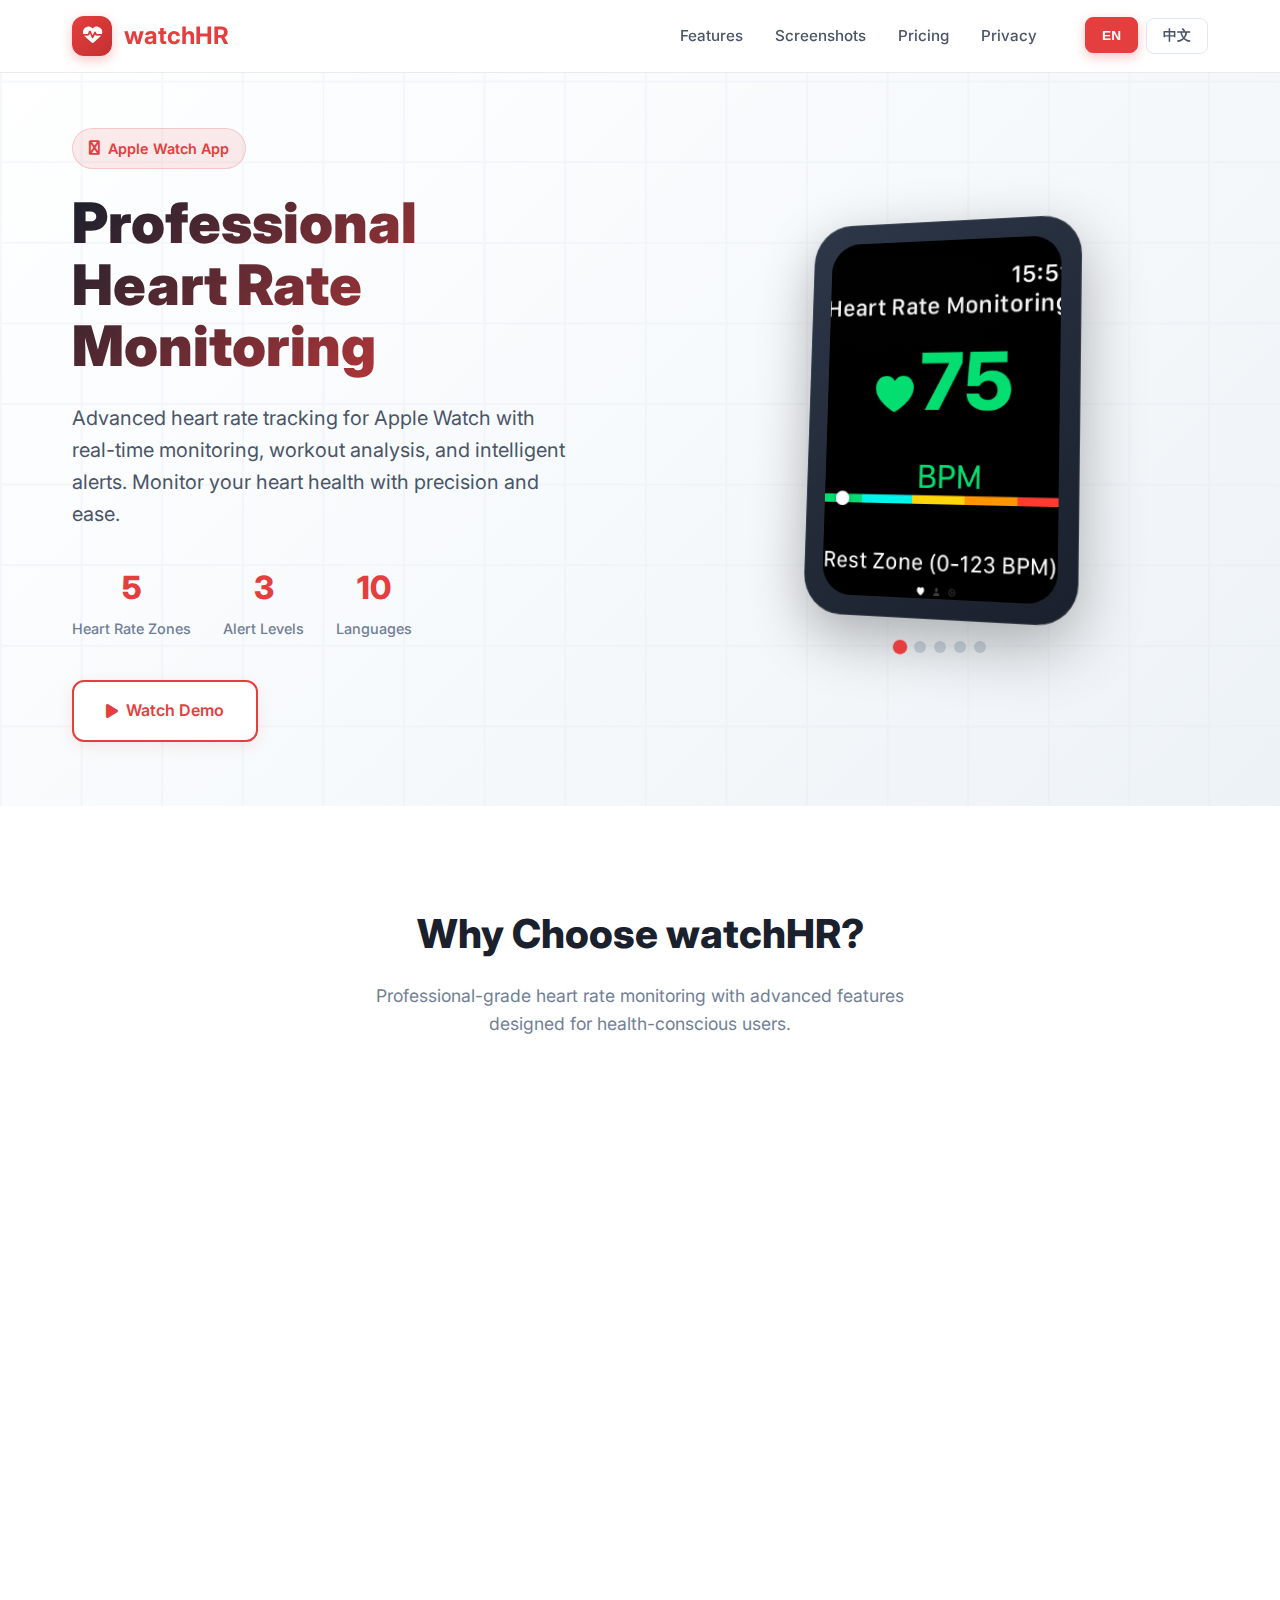
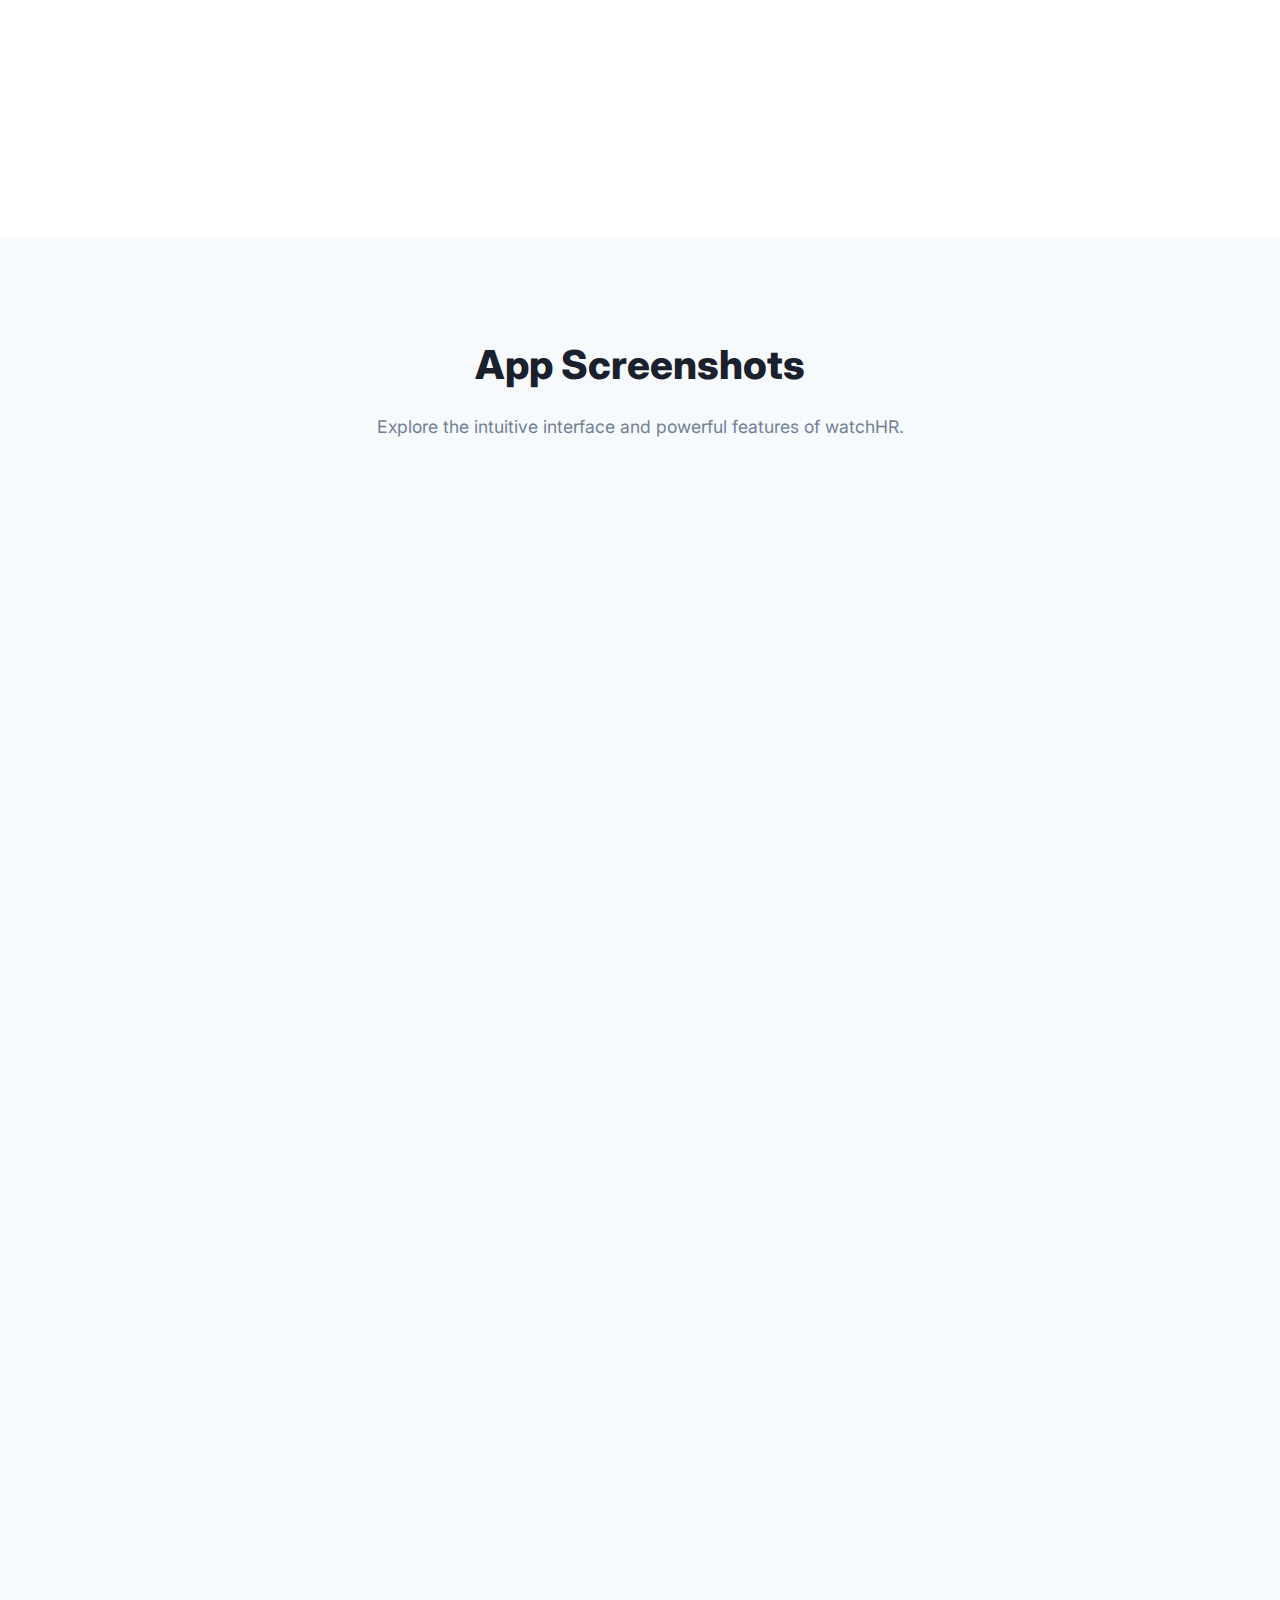
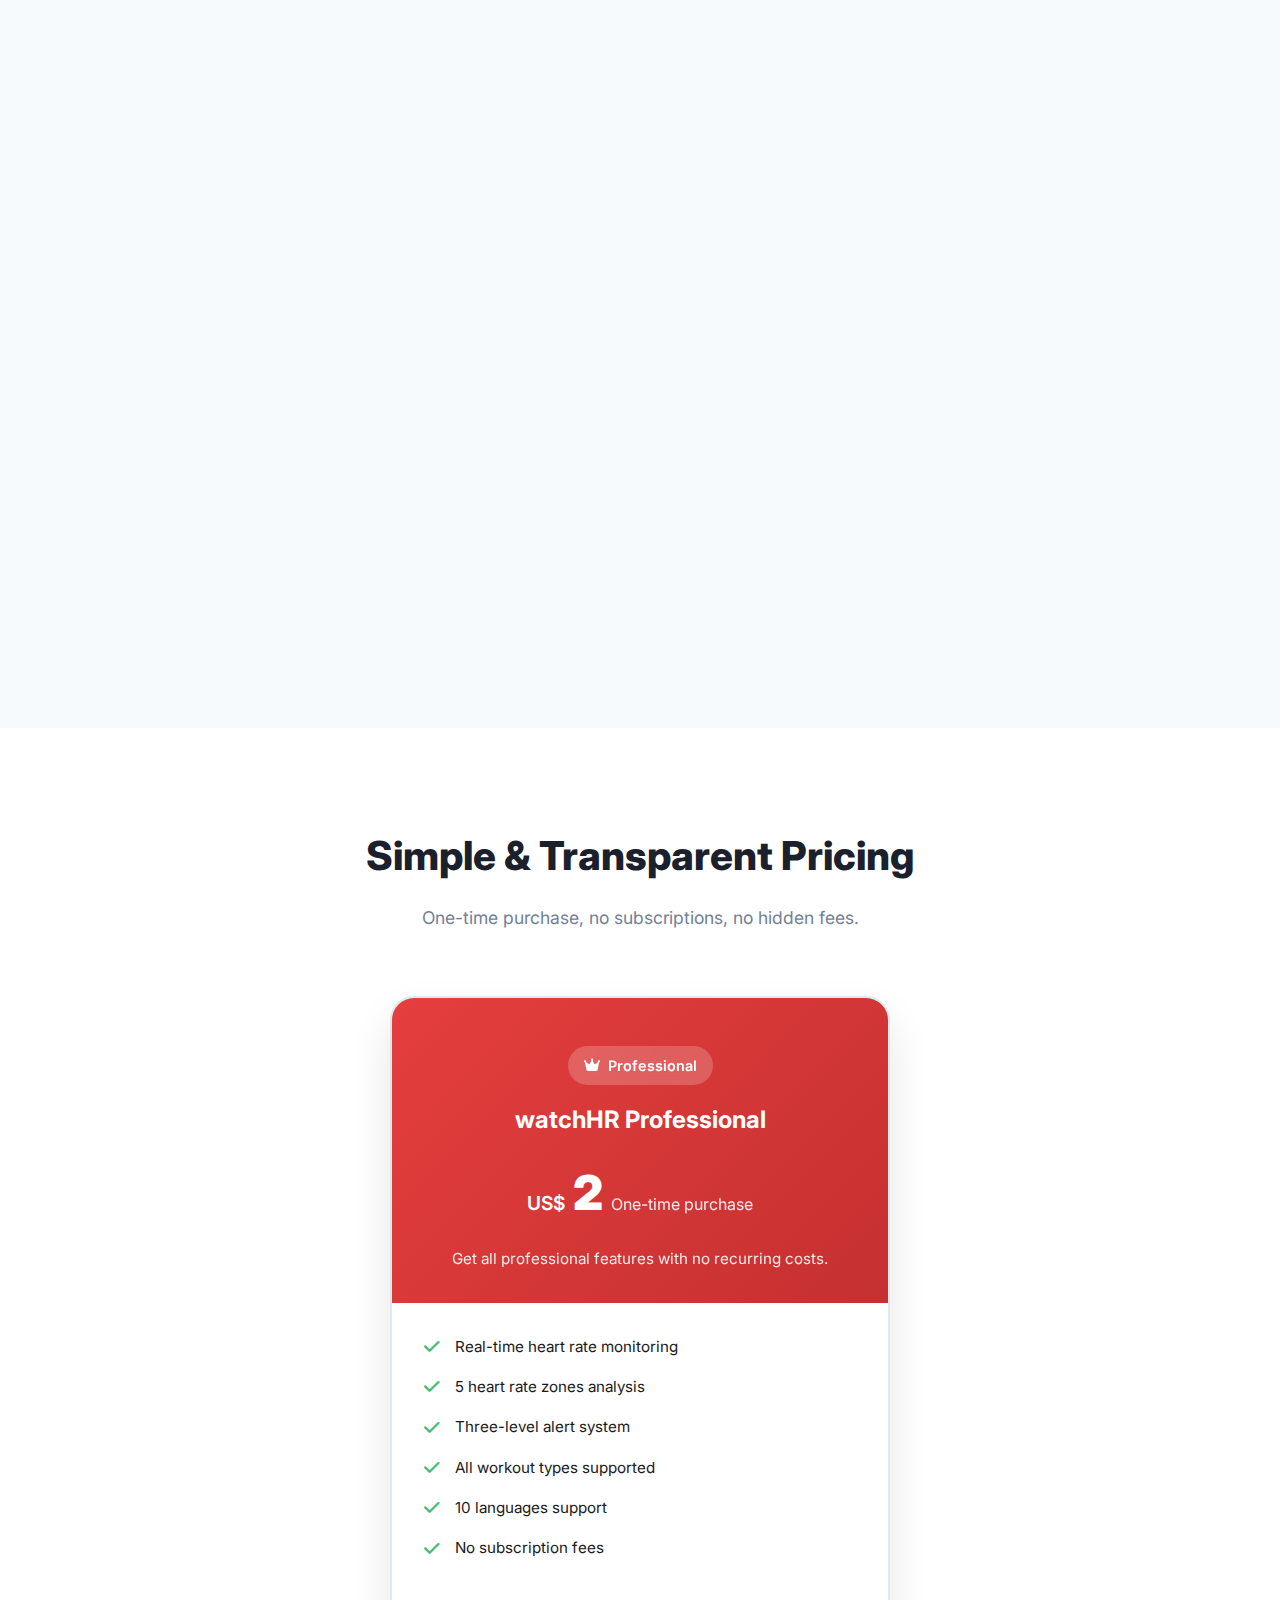
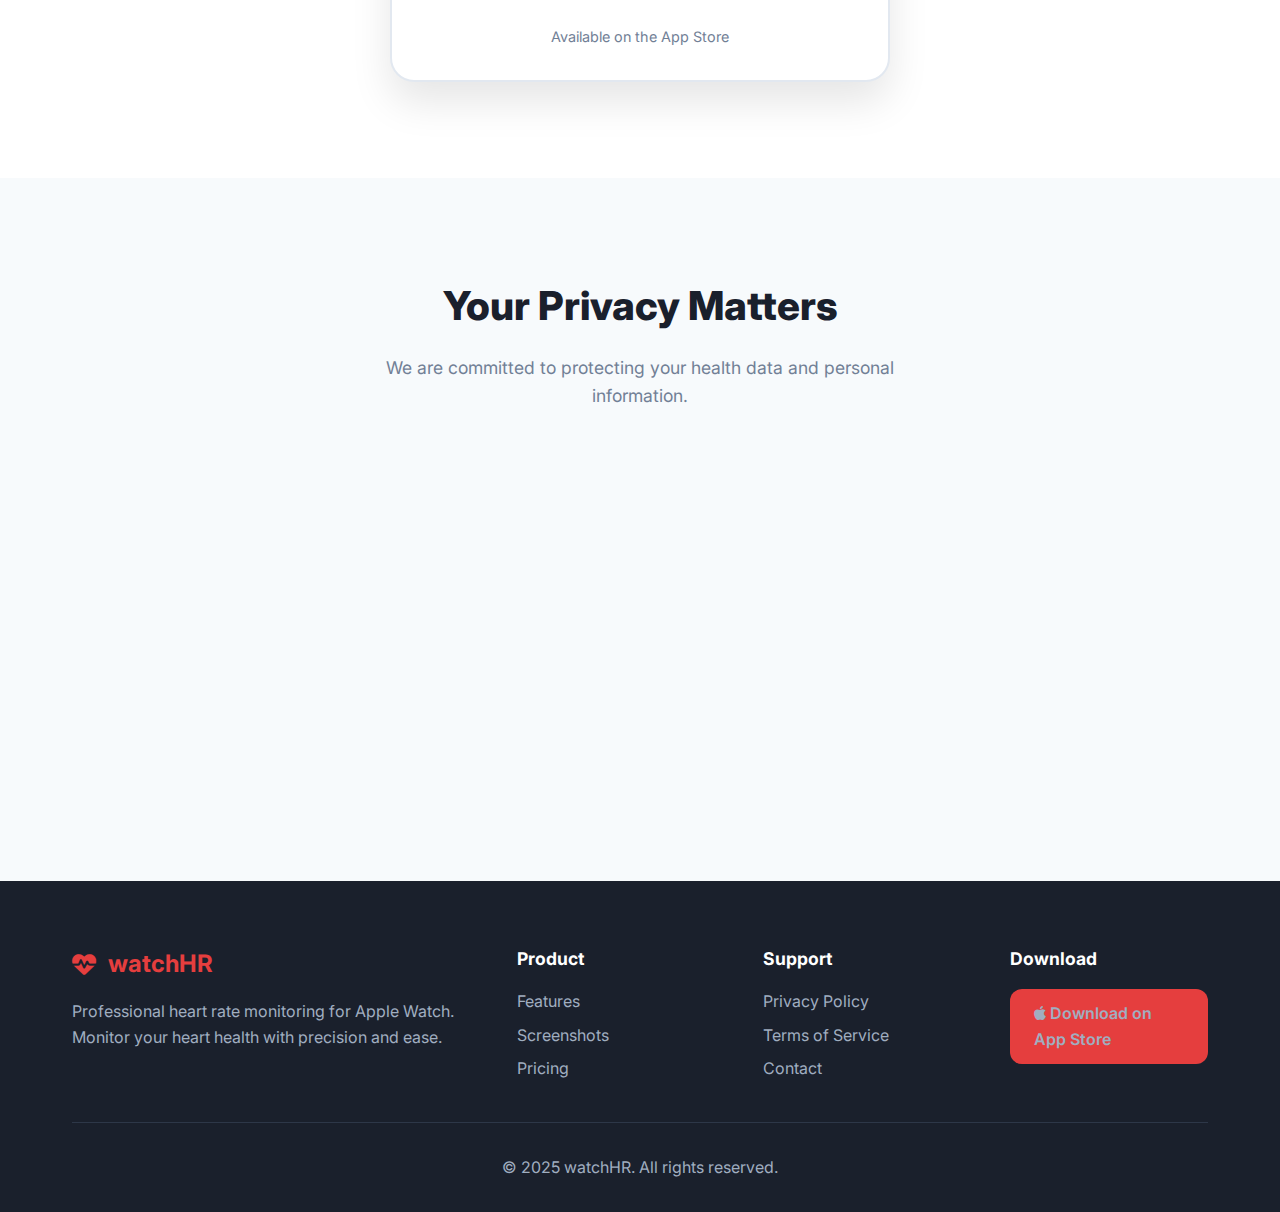
<file: index.html>
<!DOCTYPE html>
<html lang="en">
<head>
    <meta charset="UTF-8">
    <meta name="viewport" content="width=device-width, initial-scale=1.0">
    <title>watchHR - Professional Heart Rate Monitoring for Apple Watch</title>
    <meta name="description" content="Professional heart rate monitoring app for Apple Watch with real-time tracking, workout analysis, and multi-language support.">
    <link rel="stylesheet" href="styles.css">
    <link href="https://fonts.googleapis.com/css2?family=Inter:wght@300;400;500;600;700;800;900&display=swap" rel="stylesheet">
    <link rel="stylesheet" href="https://cdnjs.cloudflare.com/ajax/libs/font-awesome/6.4.0/css/all.min.css">
</head>
<body>
    <!-- Navigation -->
    <nav class="navbar">
        <div class="nav-container">
            <div class="nav-logo">
                <div class="logo-icon">
                    <i class="fas fa-heartbeat"></i>
                </div>
                <span class="logo-text" data-en="watchHR" data-zh="watchHR">watchHR</span>
            </div>
            <div class="nav-links">
                <a href="#features" class="nav-link" data-en="Features" data-zh="功能特色">Features</a>
                <a href="#screenshots" class="nav-link" data-en="Screenshots" data-zh="應用截圖">Screenshots</a>
                <a href="#pricing" class="nav-link" data-en="Pricing" data-zh="價格方案">Pricing</a>
                <a href="#privacy" class="nav-link" data-en="Privacy" data-zh="隱私政策">Privacy</a>
                <div class="language-switcher">
                    <button class="lang-btn active" data-lang="en">EN</button>
                    <button class="lang-btn" data-lang="zh">中文</button>
                </div>
            </div>
            <div class="nav-toggle">
                <span></span>
                <span></span>
                <span></span>
            </div>
        </div>
    </nav>

    <!-- Hero Section -->
    <section class="hero">
        <div class="hero-container">
            <div class="hero-content">
                <div class="hero-badge">
                    <i class="fas fa-apple"></i>
                    <span data-en="Apple Watch App" data-zh="Apple Watch 應用">Apple Watch App</span>
                </div>
                <h1 class="hero-title" data-en="Professional Heart Rate Monitoring" data-zh="專業級心率監測">
                    Professional Heart Rate Monitoring
                </h1>
                <p class="hero-subtitle" data-en="Advanced heart rate tracking for Apple Watch with real-time monitoring, workout analysis, and intelligent alerts. Monitor your heart health with precision and ease." data-zh="專為 Apple Watch 設計的專業心率監測應用程式，提供實時追蹤、運動分析和智能警報。以精確和簡便的方式監測您的心臟健康。">
                    Advanced heart rate tracking for Apple Watch with real-time monitoring, workout analysis, and intelligent alerts. Monitor your heart health with precision and ease.
                </p>
                <div class="hero-stats">
                    <div class="stat-item">
                        <div class="stat-number">5</div>
                        <div class="stat-label" data-en="Heart Rate Zones" data-zh="心率區間">Heart Rate Zones</div>
                    </div>
                    <div class="stat-item">
                        <div class="stat-number">3</div>
                        <div class="stat-label" data-en="Alert Levels" data-zh="警報等級">Alert Levels</div>
                    </div>
                    <div class="stat-item">
                        <div class="stat-number">10</div>
                        <div class="stat-label" data-en="Languages" data-zh="語言支援">Languages</div>
                    </div>
                </div>
                <div class="hero-buttons">
                    <a href="#features" class="btn btn-secondary">
                        <i class="fas fa-play"></i>
                        <span data-en="Watch Demo" data-zh="觀看演示">Watch Demo</span>
                    </a>
                </div>
            </div>
            <div class="hero-visual">
                <div class="watch-showcase">
                    <div class="watch-device">
                        <div class="watch-screen active" data-screen="home">
                            <img src="en_US/1_home.png" alt="Home Screen" class="screen-image">
                        </div>
                        <div class="watch-screen" data-screen="profile">
                            <img src="en_US/2_profile_1.png" alt="Profile Screen" class="screen-image">
                        </div>
                        <div class="watch-screen" data-screen="year">
                            <img src="en_US/3_profile_year.png" alt="Year View" class="screen-image">
                        </div>
                        <div class="watch-screen" data-screen="hr">
                            <img src="en_US/4_profile_hr.png" alt="Heart Rate View" class="screen-image">
                        </div>
                        <div class="watch-screen" data-screen="zones">
                            <img src="en_US/5_profile_viewzone.png" alt="Heart Rate Zones" class="screen-image">
                        </div>
                    </div>
                    <div class="screen-indicators">
                        <button class="indicator active" data-screen="home"></button>
                        <button class="indicator" data-screen="profile"></button>
                        <button class="indicator" data-screen="year"></button>
                        <button class="indicator" data-screen="hr"></button>
                        <button class="indicator" data-screen="zones"></button>
                    </div>
                </div>
            </div>
        </div>
    </section>

    <!-- Features Section -->
    <section id="features" class="features">
        <div class="container">
            <div class="section-header">
                <h2 class="section-title" data-en="Why Choose watchHR?" data-zh="為什麼選擇 watchHR？">Why Choose watchHR?</h2>
                <p class="section-subtitle" data-en="Professional-grade heart rate monitoring with advanced features designed for health-conscious users." data-zh="專業級心率監測，專為注重健康的用戶設計的先進功能。">
                    Professional-grade heart rate monitoring with advanced features designed for health-conscious users.
                </p>
            </div>
            <div class="features-grid">
                <div class="feature-card">
                    <div class="feature-icon">
                        <i class="fas fa-heartbeat"></i>
                    </div>
                    <h3 class="feature-title" data-en="Real-time Monitoring" data-zh="實時監測">Real-time Monitoring</h3>
                    <p class="feature-description" data-en="Continuous heart rate tracking with background operation support and high-precision data collection." data-zh="持續心率追蹤，支援背景運行和高精度數據採集。">
                        Continuous heart rate tracking with background operation support and high-precision data collection.
                    </p>
                </div>
                <div class="feature-card">
                    <div class="feature-icon">
                        <i class="fas fa-chart-line"></i>
                    </div>
                    <h3 class="feature-title" data-en="Heart Rate Zones" data-zh="心率區間">Heart Rate Zones</h3>
                    <p class="feature-description" data-en="Professional heart rate zone analysis with 5 zones including aerobic, anaerobic, and maximum heart rate zones." data-zh="專業心率區間分析，包含有氧、無氧和最大心率等5個區間。">
                        Professional heart rate zone analysis with 5 zones including aerobic, anaerobic, and maximum heart rate zones.
                    </p>
                </div>
                <div class="feature-card">
                    <div class="feature-icon">
                        <i class="fas fa-bell"></i>
                    </div>
                    <h3 class="feature-title" data-en="Smart Alerts" data-zh="智能警報">Smart Alerts</h3>
                    <p class="feature-description" data-en="Three-level alert system with customizable thresholds for high, low, and abnormal heart rates." data-zh="三級警報系統，可自訂高心率、低心率和異常心率的閾值。">
                        Three-level alert system with customizable thresholds for high, low, and abnormal heart rates.
                    </p>
                </div>

                <div class="feature-card">
                    <div class="feature-icon">
                        <i class="fas fa-globe"></i>
                    </div>
                    <h3 class="feature-title" data-en="Multi-language" data-zh="多語言支援">Multi-language</h3>
                    <p class="feature-description" data-en="Support for 10 languages with complete localization for English and Traditional Chinese." data-zh="支援10種語言，英文和繁體中文完整本地化。">
                        Support for 10 languages with complete localization for English and Traditional Chinese.
                    </p>
                </div>
            </div>
        </div>
    </section>

    <!-- Screenshots Section -->
    <section id="screenshots" class="screenshots">
        <div class="container">
            <div class="section-header">
                <h2 class="section-title" data-en="App Screenshots" data-zh="應用截圖">App Screenshots</h2>
                <p class="section-subtitle" data-en="Explore the intuitive interface and powerful features of watchHR." data-zh="探索 watchHR 的直觀介面和強大功能。">
                    Explore the intuitive interface and powerful features of watchHR.
                </p>
            </div>
            <div class="screenshots-grid">
                <div class="screenshot-item">
                    <div class="screenshot-card">
                        <img src="en_US/1_home.png" alt="Home Screen" class="screenshot-image">
                        <div class="screenshot-overlay">
                            <h4 data-en="Home Dashboard" data-zh="主頁儀表板">Home Dashboard</h4>
                            <p data-en="Real-time heart rate display with zone indicators" data-zh="實時心率顯示與區間指示器">Real-time heart rate display with zone indicators</p>
                        </div>
                    </div>
                </div>
                <div class="screenshot-item">
                    <div class="screenshot-card">
                        <img src="en_US/2_profile_1.png" alt="Profile View" class="screenshot-image">
                        <div class="screenshot-overlay">
                            <h4 data-en="Profile Overview" data-zh="個人資料概覽">Profile Overview</h4>
                            <p data-en="Personal health statistics and achievements" data-zh="個人健康統計和成就">Personal health statistics and achievements</p>
                        </div>
                    </div>
                </div>
                <div class="screenshot-item">
                    <div class="screenshot-card">
                        <img src="en_US/3_profile_year.png" alt="Year View" class="screenshot-image">
                        <div class="screenshot-overlay">
                            <h4 data-en="Annual Statistics" data-zh="年度統計">Annual Statistics</h4>
                            <p data-en="Yearly heart rate trends and workout summary" data-zh="年度心率趨勢和運動摘要">Yearly heart rate trends and workout summary</p>
                        </div>
                    </div>
                </div>
                <div class="screenshot-item">
                    <div class="screenshot-card">
                        <img src="en_US/4_profile_hr.png" alt="Heart Rate View" class="screenshot-image">
                        <div class="screenshot-overlay">
                            <h4 data-en="Heart Rate Analysis" data-zh="心率分析">Heart Rate Analysis</h4>
                            <p data-en="Detailed heart rate patterns and insights" data-zh="詳細心率模式和洞察">Detailed heart rate patterns and insights</p>
                        </div>
                    </div>
                </div>
                <div class="screenshot-item">
                    <div class="screenshot-card">
                        <img src="en_US/5_profile_viewzone.png" alt="Heart Rate Zones" class="screenshot-image">
                        <div class="screenshot-overlay">
                            <h4 data-en="Heart Rate Zones" data-zh="心率區間">Heart Rate Zones</h4>
                            <p data-en="Professional zone analysis with 5 training zones" data-zh="專業區間分析，包含5個訓練區間">Professional zone analysis with 5 training zones</p>
                        </div>
                    </div>
                </div>
                <div class="screenshot-item">
                    <div class="screenshot-card">
                        <img src="en_US/6_setting_high.png" alt="High Heart Rate Alert" class="screenshot-image">
                        <div class="screenshot-overlay">
                            <h4 data-en="High Heart Rate Alert" data-zh="高心率警報">High Heart Rate Alert</h4>
                            <p data-en="Customizable high heart rate threshold settings" data-zh="可自訂的高心率閾值設定">Customizable high heart rate threshold settings</p>
                        </div>
                    </div>
                </div>
                <div class="screenshot-item">
                    <div class="screenshot-card">
                        <img src="en_US/7_setting_low.png" alt="Low Heart Rate Alert" class="screenshot-image">
                        <div class="screenshot-overlay">
                            <h4 data-en="Low Heart Rate Alert" data-zh="低心率警報">Low Heart Rate Alert</h4>
                            <p data-en="Customizable low heart rate threshold settings" data-zh="可自訂的低心率閾值設定">Customizable low heart rate threshold settings</p>
                        </div>
                    </div>
                </div>
                <div class="screenshot-item">
                    <div class="screenshot-card">
                        <img src="en_US/8_setting_abnormal.png" alt="Abnormal Heart Rate Alert" class="screenshot-image">
                        <div class="screenshot-overlay">
                            <h4 data-en="Abnormal Heart Rate Alert" data-zh="異常心率警報">Abnormal Heart Rate Alert</h4>
                            <p data-en="Smart detection of irregular heart rate patterns" data-zh="智能檢測不規則心率模式">Smart detection of irregular heart rate patterns</p>
                        </div>
                    </div>
                </div>
                <div class="screenshot-item">
                    <div class="screenshot-card">
                        <img src="en_US/9_setting_abnormaladj.png" alt="Abnormal Heart Rate Adjustment" class="screenshot-image">
                        <div class="screenshot-overlay">
                            <h4 data-en="Abnormal Heart Rate Adjustment" data-zh="異常心率調整">Abnormal Heart Rate Adjustment</h4>
                            <p data-en="Fine-tune abnormal heart rate detection sensitivity" data-zh="微調異常心率檢測靈敏度">Fine-tune abnormal heart rate detection sensitivity</p>
                        </div>
                    </div>
                </div>
                <div class="screenshot-item">
                    <div class="screenshot-card">
                        <img src="en_US/10_main_counting.png" alt="Main Counting" class="screenshot-image">
                        <div class="screenshot-overlay">
                            <h4 data-en="Workout Counter" data-zh="運動計數器">Workout Counter</h4>
                            <p data-en="Real-time workout tracking with heart rate monitoring" data-zh="實時運動追蹤與心率監測">Real-time workout tracking with heart rate monitoring</p>
                        </div>
                    </div>
                </div>
            </div>
        </div>
    </section>

    <!-- Pricing Section -->
    <section id="pricing" class="pricing">
        <div class="container">
            <div class="section-header">
                <h2 class="section-title" data-en="Simple & Transparent Pricing" data-zh="簡單透明的定價">Simple & Transparent Pricing</h2>
                <p class="section-subtitle" data-en="One-time purchase, no subscriptions, no hidden fees." data-zh="一次買斷，無訂閱費用，無隱藏費用。">
                    One-time purchase, no subscriptions, no hidden fees.
                </p>
            </div>
            <div class="pricing-card">
                <div class="pricing-header">
                    <div class="pricing-badge">
                        <i class="fas fa-crown"></i>
                        <span data-en="Professional" data-zh="專業版">Professional</span>
                    </div>
                    <h3 class="pricing-title" data-en="watchHR Professional" data-zh="watchHR 專業版">watchHR Professional</h3>
                    <div class="price">
                        <span class="currency" data-en="US$" data-zh="NT$">US$</span>
                        <span class="amount" data-en="2" data-zh="69">2</span>
                        <span class="period" data-en="One-time purchase" data-zh="一次買斷">One-time purchase</span>
                    </div>
                    <p class="pricing-description" data-en="Get all professional features with no recurring costs." data-zh="獲得所有專業功能，無重複費用。">
                        Get all professional features with no recurring costs.
                    </p>
                </div>
                <div class="pricing-features">
                    <div class="feature-item">
                        <i class="fas fa-check"></i>
                        <span data-en="Real-time heart rate monitoring" data-zh="實時心率監測">Real-time heart rate monitoring</span>
                    </div>
                    <div class="feature-item">
                        <i class="fas fa-check"></i>
                        <span data-en="5 heart rate zones analysis" data-zh="5個心率區間分析">5 heart rate zones analysis</span>
                    </div>
                    <div class="feature-item">
                        <i class="fas fa-check"></i>
                        <span data-en="Three-level alert system" data-zh="三級警報系統">Three-level alert system</span>
                    </div>
                    <div class="feature-item">
                        <i class="fas fa-check"></i>
                        <span data-en="All workout types supported" data-zh="支援所有運動類型">All workout types supported</span>
                    </div>

                    <div class="feature-item">
                        <i class="fas fa-check"></i>
                        <span data-en="10 languages support" data-zh="支援10種語言">10 languages support</span>
                    </div>

                    <div class="feature-item">
                        <i class="fas fa-check"></i>
                        <span data-en="No subscription fees" data-zh="無訂閱費用">No subscription fees</span>
                    </div>
                </div>
                <div class="pricing-cta">
                    <p class="pricing-note" data-en="Available on the App Store" data-zh="App Store 上架中">Available on the App Store</p>
                </div>
            </div>
        </div>
    </section>

    <!-- Privacy Section -->
    <section id="privacy" class="privacy">
        <div class="container">
            <div class="section-header">
                <h2 class="section-title" data-en="Your Privacy Matters" data-zh="您的隱私很重要">Your Privacy Matters</h2>
                <p class="section-subtitle" data-en="We are committed to protecting your health data and personal information." data-zh="我們致力於保護您的健康數據和個人資訊。">
                    We are committed to protecting your health data and personal information.
                </p>
            </div>
            <div class="privacy-grid">
                <div class="privacy-card">
                    <div class="privacy-icon">
                        <i class="fas fa-shield-alt"></i>
                    </div>
                    <h3 data-en="Local Data Storage" data-zh="本地數據儲存">Local Data Storage</h3>
                    <p data-en="All your health data is stored locally on your device and never uploaded to external servers." data-zh="您的所有健康數據都儲存在本地設備上，絕不上傳到外部伺服器。">
                        All your health data is stored locally on your device and never uploaded to external servers.
                    </p>
                </div>
                <div class="privacy-card">
                    <div class="privacy-icon">
                        <i class="fas fa-user-secret"></i>
                    </div>
                    <h3 data-en="No Personal Tracking" data-zh="無個人追蹤">No Personal Tracking</h3>
                    <p data-en="We do not collect, track, or store any personal identification information." data-zh="我們不收集、追蹤或儲存任何個人身份識別資訊。">
                        We do not collect, track, or store any personal identification information.
                    </p>
                </div>
                <div class="privacy-card">
                    <div class="privacy-icon">
                        <i class="fas fa-lock"></i>
                    </div>
                    <h3 data-en="Apple Standards" data-zh="Apple 標準">Apple Standards</h3>
                    <p data-en="Compliant with Apple's privacy guidelines and HealthKit security standards." data-zh="符合 Apple 隱私指南和 HealthKit 安全標準。">
                        Compliant with Apple's privacy guidelines and HealthKit security standards.
                    </p>
                </div>
            </div>
        </div>
    </section>

    <!-- Footer -->
    <footer class="footer">
        <div class="container">
            <div class="footer-content">
                <div class="footer-section">
                    <div class="footer-logo">
                        <i class="fas fa-heartbeat"></i>
                        <span>watchHR</span>
                    </div>
                    <p data-en="Professional heart rate monitoring for Apple Watch. Monitor your heart health with precision and ease." data-zh="專為 Apple Watch 設計的專業心率監測。以精確和簡便的方式監測您的心臟健康。">
                        Professional heart rate monitoring for Apple Watch. Monitor your heart health with precision and ease.
                    </p>
                </div>
                <div class="footer-section">
                    <h4 data-en="Product" data-zh="產品">Product</h4>
                    <a href="#features" data-en="Features" data-zh="功能特色">Features</a>
                    <a href="#screenshots" data-en="Screenshots" data-zh="應用截圖">Screenshots</a>
                    <a href="#pricing" data-en="Pricing" data-zh="價格方案">Pricing</a>
                </div>
                <div class="footer-section">
                    <h4 data-en="Support" data-zh="支援">Support</h4>
                    <a href="#privacy" data-en="Privacy Policy" data-zh="隱私政策">Privacy Policy</a>
                    <a href="privacy.html" data-en="Terms of Service" data-zh="服務條款">Terms of Service</a>
                    <a href="#contact" data-en="Contact" data-zh="聯絡我們">Contact</a>
                </div>
                <div class="footer-section">
                    <h4 data-en="Download" data-zh="下載">Download</h4>
                    <a href="#download" class="download-link">
                        <i class="fab fa-apple"></i>
                        <span data-en="Download on App Store" data-zh="在 App Store 下載">Download on App Store</span>
                    </a>
                </div>
            </div>
            <div class="footer-bottom">
                <p>&copy; 2025 watchHR. All rights reserved.</p>
            </div>
        </div>
    </footer>

    <script src="script.js"></script>
</body>
</html>
</file>
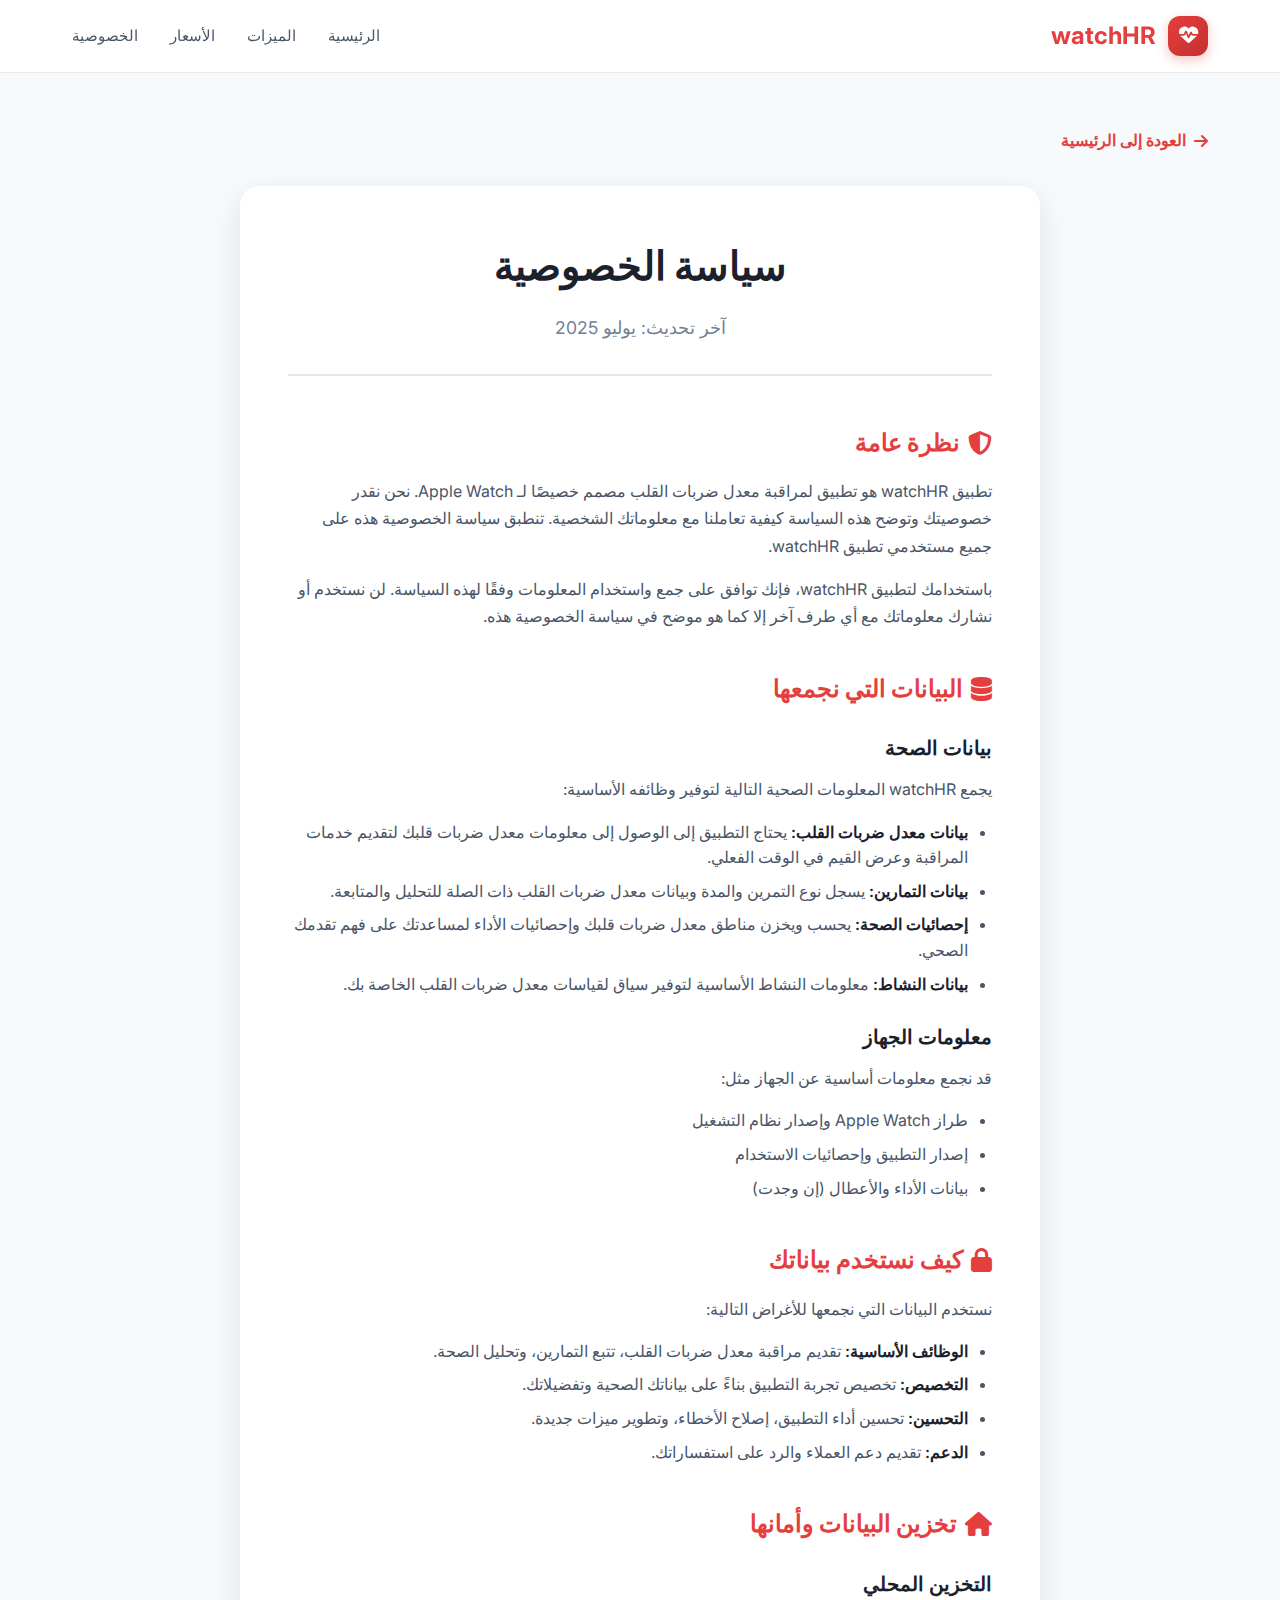
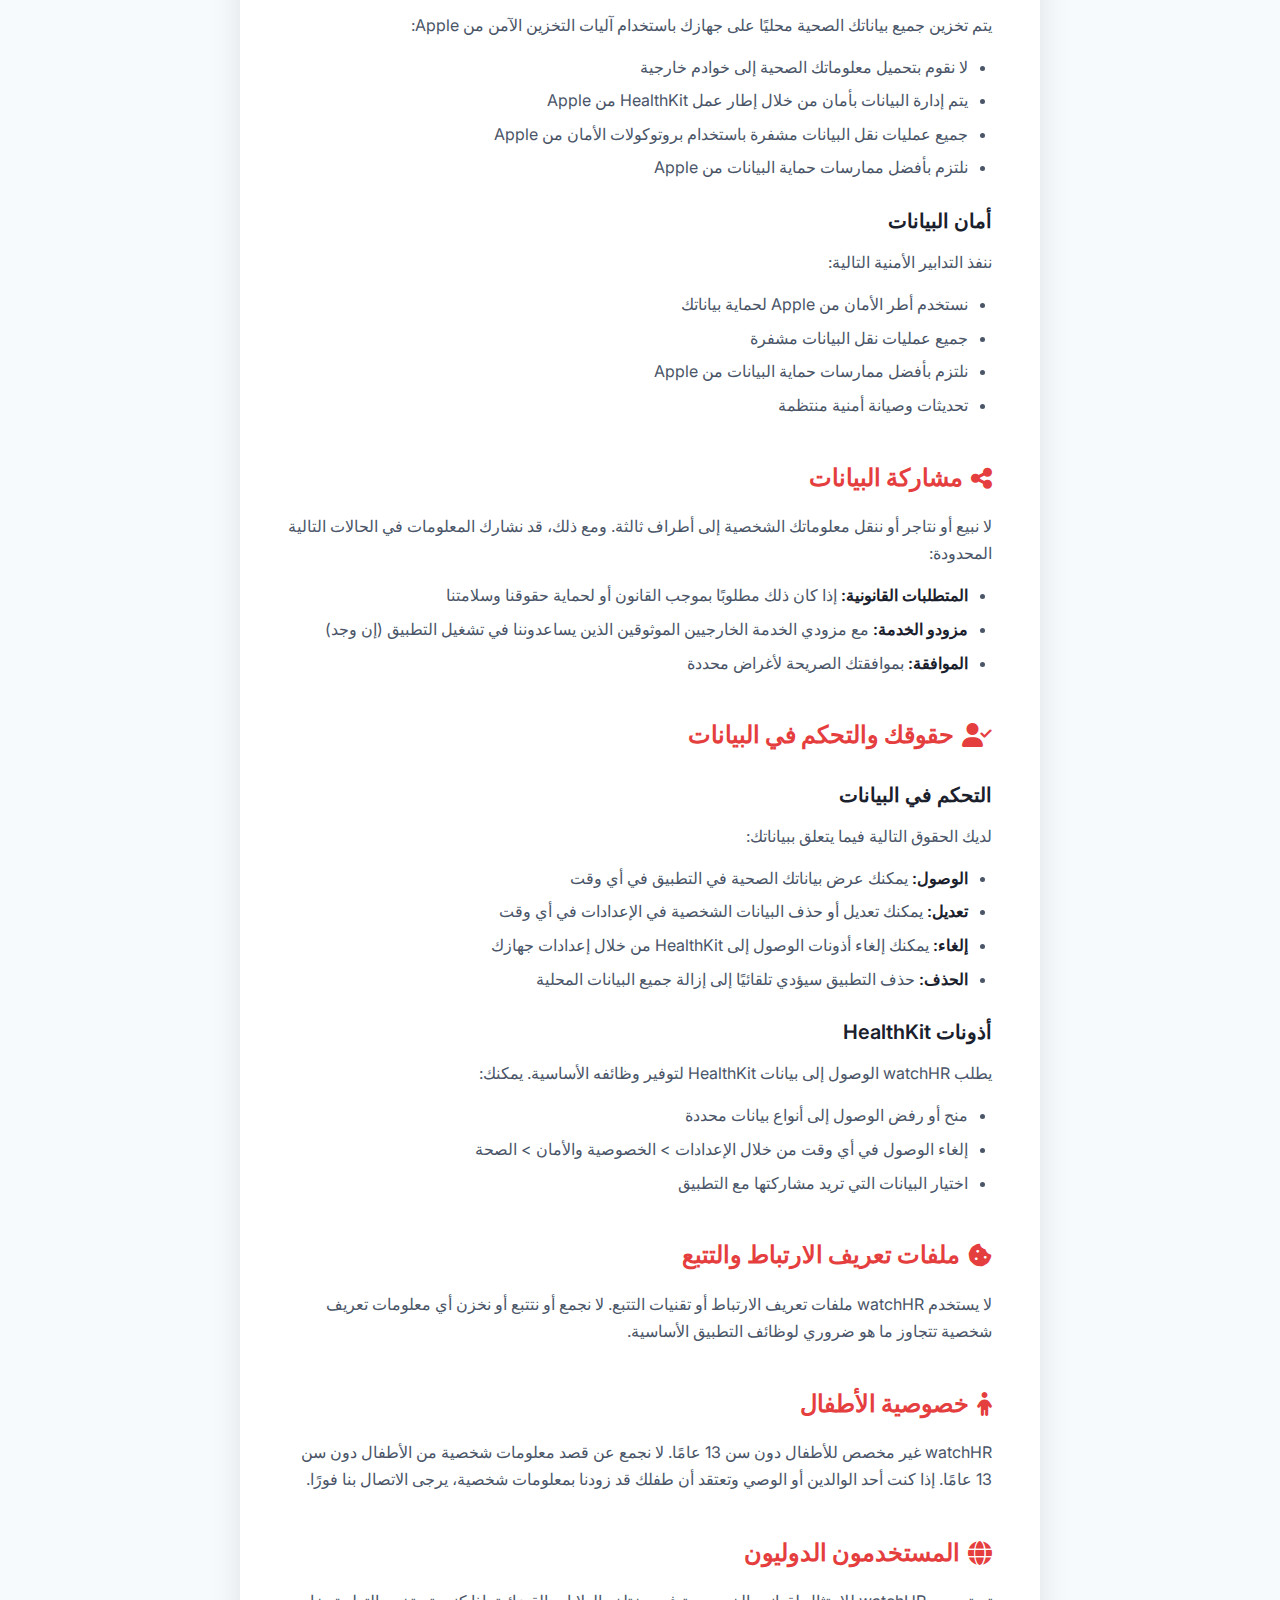
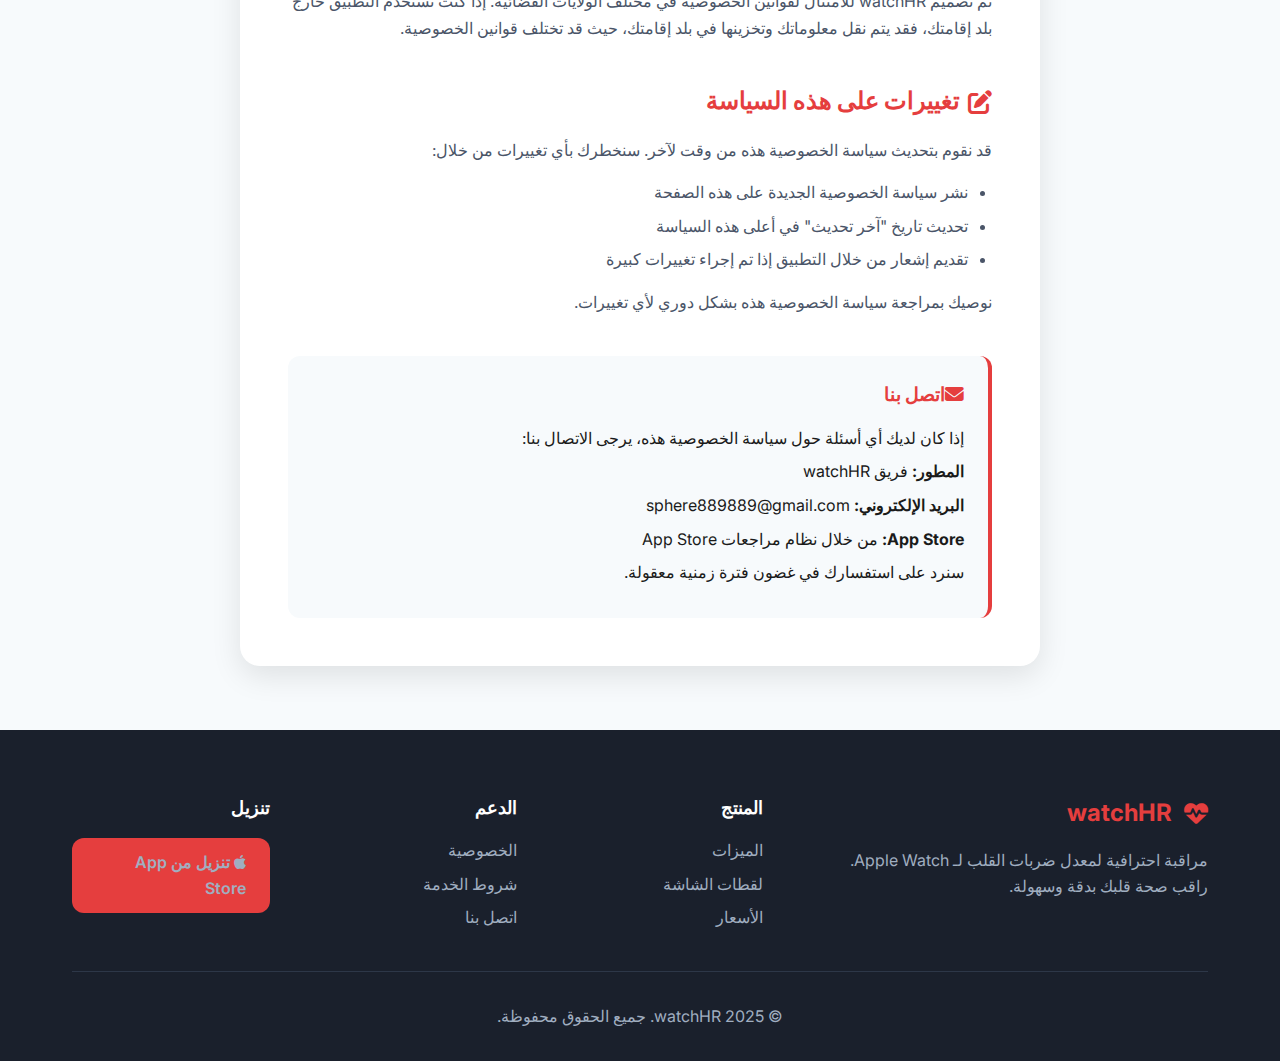
<file: privacy-ar.html>
<!DOCTYPE html>
<html lang="ar" dir="rtl">
<head>
    <meta charset="UTF-8">
    <meta name="viewport" content="width=device-width, initial-scale=1.0">
    <title>سياسة الخصوصية - watchHR</title>
    <meta name="description" content="سياسة الخصوصية لتطبيق watchHR لمراقبة معدل ضربات القلب الاحترافي">
    <link rel="stylesheet" href="styles.css">
    <link href="https://fonts.googleapis.com/css2?family=Inter:wght@300;400;500;600;700;800;900&display=swap" rel="stylesheet">
    <link rel="stylesheet" href="https://cdnjs.cloudflare.com/ajax/libs/font-awesome/6.4.0/css/all.min.css">
    <style>
        body, html { direction: rtl; }
        .privacy-page { padding: 8rem 0 4rem 0; background: #f7fafc; }
        .privacy-container { max-width: 800px; margin: 0 auto; background: white; border-radius: 20px; padding: 3rem; box-shadow: 0 10px 30px rgba(0, 0, 0, 0.1); }
        .privacy-header { text-align: center; margin-bottom: 3rem; padding-bottom: 2rem; border-bottom: 2px solid #e2e8f0; }
        .privacy-header h1 { font-size: 2.5rem; font-weight: 800; color: #1a202c; margin-bottom: 1rem; }
        .privacy-header p { color: #718096; font-size: 1.1rem; }
        .privacy-section { margin-bottom: 2.5rem; }
        .privacy-section h2 { font-size: 1.5rem; font-weight: 700; color: #e53e3e; margin-bottom: 1rem; display: flex; align-items: center; gap: 0.5rem; }
        .privacy-section h3 { font-size: 1.25rem; font-weight: 600; color: #1a202c; margin: 1.5rem 0 0.75rem 0; }
        .privacy-section p { color: #4a5568; line-height: 1.7; margin-bottom: 1rem; }
        .privacy-section ul { margin: 1rem 0; padding-right: 1.5rem; }
        .privacy-section li { color: #4a5568; line-height: 1.6; margin-bottom: 0.5rem; }
        .privacy-section strong { color: #1a202c; font-weight: 600; }
        .back-link { display: inline-flex; align-items: center; gap: 0.5rem; color: #e53e3e; text-decoration: none; font-weight: 600; margin-bottom: 2rem; transition: all 0.3s ease; }
        .back-link:hover { color: #c53030; transform: translateX(5px); }
        .contact-info { background: #f7fafc; border-radius: 12px; padding: 1.5rem; margin-top: 2rem; border-right: 4px solid #e53e3e; }
        .contact-info h3 { color: #e53e3e; margin-bottom: 1rem; }
        .contact-info p { margin-bottom: 0.5rem; }
        @media (max-width: 768px) { .privacy-container { margin: 0 1rem; padding: 2rem; } .privacy-header h1 { font-size: 2rem; } .privacy-section h2 { font-size: 1.25rem; } }
    </style>
</head>
<body>
    <!-- Navigation -->
    <nav class="navbar">
        <div class="nav-container">
            <div class="nav-logo">
                <div class="logo-icon">
                    <i class="fas fa-heartbeat"></i>
                </div>
                <span class="logo-text">watchHR</span>
            </div>
            <div class="nav-links">
                <a href="index.html" class="nav-link">الرئيسية</a>
                <a href="index.html#features" class="nav-link">الميزات</a>
                <a href="index.html#pricing" class="nav-link">الأسعار</a>
                <a href="privacy.html" class="nav-link">الخصوصية</a>
            </div>
            <div class="nav-toggle">
                <span></span>
                <span></span>
                <span></span>
            </div>
        </div>
    </nav>
    <section class="privacy-page">
        <div class="container">
            <a href="index.html" class="back-link">
                <i class="fas fa-arrow-right"></i>
                العودة إلى الرئيسية
            </a>
            <div class="privacy-container">
                <div class="privacy-header">
                    <h1>سياسة الخصوصية</h1>
                    <p>آخر تحديث: يوليو 2025</p>
                </div>
                <div class="privacy-section">
                    <h2><i class="fas fa-shield-alt"></i>نظرة عامة</h2>
                    <p>تطبيق watchHR هو تطبيق لمراقبة معدل ضربات القلب مصمم خصيصًا لـ Apple Watch. نحن نقدر خصوصيتك وتوضح هذه السياسة كيفية تعاملنا مع معلوماتك الشخصية. تنطبق سياسة الخصوصية هذه على جميع مستخدمي تطبيق watchHR.</p>
                    <p>باستخدامك لتطبيق watchHR، فإنك توافق على جمع واستخدام المعلومات وفقًا لهذه السياسة. لن نستخدم أو نشارك معلوماتك مع أي طرف آخر إلا كما هو موضح في سياسة الخصوصية هذه.</p>
                </div>
                <div class="privacy-section">
                    <h2><i class="fas fa-database"></i>البيانات التي نجمعها</h2>
                    <h3>بيانات الصحة</h3>
                    <p>يجمع watchHR المعلومات الصحية التالية لتوفير وظائفه الأساسية:</p>
                    <ul>
                        <li><strong>بيانات معدل ضربات القلب:</strong> يحتاج التطبيق إلى الوصول إلى معلومات معدل ضربات قلبك لتقديم خدمات المراقبة وعرض القيم في الوقت الفعلي.</li>
                        <li><strong>بيانات التمارين:</strong> يسجل نوع التمرين والمدة وبيانات معدل ضربات القلب ذات الصلة للتحليل والمتابعة.</li>
                        <li><strong>إحصائيات الصحة:</strong> يحسب ويخزن مناطق معدل ضربات قلبك وإحصائيات الأداء لمساعدتك على فهم تقدمك الصحي.</li>
                        <li><strong>بيانات النشاط:</strong> معلومات النشاط الأساسية لتوفير سياق لقياسات معدل ضربات القلب الخاصة بك.</li>
                    </ul>
                    <h3>معلومات الجهاز</h3>
                    <p>قد نجمع معلومات أساسية عن الجهاز مثل:</p>
                    <ul>
                        <li>طراز Apple Watch وإصدار نظام التشغيل</li>
                        <li>إصدار التطبيق وإحصائيات الاستخدام</li>
                        <li>بيانات الأداء والأعطال (إن وجدت)</li>
                    </ul>
                </div>
                <div class="privacy-section">
                    <h2><i class="fas fa-lock"></i>كيف نستخدم بياناتك</h2>
                    <p>نستخدم البيانات التي نجمعها للأغراض التالية:</p>
                    <ul>
                        <li><strong>الوظائف الأساسية:</strong> تقديم مراقبة معدل ضربات القلب، تتبع التمارين، وتحليل الصحة.</li>
                        <li><strong>التخصيص:</strong> تخصيص تجربة التطبيق بناءً على بياناتك الصحية وتفضيلاتك.</li>
                        <li><strong>التحسين:</strong> تحسين أداء التطبيق، إصلاح الأخطاء، وتطوير ميزات جديدة.</li>
                        <li><strong>الدعم:</strong> تقديم دعم العملاء والرد على استفساراتك.</li>
                    </ul>
                </div>
                <div class="privacy-section">
                    <h2><i class="fas fa-home"></i>تخزين البيانات وأمانها</h2>
                    <h3>التخزين المحلي</h3>
                    <p>يتم تخزين جميع بياناتك الصحية محليًا على جهازك باستخدام آليات التخزين الآمن من Apple:</p>
                    <ul>
                        <li>لا نقوم بتحميل معلوماتك الصحية إلى خوادم خارجية</li>
                        <li>يتم إدارة البيانات بأمان من خلال إطار عمل HealthKit من Apple</li>
                        <li>جميع عمليات نقل البيانات مشفرة باستخدام بروتوكولات الأمان من Apple</li>
                        <li>نلتزم بأفضل ممارسات حماية البيانات من Apple</li>
                    </ul>
                    <h3>أمان البيانات</h3>
                    <p>ننفذ التدابير الأمنية التالية:</p>
                    <ul>
                        <li>نستخدم أطر الأمان من Apple لحماية بياناتك</li>
                        <li>جميع عمليات نقل البيانات مشفرة</li>
                        <li>نلتزم بأفضل ممارسات حماية البيانات من Apple</li>
                        <li>تحديثات وصيانة أمنية منتظمة</li>
                    </ul>
                </div>
                <div class="privacy-section">
                    <h2><i class="fas fa-share-alt"></i>مشاركة البيانات</h2>
                    <p>لا نبيع أو نتاجر أو ننقل معلوماتك الشخصية إلى أطراف ثالثة. ومع ذلك، قد نشارك المعلومات في الحالات التالية المحدودة:</p>
                    <ul>
                        <li><strong>المتطلبات القانونية:</strong> إذا كان ذلك مطلوبًا بموجب القانون أو لحماية حقوقنا وسلامتنا</li>
                        <li><strong>مزودو الخدمة:</strong> مع مزودي الخدمة الخارجيين الموثوقين الذين يساعدوننا في تشغيل التطبيق (إن وجد)</li>
                        <li><strong>الموافقة:</strong> بموافقتك الصريحة لأغراض محددة</li>
                    </ul>
                </div>
                <div class="privacy-section">
                    <h2><i class="fas fa-user-check"></i>حقوقك والتحكم في البيانات</h2>
                    <h3>التحكم في البيانات</h3>
                    <p>لديك الحقوق التالية فيما يتعلق ببياناتك:</p>
                    <ul>
                        <li><strong>الوصول:</strong> يمكنك عرض بياناتك الصحية في التطبيق في أي وقت</li>
                        <li><strong>تعديل:</strong> يمكنك تعديل أو حذف البيانات الشخصية في الإعدادات في أي وقت</li>
                        <li><strong>إلغاء:</strong> يمكنك إلغاء أذونات الوصول إلى HealthKit من خلال إعدادات جهازك</li>
                        <li><strong>الحذف:</strong> حذف التطبيق سيؤدي تلقائيًا إلى إزالة جميع البيانات المحلية</li>
                    </ul>
                    <h3>أذونات HealthKit</h3>
                    <p>يطلب watchHR الوصول إلى بيانات HealthKit لتوفير وظائفه الأساسية. يمكنك:</p>
                    <ul>
                        <li>منح أو رفض الوصول إلى أنواع بيانات محددة</li>
                        <li>إلغاء الوصول في أي وقت من خلال الإعدادات > الخصوصية والأمان > الصحة</li>
                        <li>اختيار البيانات التي تريد مشاركتها مع التطبيق</li>
                    </ul>
                </div>
                <div class="privacy-section">
                    <h2><i class="fas fa-cookie-bite"></i>ملفات تعريف الارتباط والتتبع</h2>
                    <p>لا يستخدم watchHR ملفات تعريف الارتباط أو تقنيات التتبع. لا نجمع أو نتتبع أو نخزن أي معلومات تعريف شخصية تتجاوز ما هو ضروري لوظائف التطبيق الأساسية.</p>
                </div>
                <div class="privacy-section">
                    <h2><i class="fas fa-child"></i>خصوصية الأطفال</h2>
                    <p>watchHR غير مخصص للأطفال دون سن 13 عامًا. لا نجمع عن قصد معلومات شخصية من الأطفال دون سن 13 عامًا. إذا كنت أحد الوالدين أو الوصي وتعتقد أن طفلك قد زودنا بمعلومات شخصية، يرجى الاتصال بنا فورًا.</p>
                </div>
                <div class="privacy-section">
                    <h2><i class="fas fa-globe"></i>المستخدمون الدوليون</h2>
                    <p>تم تصميم watchHR للامتثال لقوانين الخصوصية في مختلف الولايات القضائية. إذا كنت تستخدم التطبيق خارج بلد إقامتك، فقد يتم نقل معلوماتك وتخزينها في بلد إقامتك، حيث قد تختلف قوانين الخصوصية.</p>
                </div>
                <div class="privacy-section">
                    <h2><i class="fas fa-edit"></i>تغييرات على هذه السياسة</h2>
                    <p>قد نقوم بتحديث سياسة الخصوصية هذه من وقت لآخر. سنخطرك بأي تغييرات من خلال:</p>
                    <ul>
                        <li>نشر سياسة الخصوصية الجديدة على هذه الصفحة</li>
                        <li>تحديث تاريخ "آخر تحديث" في أعلى هذه السياسة</li>
                        <li>تقديم إشعار من خلال التطبيق إذا تم إجراء تغييرات كبيرة</li>
                    </ul>
                    <p>نوصيك بمراجعة سياسة الخصوصية هذه بشكل دوري لأي تغييرات.</p>
                </div>
                <div class="contact-info">
                    <h3><i class="fas fa-envelope"></i>اتصل بنا</h3>
                    <p>إذا كان لديك أي أسئلة حول سياسة الخصوصية هذه، يرجى الاتصال بنا:</p>
                    <p><strong>المطور:</strong> فريق watchHR</p>
                    <p><strong>البريد الإلكتروني:</strong> sphere889889@gmail.com</p>
                    <p><strong>App Store:</strong> من خلال نظام مراجعات App Store</p>
                    <p>سنرد على استفسارك في غضون فترة زمنية معقولة.</p>
                </div>
            </div>
        </div>
    </section>
    <footer class="footer">
        <div class="container">
            <div class="footer-content">
                <div class="footer-section">
                    <div class="footer-logo">
                        <i class="fas fa-heartbeat"></i>
                        <span>watchHR</span>
                    </div>
                    <p>مراقبة احترافية لمعدل ضربات القلب لـ Apple Watch. راقب صحة قلبك بدقة وسهولة.</p>
                </div>
                <div class="footer-section">
                    <h4>المنتج</h4>
                    <a href="index.html#features">الميزات</a>
                    <a href="index.html#screenshots">لقطات الشاشة</a>
                    <a href="index.html#pricing">الأسعار</a>
                </div>
                <div class="footer-section">
                    <h4>الدعم</h4>
                    <a href="privacy.html">الخصوصية</a>
                    <a href="#terms">شروط الخدمة</a>
                    <a href="#contact">اتصل بنا</a>
                </div>
                <div class="footer-section">
                    <h4>تنزيل</h4>
                    <a href="#download" class="download-link">
                        <i class="fab fa-apple"></i>
                        <span>تنزيل من App Store</span>
                    </a>
                </div>
            </div>
            <div class="footer-bottom">
                <p>&copy; 2025 watchHR. جميع الحقوق محفوظة.</p>
            </div>
        </div>
    </footer>
    <script src="script.js"></script>
</body>
</html>
</file>
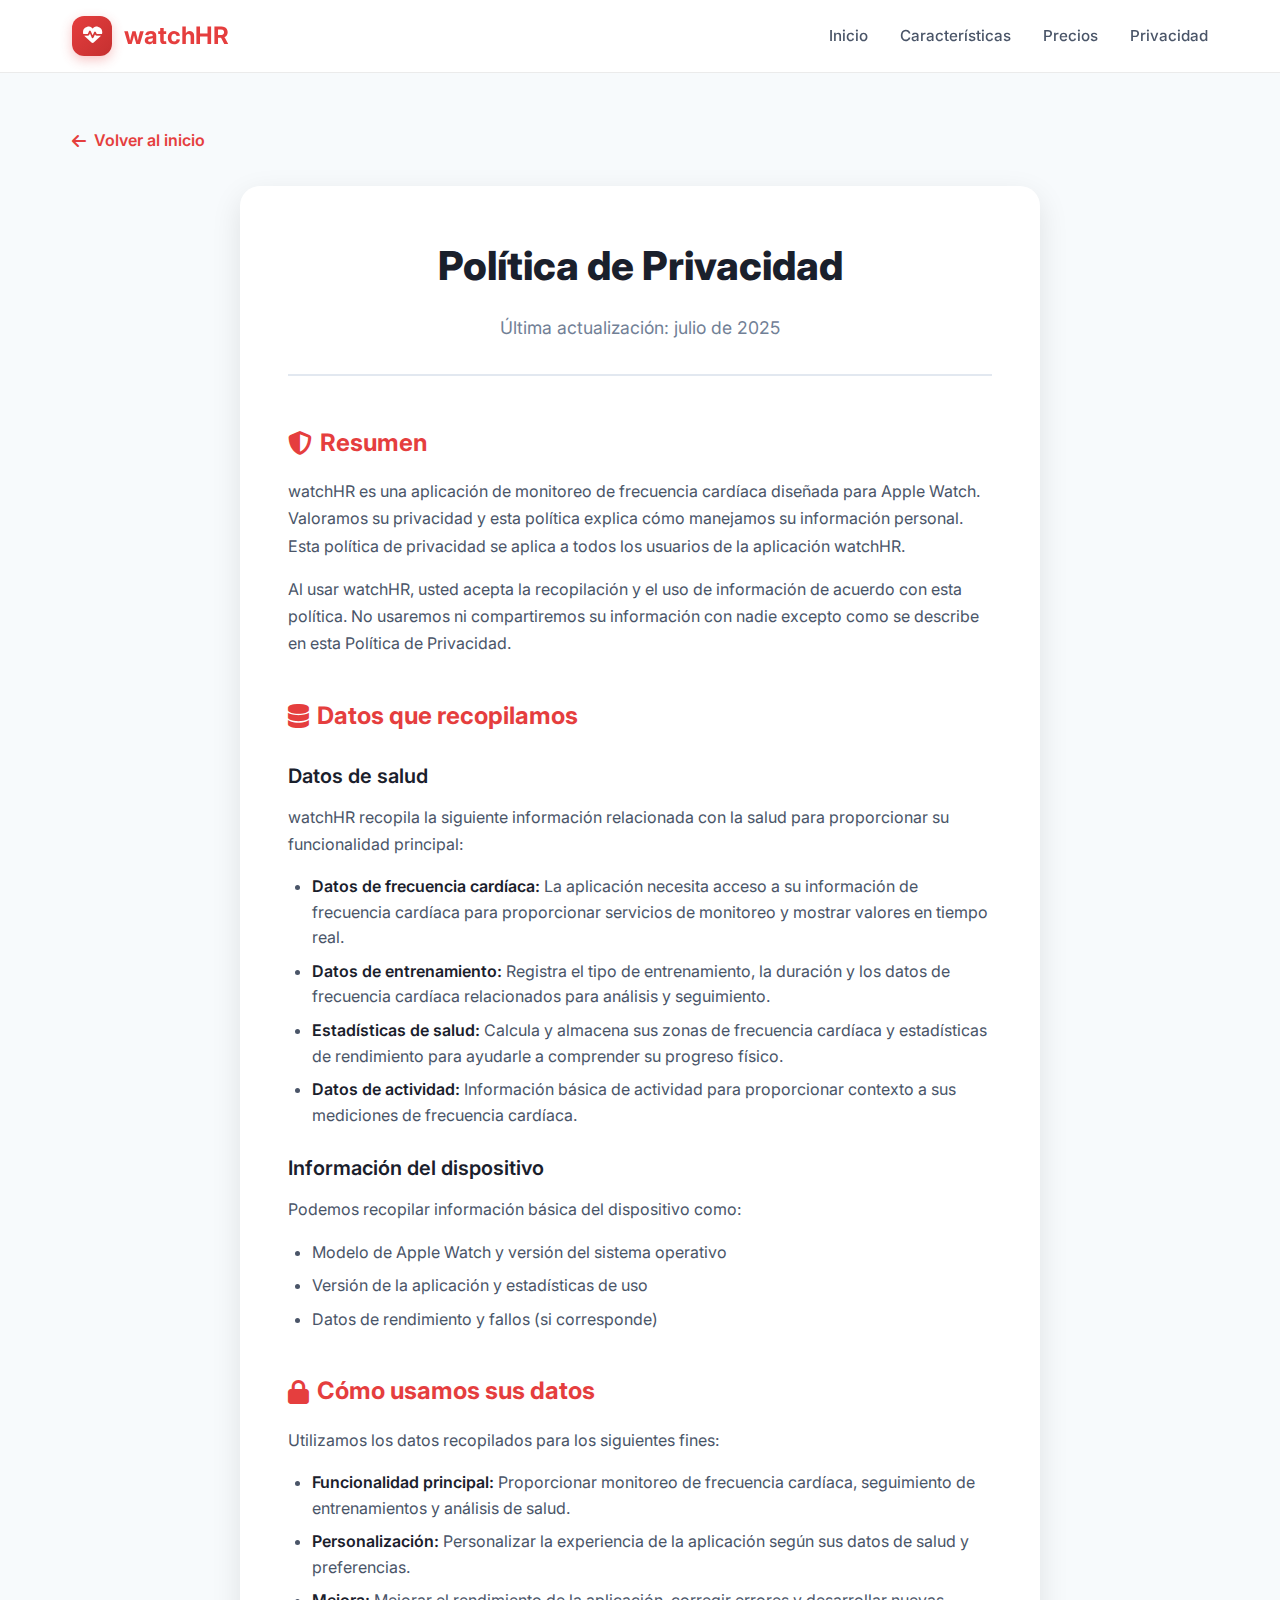
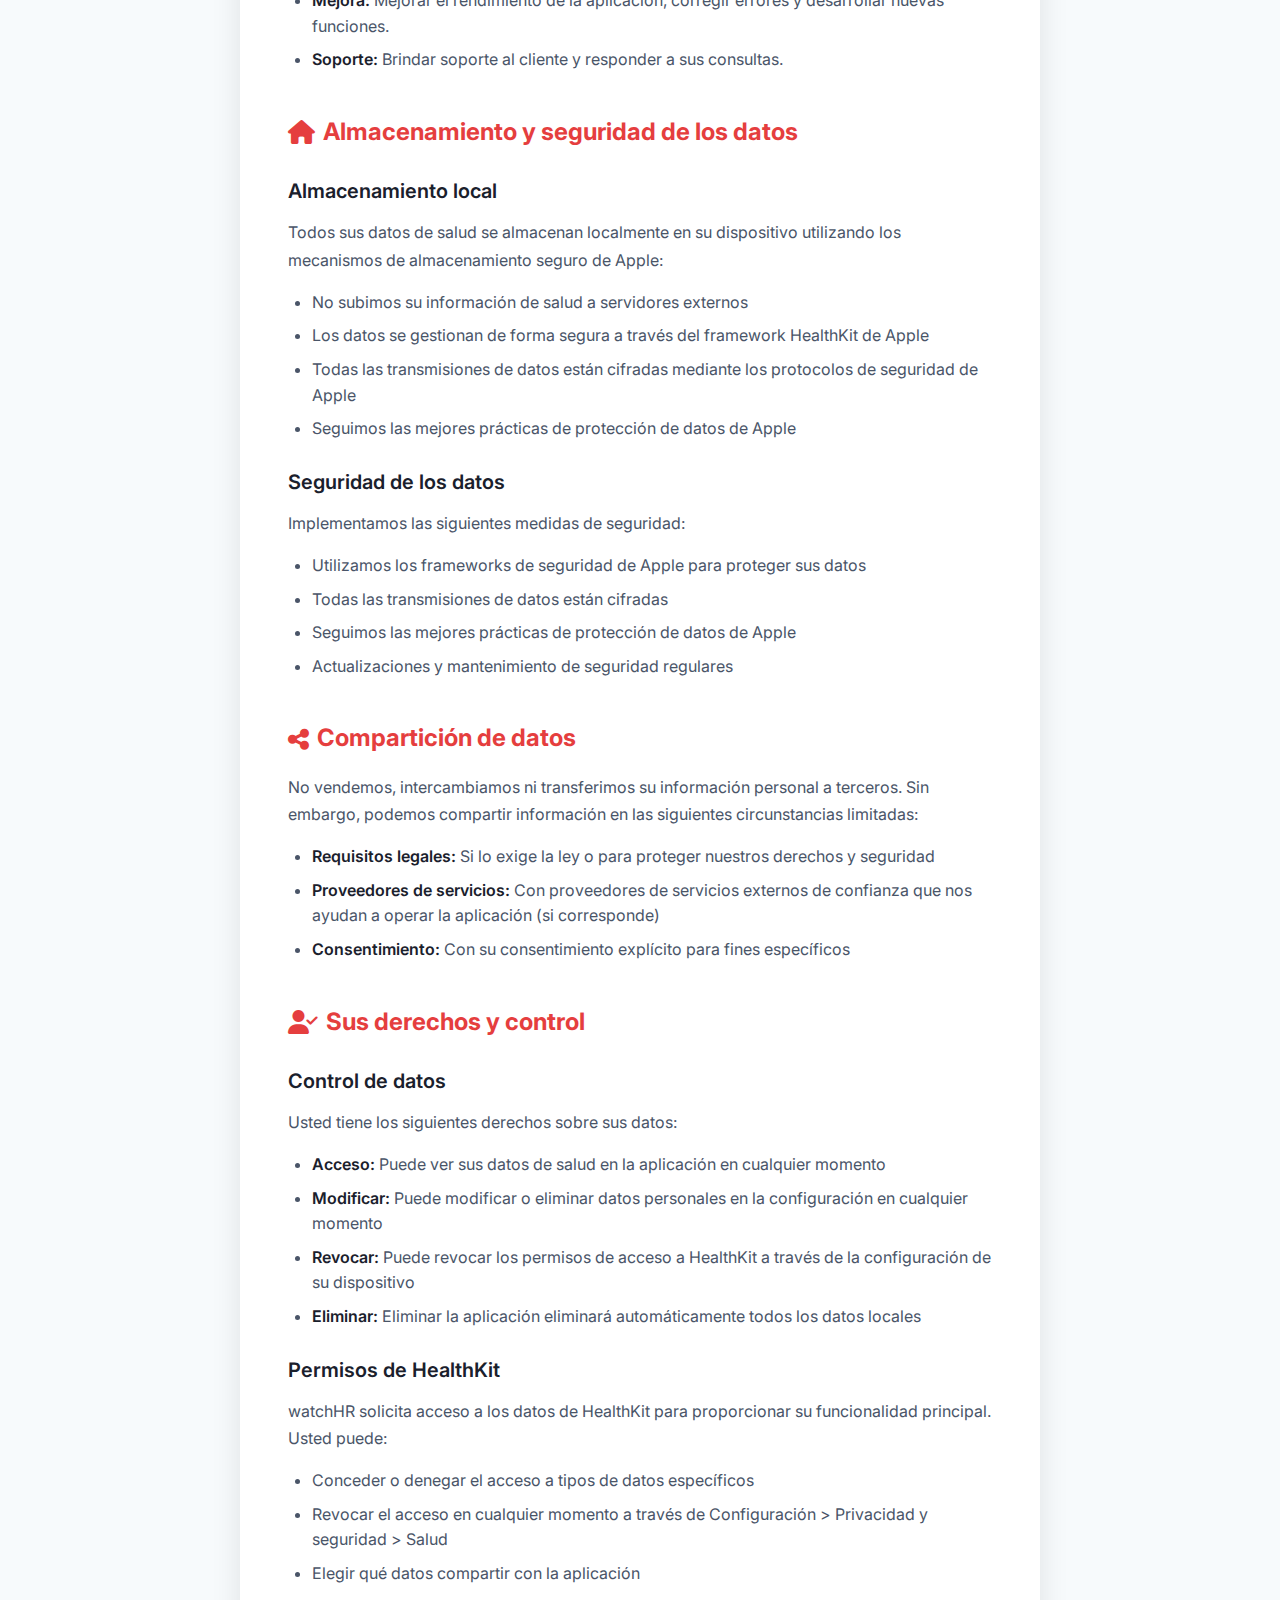
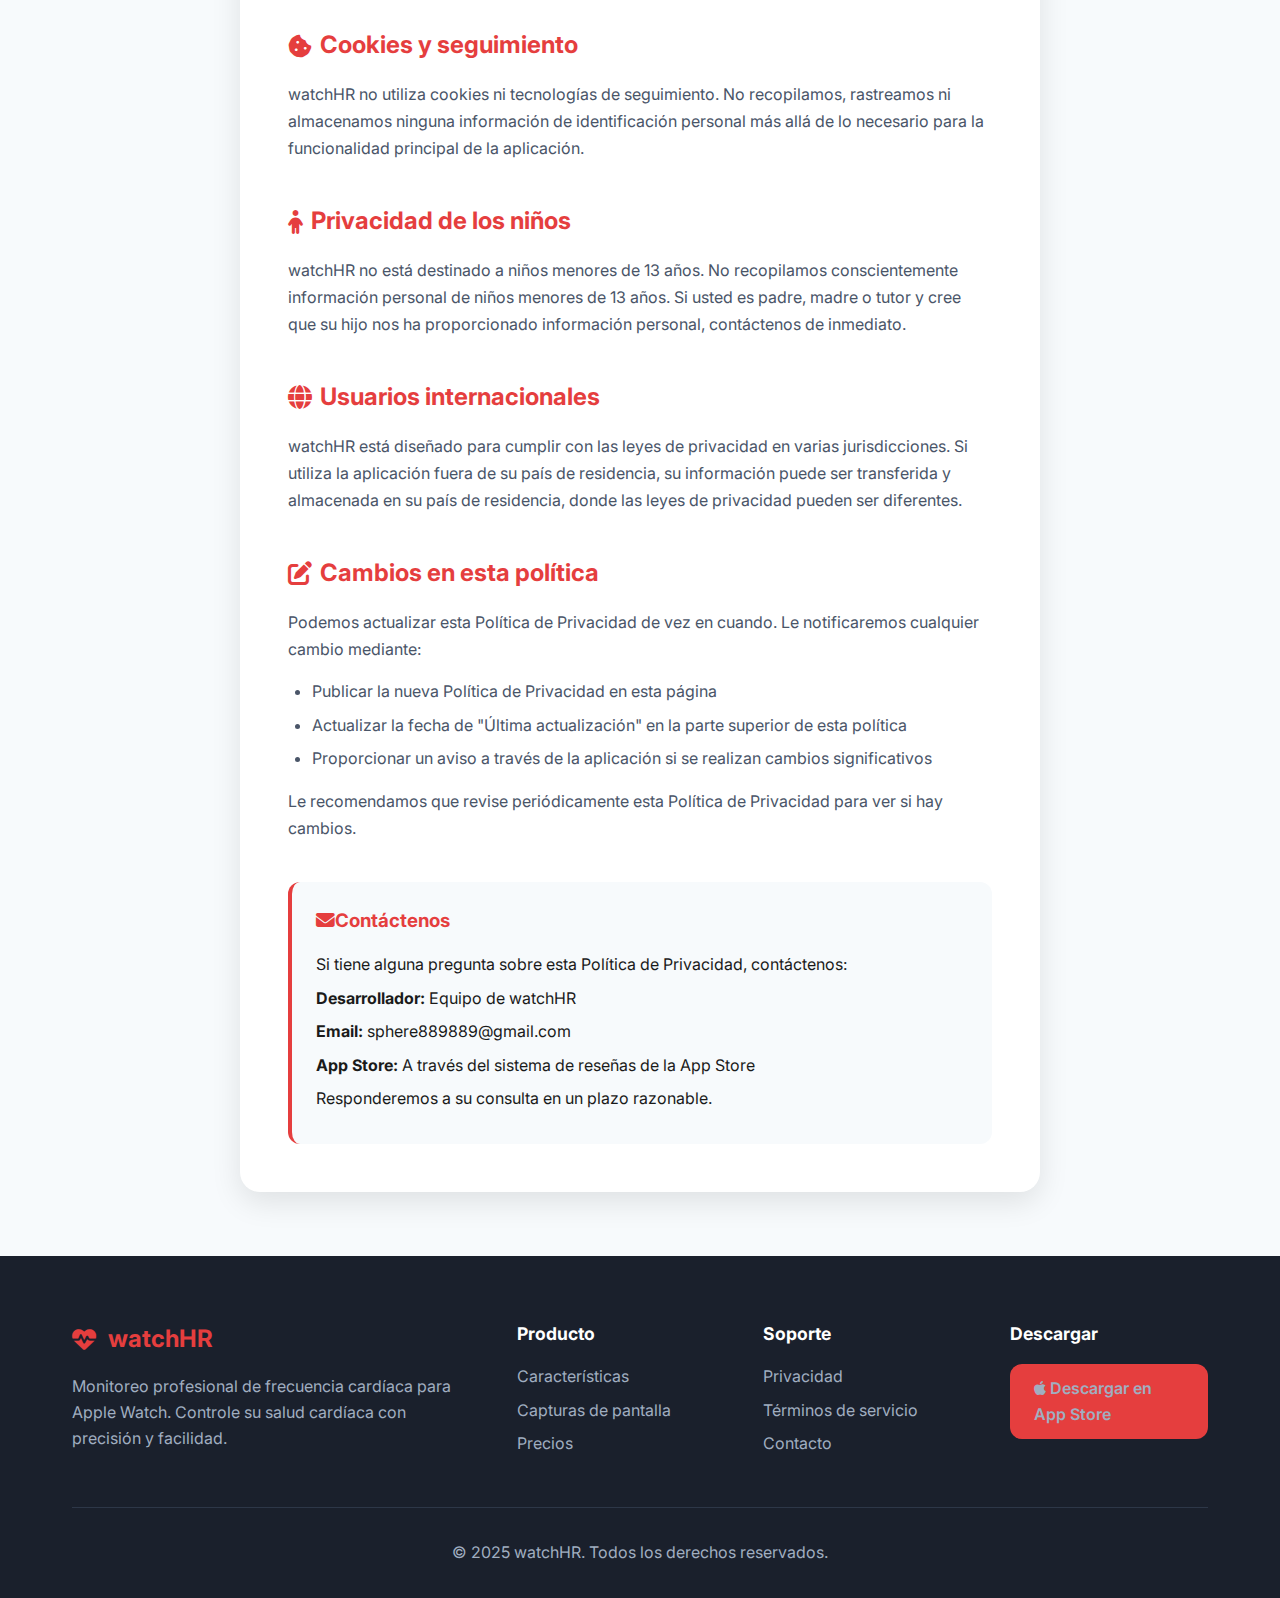
<file: privacy-es.html>
<!DOCTYPE html>
<html lang="es">
<head>
    <meta charset="UTF-8">
    <meta name="viewport" content="width=device-width, initial-scale=1.0">
    <title>Política de Privacidad - watchHR</title>
    <meta name="description" content="Política de privacidad de watchHR, aplicación profesional de monitoreo de frecuencia cardíaca">
    <link rel="stylesheet" href="styles.css">
    <link href="https://fonts.googleapis.com/css2?family=Inter:wght@300;400;500;600;700;800;900&display=swap" rel="stylesheet">
    <link rel="stylesheet" href="https://cdnjs.cloudflare.com/ajax/libs/font-awesome/6.4.0/css/all.min.css">
    <style>
        .privacy-page { padding: 8rem 0 4rem 0; background: #f7fafc; }
        .privacy-container { max-width: 800px; margin: 0 auto; background: white; border-radius: 20px; padding: 3rem; box-shadow: 0 10px 30px rgba(0, 0, 0, 0.1); }
        .privacy-header { text-align: center; margin-bottom: 3rem; padding-bottom: 2rem; border-bottom: 2px solid #e2e8f0; }
        .privacy-header h1 { font-size: 2.5rem; font-weight: 800; color: #1a202c; margin-bottom: 1rem; }
        .privacy-header p { color: #718096; font-size: 1.1rem; }
        .privacy-section { margin-bottom: 2.5rem; }
        .privacy-section h2 { font-size: 1.5rem; font-weight: 700; color: #e53e3e; margin-bottom: 1rem; display: flex; align-items: center; gap: 0.5rem; }
        .privacy-section h3 { font-size: 1.25rem; font-weight: 600; color: #1a202c; margin: 1.5rem 0 0.75rem 0; }
        .privacy-section p { color: #4a5568; line-height: 1.7; margin-bottom: 1rem; }
        .privacy-section ul { margin: 1rem 0; padding-left: 1.5rem; }
        .privacy-section li { color: #4a5568; line-height: 1.6; margin-bottom: 0.5rem; }
        .privacy-section strong { color: #1a202c; font-weight: 600; }
        .back-link { display: inline-flex; align-items: center; gap: 0.5rem; color: #e53e3e; text-decoration: none; font-weight: 600; margin-bottom: 2rem; transition: all 0.3s ease; }
        .back-link:hover { color: #c53030; transform: translateX(-5px); }
        .contact-info { background: #f7fafc; border-radius: 12px; padding: 1.5rem; margin-top: 2rem; border-left: 4px solid #e53e3e; }
        .contact-info h3 { color: #e53e3e; margin-bottom: 1rem; }
        .contact-info p { margin-bottom: 0.5rem; }
        @media (max-width: 768px) { .privacy-container { margin: 0 1rem; padding: 2rem; } .privacy-header h1 { font-size: 2rem; } .privacy-section h2 { font-size: 1.25rem; } }
    </style>
</head>
<body>
    <!-- Navigation -->
    <nav class="navbar">
        <div class="nav-container">
            <div class="nav-logo">
                <div class="logo-icon">
                    <i class="fas fa-heartbeat"></i>
                </div>
                <span class="logo-text">watchHR</span>
            </div>
            <div class="nav-links">
                <a href="index.html" class="nav-link">Inicio</a>
                <a href="index.html#features" class="nav-link">Características</a>
                <a href="index.html#pricing" class="nav-link">Precios</a>
                <a href="privacy.html" class="nav-link">Privacidad</a>
            </div>
            <div class="nav-toggle">
                <span></span>
                <span></span>
                <span></span>
            </div>
        </div>
    </nav>
    <section class="privacy-page">
        <div class="container">
            <a href="index.html" class="back-link">
                <i class="fas fa-arrow-left"></i>
                Volver al inicio
            </a>
            <div class="privacy-container">
                <div class="privacy-header">
                    <h1>Política de Privacidad</h1>
                    <p>Última actualización: julio de 2025</p>
                </div>
                <div class="privacy-section">
                    <h2><i class="fas fa-shield-alt"></i>Resumen</h2>
                    <p>watchHR es una aplicación de monitoreo de frecuencia cardíaca diseñada para Apple Watch. Valoramos su privacidad y esta política explica cómo manejamos su información personal. Esta política de privacidad se aplica a todos los usuarios de la aplicación watchHR.</p>
                    <p>Al usar watchHR, usted acepta la recopilación y el uso de información de acuerdo con esta política. No usaremos ni compartiremos su información con nadie excepto como se describe en esta Política de Privacidad.</p>
                </div>
                <div class="privacy-section">
                    <h2><i class="fas fa-database"></i>Datos que recopilamos</h2>
                    <h3>Datos de salud</h3>
                    <p>watchHR recopila la siguiente información relacionada con la salud para proporcionar su funcionalidad principal:</p>
                    <ul>
                        <li><strong>Datos de frecuencia cardíaca:</strong> La aplicación necesita acceso a su información de frecuencia cardíaca para proporcionar servicios de monitoreo y mostrar valores en tiempo real.</li>
                        <li><strong>Datos de entrenamiento:</strong> Registra el tipo de entrenamiento, la duración y los datos de frecuencia cardíaca relacionados para análisis y seguimiento.</li>
                        <li><strong>Estadísticas de salud:</strong> Calcula y almacena sus zonas de frecuencia cardíaca y estadísticas de rendimiento para ayudarle a comprender su progreso físico.</li>
                        <li><strong>Datos de actividad:</strong> Información básica de actividad para proporcionar contexto a sus mediciones de frecuencia cardíaca.</li>
                    </ul>
                    <h3>Información del dispositivo</h3>
                    <p>Podemos recopilar información básica del dispositivo como:</p>
                    <ul>
                        <li>Modelo de Apple Watch y versión del sistema operativo</li>
                        <li>Versión de la aplicación y estadísticas de uso</li>
                        <li>Datos de rendimiento y fallos (si corresponde)</li>
                    </ul>
                </div>
                <div class="privacy-section">
                    <h2><i class="fas fa-lock"></i>Cómo usamos sus datos</h2>
                    <p>Utilizamos los datos recopilados para los siguientes fines:</p>
                    <ul>
                        <li><strong>Funcionalidad principal:</strong> Proporcionar monitoreo de frecuencia cardíaca, seguimiento de entrenamientos y análisis de salud.</li>
                        <li><strong>Personalización:</strong> Personalizar la experiencia de la aplicación según sus datos de salud y preferencias.</li>
                        <li><strong>Mejora:</strong> Mejorar el rendimiento de la aplicación, corregir errores y desarrollar nuevas funciones.</li>
                        <li><strong>Soporte:</strong> Brindar soporte al cliente y responder a sus consultas.</li>
                    </ul>
                </div>
                <div class="privacy-section">
                    <h2><i class="fas fa-home"></i>Almacenamiento y seguridad de los datos</h2>
                    <h3>Almacenamiento local</h3>
                    <p>Todos sus datos de salud se almacenan localmente en su dispositivo utilizando los mecanismos de almacenamiento seguro de Apple:</p>
                    <ul>
                        <li>No subimos su información de salud a servidores externos</li>
                        <li>Los datos se gestionan de forma segura a través del framework HealthKit de Apple</li>
                        <li>Todas las transmisiones de datos están cifradas mediante los protocolos de seguridad de Apple</li>
                        <li>Seguimos las mejores prácticas de protección de datos de Apple</li>
                    </ul>
                    <h3>Seguridad de los datos</h3>
                    <p>Implementamos las siguientes medidas de seguridad:</p>
                    <ul>
                        <li>Utilizamos los frameworks de seguridad de Apple para proteger sus datos</li>
                        <li>Todas las transmisiones de datos están cifradas</li>
                        <li>Seguimos las mejores prácticas de protección de datos de Apple</li>
                        <li>Actualizaciones y mantenimiento de seguridad regulares</li>
                    </ul>
                </div>
                <div class="privacy-section">
                    <h2><i class="fas fa-share-alt"></i>Compartición de datos</h2>
                    <p>No vendemos, intercambiamos ni transferimos su información personal a terceros. Sin embargo, podemos compartir información en las siguientes circunstancias limitadas:</p>
                    <ul>
                        <li><strong>Requisitos legales:</strong> Si lo exige la ley o para proteger nuestros derechos y seguridad</li>
                        <li><strong>Proveedores de servicios:</strong> Con proveedores de servicios externos de confianza que nos ayudan a operar la aplicación (si corresponde)</li>
                        <li><strong>Consentimiento:</strong> Con su consentimiento explícito para fines específicos</li>
                    </ul>
                </div>
                <div class="privacy-section">
                    <h2><i class="fas fa-user-check"></i>Sus derechos y control</h2>
                    <h3>Control de datos</h3>
                    <p>Usted tiene los siguientes derechos sobre sus datos:</p>
                    <ul>
                        <li><strong>Acceso:</strong> Puede ver sus datos de salud en la aplicación en cualquier momento</li>
                        <li><strong>Modificar:</strong> Puede modificar o eliminar datos personales en la configuración en cualquier momento</li>
                        <li><strong>Revocar:</strong> Puede revocar los permisos de acceso a HealthKit a través de la configuración de su dispositivo</li>
                        <li><strong>Eliminar:</strong> Eliminar la aplicación eliminará automáticamente todos los datos locales</li>
                    </ul>
                    <h3>Permisos de HealthKit</h3>
                    <p>watchHR solicita acceso a los datos de HealthKit para proporcionar su funcionalidad principal. Usted puede:</p>
                    <ul>
                        <li>Conceder o denegar el acceso a tipos de datos específicos</li>
                        <li>Revocar el acceso en cualquier momento a través de Configuración > Privacidad y seguridad > Salud</li>
                        <li>Elegir qué datos compartir con la aplicación</li>
                    </ul>
                </div>
                <div class="privacy-section">
                    <h2><i class="fas fa-cookie-bite"></i>Cookies y seguimiento</h2>
                    <p>watchHR no utiliza cookies ni tecnologías de seguimiento. No recopilamos, rastreamos ni almacenamos ninguna información de identificación personal más allá de lo necesario para la funcionalidad principal de la aplicación.</p>
                </div>
                <div class="privacy-section">
                    <h2><i class="fas fa-child"></i>Privacidad de los niños</h2>
                    <p>watchHR no está destinado a niños menores de 13 años. No recopilamos conscientemente información personal de niños menores de 13 años. Si usted es padre, madre o tutor y cree que su hijo nos ha proporcionado información personal, contáctenos de inmediato.</p>
                </div>
                <div class="privacy-section">
                    <h2><i class="fas fa-globe"></i>Usuarios internacionales</h2>
                    <p>watchHR está diseñado para cumplir con las leyes de privacidad en varias jurisdicciones. Si utiliza la aplicación fuera de su país de residencia, su información puede ser transferida y almacenada en su país de residencia, donde las leyes de privacidad pueden ser diferentes.</p>
                </div>
                <div class="privacy-section">
                    <h2><i class="fas fa-edit"></i>Cambios en esta política</h2>
                    <p>Podemos actualizar esta Política de Privacidad de vez en cuando. Le notificaremos cualquier cambio mediante:</p>
                    <ul>
                        <li>Publicar la nueva Política de Privacidad en esta página</li>
                        <li>Actualizar la fecha de "Última actualización" en la parte superior de esta política</li>
                        <li>Proporcionar un aviso a través de la aplicación si se realizan cambios significativos</li>
                    </ul>
                    <p>Le recomendamos que revise periódicamente esta Política de Privacidad para ver si hay cambios.</p>
                </div>
                <div class="contact-info">
                    <h3><i class="fas fa-envelope"></i>Contáctenos</h3>
                    <p>Si tiene alguna pregunta sobre esta Política de Privacidad, contáctenos:</p>
                    <p><strong>Desarrollador:</strong> Equipo de watchHR</p>
                    <p><strong>Email:</strong> sphere889889@gmail.com</p>
                    <p><strong>App Store:</strong> A través del sistema de reseñas de la App Store</p>
                    <p>Responderemos a su consulta en un plazo razonable.</p>
                </div>
            </div>
        </div>
    </section>
    <footer class="footer">
        <div class="container">
            <div class="footer-content">
                <div class="footer-section">
                    <div class="footer-logo">
                        <i class="fas fa-heartbeat"></i>
                        <span>watchHR</span>
                    </div>
                    <p>Monitoreo profesional de frecuencia cardíaca para Apple Watch. Controle su salud cardíaca con precisión y facilidad.</p>
                </div>
                <div class="footer-section">
                    <h4>Producto</h4>
                    <a href="index.html#features">Características</a>
                    <a href="index.html#screenshots">Capturas de pantalla</a>
                    <a href="index.html#pricing">Precios</a>
                </div>
                <div class="footer-section">
                    <h4>Soporte</h4>
                    <a href="privacy.html">Privacidad</a>
                    <a href="#terms">Términos de servicio</a>
                    <a href="#contact">Contacto</a>
                </div>
                <div class="footer-section">
                    <h4>Descargar</h4>
                    <a href="#download" class="download-link">
                        <i class="fab fa-apple"></i>
                        <span>Descargar en App Store</span>
                    </a>
                </div>
            </div>
            <div class="footer-bottom">
                <p>&copy; 2025 watchHR. Todos los derechos reservados.</p>
            </div>
        </div>
    </footer>
    <script src="script.js"></script>
</body>
</html>
</file>
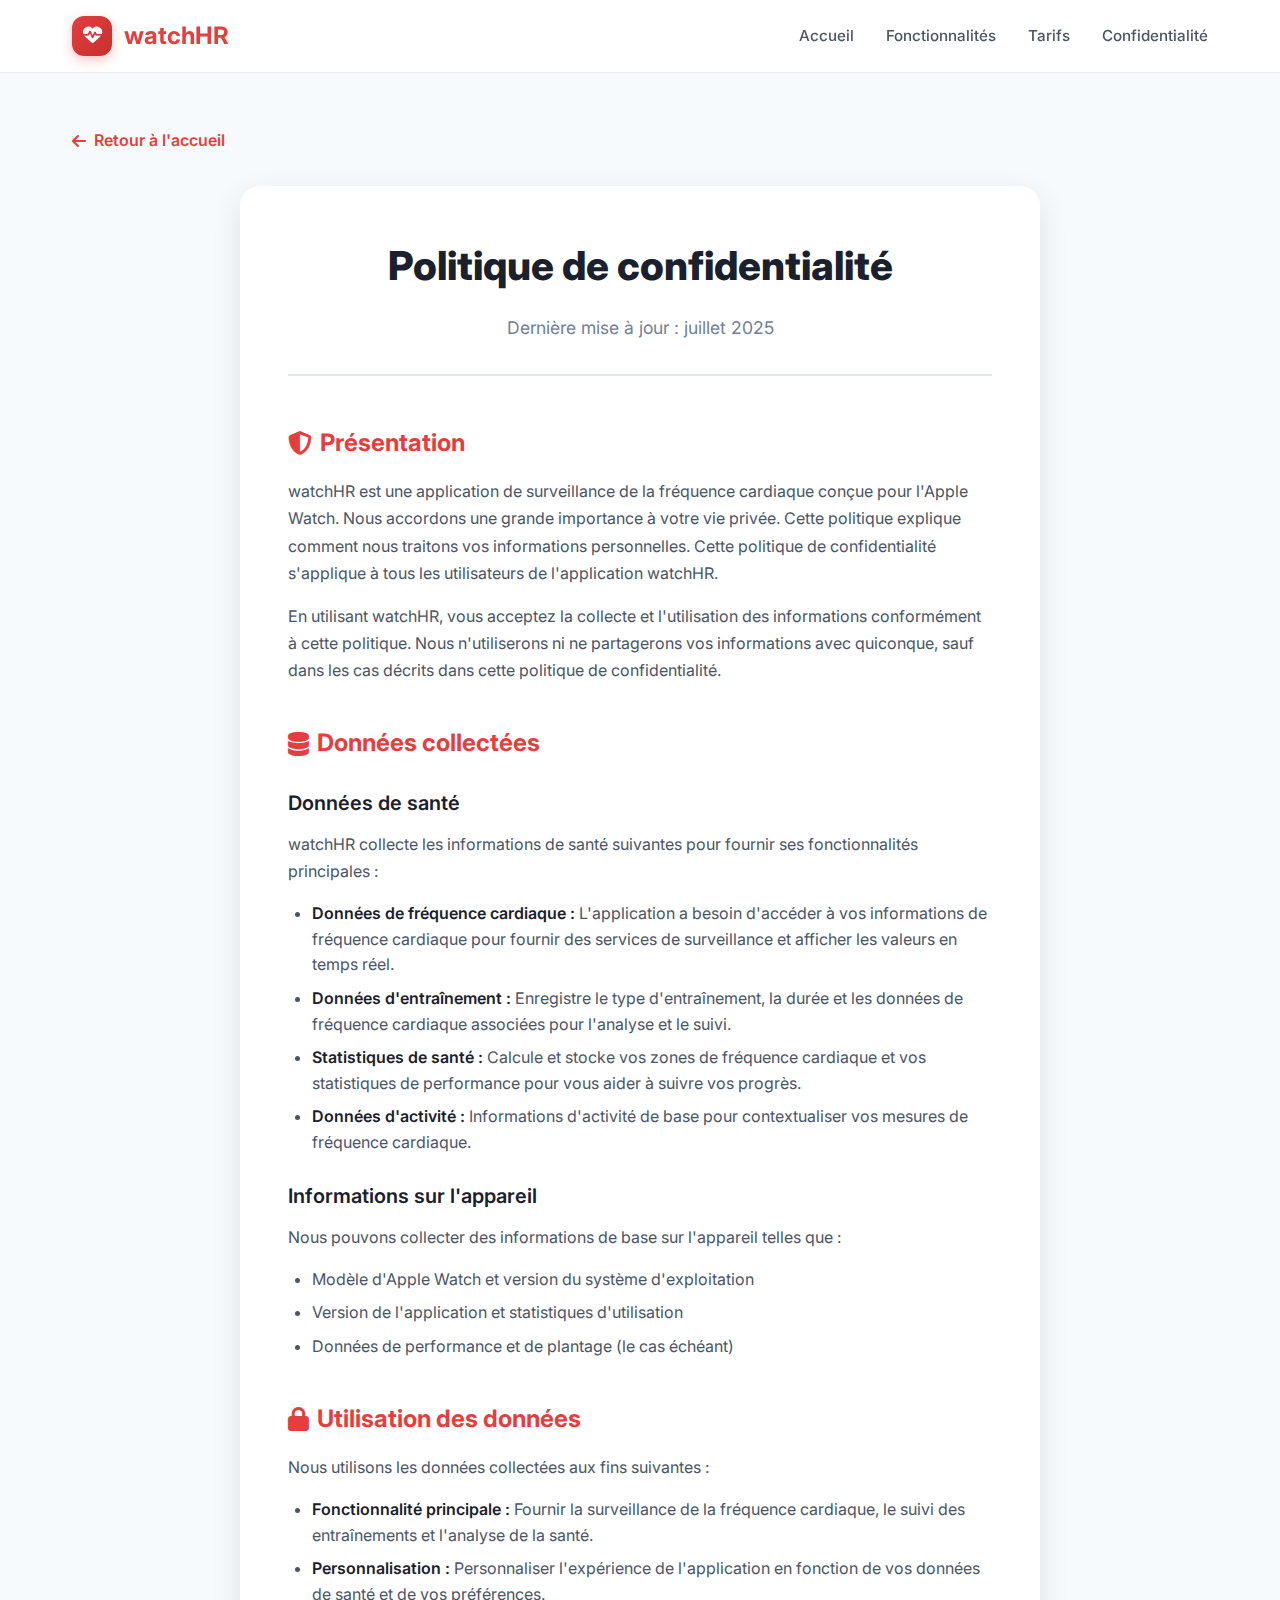
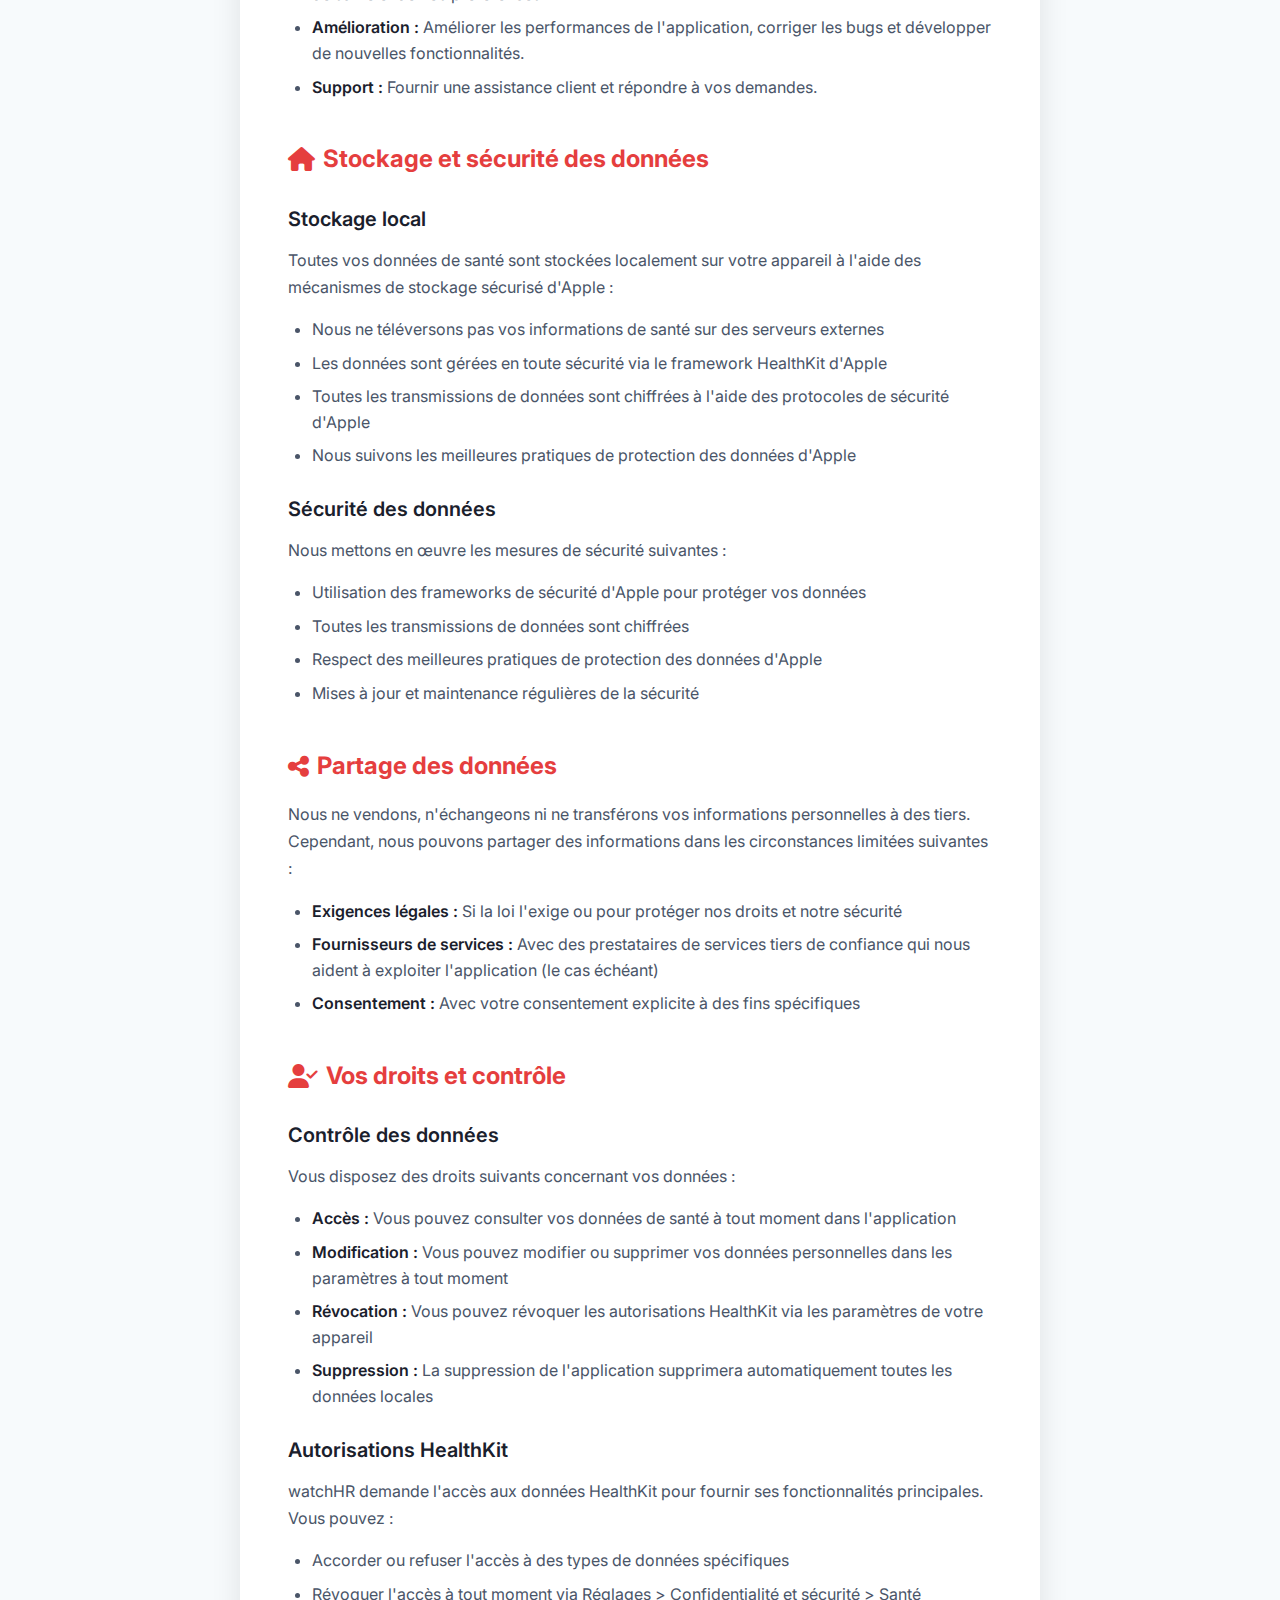
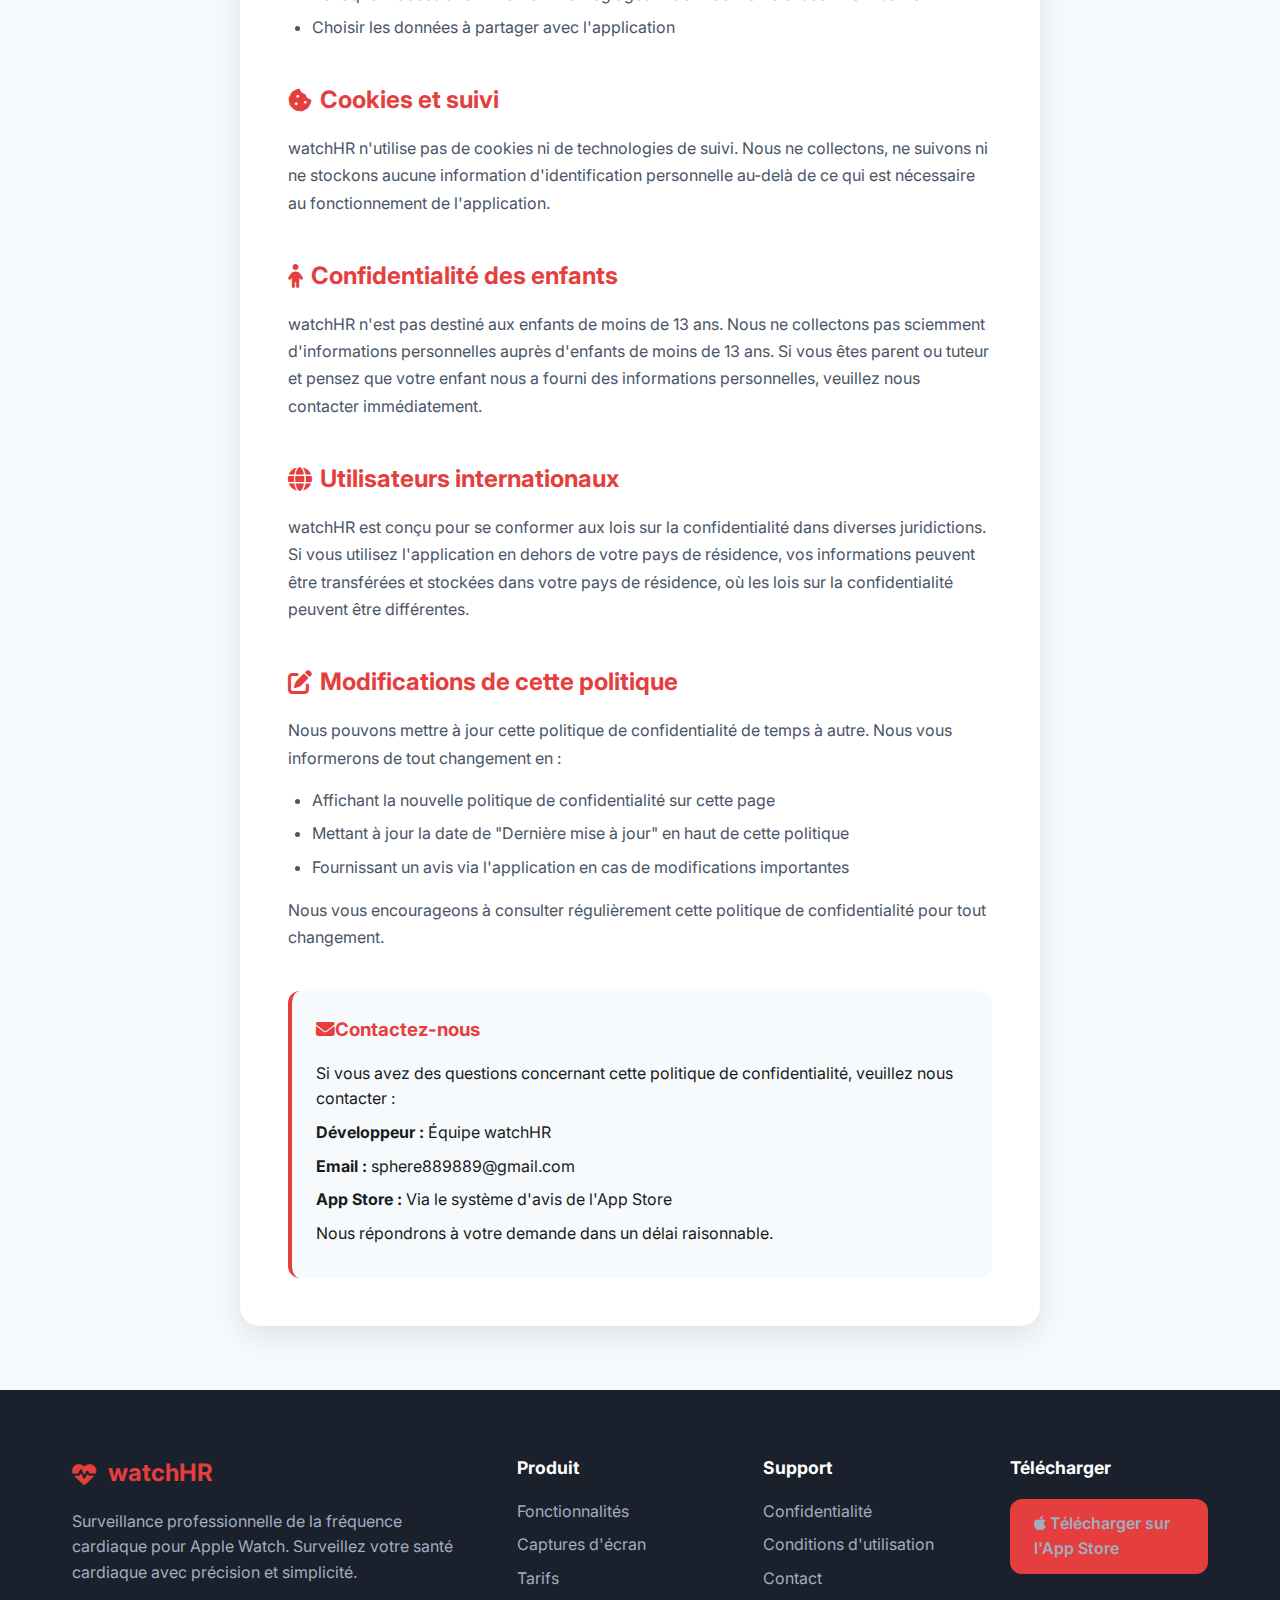
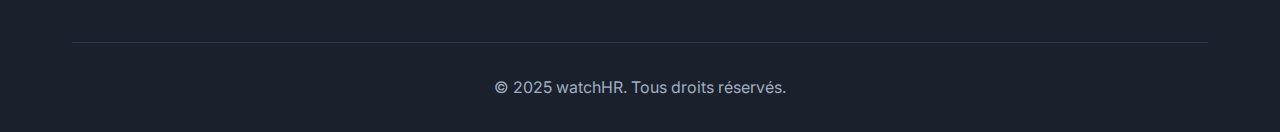
<file: privacy-fr.html>
<!DOCTYPE html>
<html lang="fr">
<head>
    <meta charset="UTF-8">
    <meta name="viewport" content="width=device-width, initial-scale=1.0">
    <title>Politique de confidentialité - watchHR</title>
    <meta name="description" content="Politique de confidentialité de watchHR, application professionnelle de surveillance de la fréquence cardiaque">
    <link rel="stylesheet" href="styles.css">
    <link href="https://fonts.googleapis.com/css2?family=Inter:wght@300;400;500;600;700;800;900&display=swap" rel="stylesheet">
    <link rel="stylesheet" href="https://cdnjs.cloudflare.com/ajax/libs/font-awesome/6.4.0/css/all.min.css">
    <style>
        .privacy-page { padding: 8rem 0 4rem 0; background: #f7fafc; }
        .privacy-container { max-width: 800px; margin: 0 auto; background: white; border-radius: 20px; padding: 3rem; box-shadow: 0 10px 30px rgba(0, 0, 0, 0.1); }
        .privacy-header { text-align: center; margin-bottom: 3rem; padding-bottom: 2rem; border-bottom: 2px solid #e2e8f0; }
        .privacy-header h1 { font-size: 2.5rem; font-weight: 800; color: #1a202c; margin-bottom: 1rem; }
        .privacy-header p { color: #718096; font-size: 1.1rem; }
        .privacy-section { margin-bottom: 2.5rem; }
        .privacy-section h2 { font-size: 1.5rem; font-weight: 700; color: #e53e3e; margin-bottom: 1rem; display: flex; align-items: center; gap: 0.5rem; }
        .privacy-section h3 { font-size: 1.25rem; font-weight: 600; color: #1a202c; margin: 1.5rem 0 0.75rem 0; }
        .privacy-section p { color: #4a5568; line-height: 1.7; margin-bottom: 1rem; }
        .privacy-section ul { margin: 1rem 0; padding-left: 1.5rem; }
        .privacy-section li { color: #4a5568; line-height: 1.6; margin-bottom: 0.5rem; }
        .privacy-section strong { color: #1a202c; font-weight: 600; }
        .back-link { display: inline-flex; align-items: center; gap: 0.5rem; color: #e53e3e; text-decoration: none; font-weight: 600; margin-bottom: 2rem; transition: all 0.3s ease; }
        .back-link:hover { color: #c53030; transform: translateX(-5px); }
        .contact-info { background: #f7fafc; border-radius: 12px; padding: 1.5rem; margin-top: 2rem; border-left: 4px solid #e53e3e; }
        .contact-info h3 { color: #e53e3e; margin-bottom: 1rem; }
        .contact-info p { margin-bottom: 0.5rem; }
        @media (max-width: 768px) { .privacy-container { margin: 0 1rem; padding: 2rem; } .privacy-header h1 { font-size: 2rem; } .privacy-section h2 { font-size: 1.25rem; } }
    </style>
</head>
<body>
    <!-- Navigation -->
    <nav class="navbar">
        <div class="nav-container">
            <div class="nav-logo">
                <div class="logo-icon">
                    <i class="fas fa-heartbeat"></i>
                </div>
                <span class="logo-text">watchHR</span>
            </div>
            <div class="nav-links">
                <a href="index.html" class="nav-link">Accueil</a>
                <a href="index.html#features" class="nav-link">Fonctionnalités</a>
                <a href="index.html#pricing" class="nav-link">Tarifs</a>
                <a href="privacy.html" class="nav-link">Confidentialité</a>
            </div>
            <div class="nav-toggle">
                <span></span>
                <span></span>
                <span></span>
            </div>
        </div>
    </nav>
    <section class="privacy-page">
        <div class="container">
            <a href="index.html" class="back-link">
                <i class="fas fa-arrow-left"></i>
                Retour à l'accueil
            </a>
            <div class="privacy-container">
                <div class="privacy-header">
                    <h1>Politique de confidentialité</h1>
                    <p>Dernière mise à jour : juillet 2025</p>
                </div>
                <div class="privacy-section">
                    <h2><i class="fas fa-shield-alt"></i>Présentation</h2>
                    <p>watchHR est une application de surveillance de la fréquence cardiaque conçue pour l'Apple Watch. Nous accordons une grande importance à votre vie privée. Cette politique explique comment nous traitons vos informations personnelles. Cette politique de confidentialité s'applique à tous les utilisateurs de l'application watchHR.</p>
                    <p>En utilisant watchHR, vous acceptez la collecte et l'utilisation des informations conformément à cette politique. Nous n'utiliserons ni ne partagerons vos informations avec quiconque, sauf dans les cas décrits dans cette politique de confidentialité.</p>
                </div>
                <div class="privacy-section">
                    <h2><i class="fas fa-database"></i>Données collectées</h2>
                    <h3>Données de santé</h3>
                    <p>watchHR collecte les informations de santé suivantes pour fournir ses fonctionnalités principales :</p>
                    <ul>
                        <li><strong>Données de fréquence cardiaque :</strong> L'application a besoin d'accéder à vos informations de fréquence cardiaque pour fournir des services de surveillance et afficher les valeurs en temps réel.</li>
                        <li><strong>Données d'entraînement :</strong> Enregistre le type d'entraînement, la durée et les données de fréquence cardiaque associées pour l'analyse et le suivi.</li>
                        <li><strong>Statistiques de santé :</strong> Calcule et stocke vos zones de fréquence cardiaque et vos statistiques de performance pour vous aider à suivre vos progrès.</li>
                        <li><strong>Données d'activité :</strong> Informations d'activité de base pour contextualiser vos mesures de fréquence cardiaque.</li>
                    </ul>
                    <h3>Informations sur l'appareil</h3>
                    <p>Nous pouvons collecter des informations de base sur l'appareil telles que :</p>
                    <ul>
                        <li>Modèle d'Apple Watch et version du système d'exploitation</li>
                        <li>Version de l'application et statistiques d'utilisation</li>
                        <li>Données de performance et de plantage (le cas échéant)</li>
                    </ul>
                </div>
                <div class="privacy-section">
                    <h2><i class="fas fa-lock"></i>Utilisation des données</h2>
                    <p>Nous utilisons les données collectées aux fins suivantes :</p>
                    <ul>
                        <li><strong>Fonctionnalité principale :</strong> Fournir la surveillance de la fréquence cardiaque, le suivi des entraînements et l'analyse de la santé.</li>
                        <li><strong>Personnalisation :</strong> Personnaliser l'expérience de l'application en fonction de vos données de santé et de vos préférences.</li>
                        <li><strong>Amélioration :</strong> Améliorer les performances de l'application, corriger les bugs et développer de nouvelles fonctionnalités.</li>
                        <li><strong>Support :</strong> Fournir une assistance client et répondre à vos demandes.</li>
                    </ul>
                </div>
                <div class="privacy-section">
                    <h2><i class="fas fa-home"></i>Stockage et sécurité des données</h2>
                    <h3>Stockage local</h3>
                    <p>Toutes vos données de santé sont stockées localement sur votre appareil à l'aide des mécanismes de stockage sécurisé d'Apple :</p>
                    <ul>
                        <li>Nous ne téléversons pas vos informations de santé sur des serveurs externes</li>
                        <li>Les données sont gérées en toute sécurité via le framework HealthKit d'Apple</li>
                        <li>Toutes les transmissions de données sont chiffrées à l'aide des protocoles de sécurité d'Apple</li>
                        <li>Nous suivons les meilleures pratiques de protection des données d'Apple</li>
                    </ul>
                    <h3>Sécurité des données</h3>
                    <p>Nous mettons en œuvre les mesures de sécurité suivantes :</p>
                    <ul>
                        <li>Utilisation des frameworks de sécurité d'Apple pour protéger vos données</li>
                        <li>Toutes les transmissions de données sont chiffrées</li>
                        <li>Respect des meilleures pratiques de protection des données d'Apple</li>
                        <li>Mises à jour et maintenance régulières de la sécurité</li>
                    </ul>
                </div>
                <div class="privacy-section">
                    <h2><i class="fas fa-share-alt"></i>Partage des données</h2>
                    <p>Nous ne vendons, n'échangeons ni ne transférons vos informations personnelles à des tiers. Cependant, nous pouvons partager des informations dans les circonstances limitées suivantes :</p>
                    <ul>
                        <li><strong>Exigences légales :</strong> Si la loi l'exige ou pour protéger nos droits et notre sécurité</li>
                        <li><strong>Fournisseurs de services :</strong> Avec des prestataires de services tiers de confiance qui nous aident à exploiter l'application (le cas échéant)</li>
                        <li><strong>Consentement :</strong> Avec votre consentement explicite à des fins spécifiques</li>
                    </ul>
                </div>
                <div class="privacy-section">
                    <h2><i class="fas fa-user-check"></i>Vos droits et contrôle</h2>
                    <h3>Contrôle des données</h3>
                    <p>Vous disposez des droits suivants concernant vos données :</p>
                    <ul>
                        <li><strong>Accès :</strong> Vous pouvez consulter vos données de santé à tout moment dans l'application</li>
                        <li><strong>Modification :</strong> Vous pouvez modifier ou supprimer vos données personnelles dans les paramètres à tout moment</li>
                        <li><strong>Révocation :</strong> Vous pouvez révoquer les autorisations HealthKit via les paramètres de votre appareil</li>
                        <li><strong>Suppression :</strong> La suppression de l'application supprimera automatiquement toutes les données locales</li>
                    </ul>
                    <h3>Autorisations HealthKit</h3>
                    <p>watchHR demande l'accès aux données HealthKit pour fournir ses fonctionnalités principales. Vous pouvez :</p>
                    <ul>
                        <li>Accorder ou refuser l'accès à des types de données spécifiques</li>
                        <li>Révoquer l'accès à tout moment via Réglages > Confidentialité et sécurité > Santé</li>
                        <li>Choisir les données à partager avec l'application</li>
                    </ul>
                </div>
                <div class="privacy-section">
                    <h2><i class="fas fa-cookie-bite"></i>Cookies et suivi</h2>
                    <p>watchHR n'utilise pas de cookies ni de technologies de suivi. Nous ne collectons, ne suivons ni ne stockons aucune information d'identification personnelle au-delà de ce qui est nécessaire au fonctionnement de l'application.</p>
                </div>
                <div class="privacy-section">
                    <h2><i class="fas fa-child"></i>Confidentialité des enfants</h2>
                    <p>watchHR n'est pas destiné aux enfants de moins de 13 ans. Nous ne collectons pas sciemment d'informations personnelles auprès d'enfants de moins de 13 ans. Si vous êtes parent ou tuteur et pensez que votre enfant nous a fourni des informations personnelles, veuillez nous contacter immédiatement.</p>
                </div>
                <div class="privacy-section">
                    <h2><i class="fas fa-globe"></i>Utilisateurs internationaux</h2>
                    <p>watchHR est conçu pour se conformer aux lois sur la confidentialité dans diverses juridictions. Si vous utilisez l'application en dehors de votre pays de résidence, vos informations peuvent être transférées et stockées dans votre pays de résidence, où les lois sur la confidentialité peuvent être différentes.</p>
                </div>
                <div class="privacy-section">
                    <h2><i class="fas fa-edit"></i>Modifications de cette politique</h2>
                    <p>Nous pouvons mettre à jour cette politique de confidentialité de temps à autre. Nous vous informerons de tout changement en :</p>
                    <ul>
                        <li>Affichant la nouvelle politique de confidentialité sur cette page</li>
                        <li>Mettant à jour la date de "Dernière mise à jour" en haut de cette politique</li>
                        <li>Fournissant un avis via l'application en cas de modifications importantes</li>
                    </ul>
                    <p>Nous vous encourageons à consulter régulièrement cette politique de confidentialité pour tout changement.</p>
                </div>
                <div class="contact-info">
                    <h3><i class="fas fa-envelope"></i>Contactez-nous</h3>
                    <p>Si vous avez des questions concernant cette politique de confidentialité, veuillez nous contacter :</p>
                    <p><strong>Développeur :</strong> Équipe watchHR</p>
                    <p><strong>Email :</strong> sphere889889@gmail.com</p>
                    <p><strong>App Store :</strong> Via le système d'avis de l'App Store</p>
                    <p>Nous répondrons à votre demande dans un délai raisonnable.</p>
                </div>
            </div>
        </div>
    </section>
    <footer class="footer">
        <div class="container">
            <div class="footer-content">
                <div class="footer-section">
                    <div class="footer-logo">
                        <i class="fas fa-heartbeat"></i>
                        <span>watchHR</span>
                    </div>
                    <p>Surveillance professionnelle de la fréquence cardiaque pour Apple Watch. Surveillez votre santé cardiaque avec précision et simplicité.</p>
                </div>
                <div class="footer-section">
                    <h4>Produit</h4>
                    <a href="index.html#features">Fonctionnalités</a>
                    <a href="index.html#screenshots">Captures d'écran</a>
                    <a href="index.html#pricing">Tarifs</a>
                </div>
                <div class="footer-section">
                    <h4>Support</h4>
                    <a href="privacy.html">Confidentialité</a>
                    <a href="#terms">Conditions d'utilisation</a>
                    <a href="#contact">Contact</a>
                </div>
                <div class="footer-section">
                    <h4>Télécharger</h4>
                    <a href="#download" class="download-link">
                        <i class="fab fa-apple"></i>
                        <span>Télécharger sur l'App Store</span>
                    </a>
                </div>
            </div>
            <div class="footer-bottom">
                <p>&copy; 2025 watchHR. Tous droits réservés.</p>
            </div>
        </div>
    </footer>
    <script src="script.js"></script>
</body>
</html>
</file>
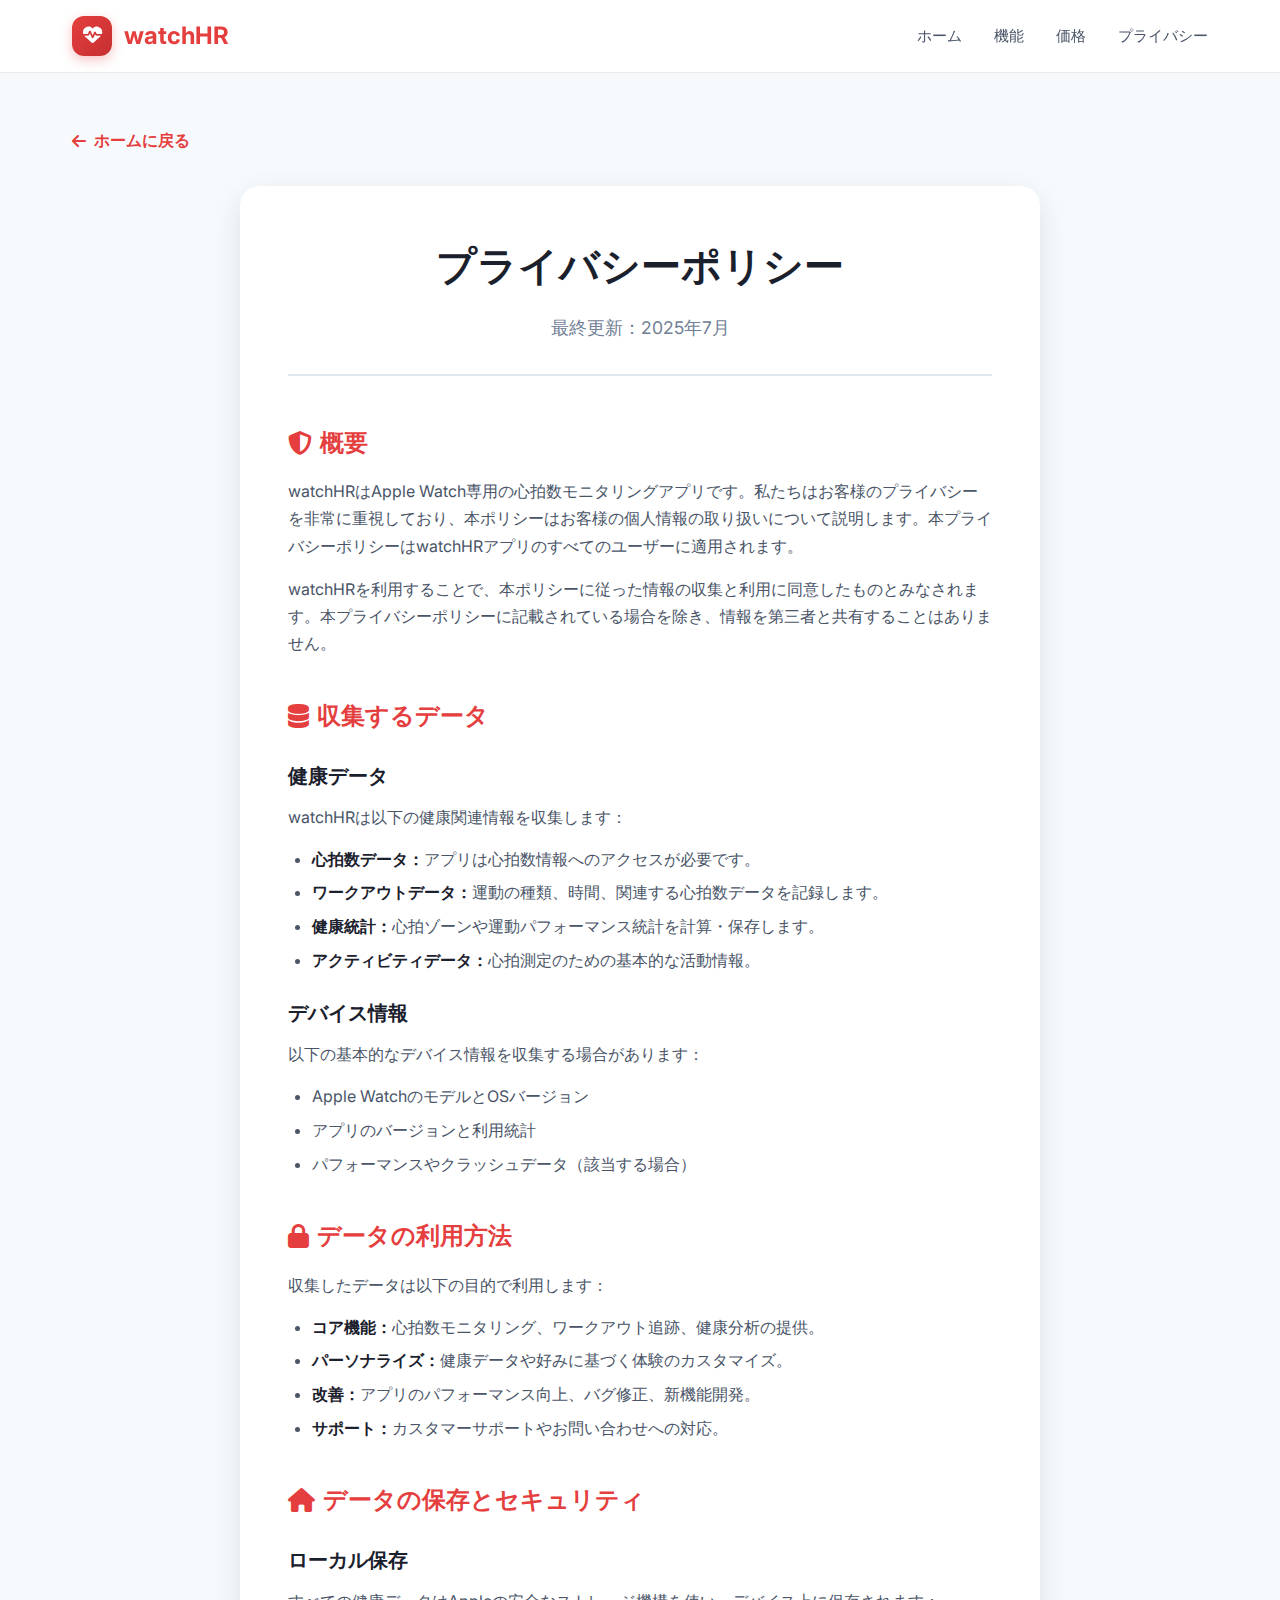
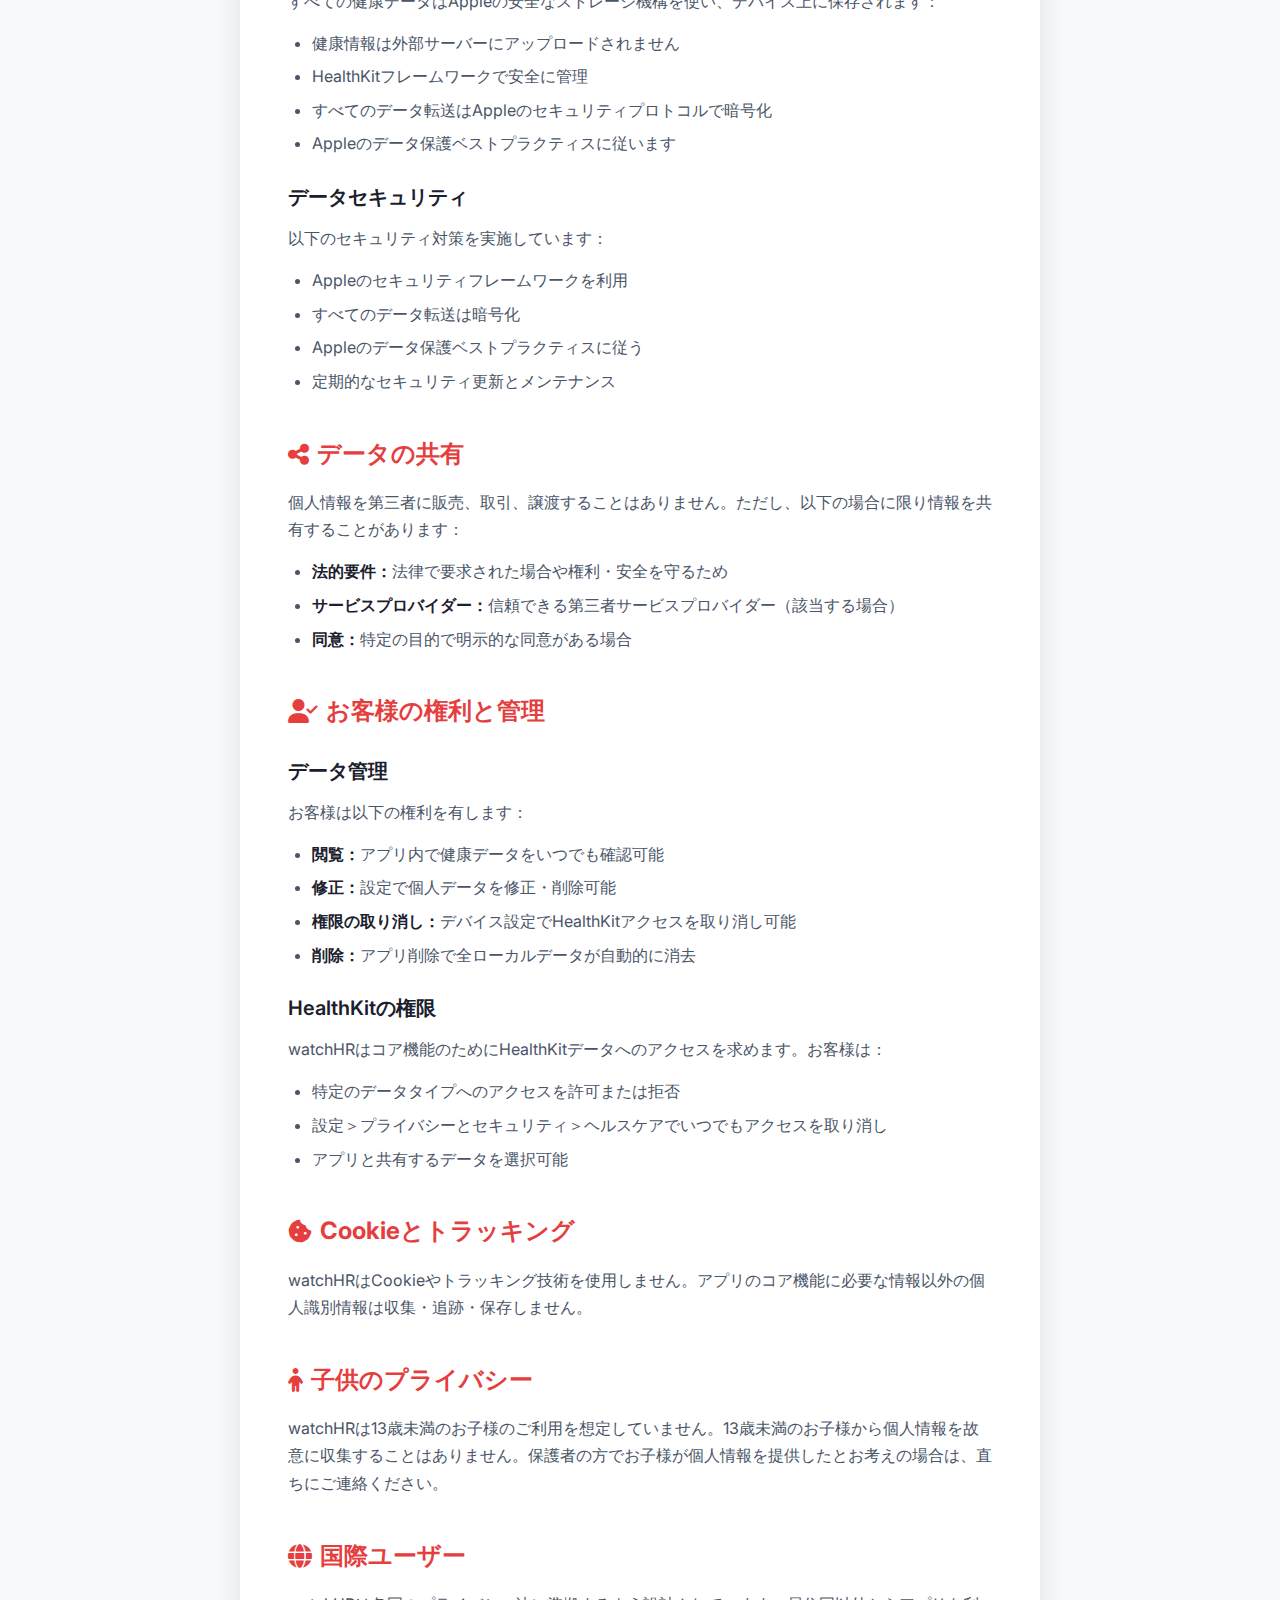
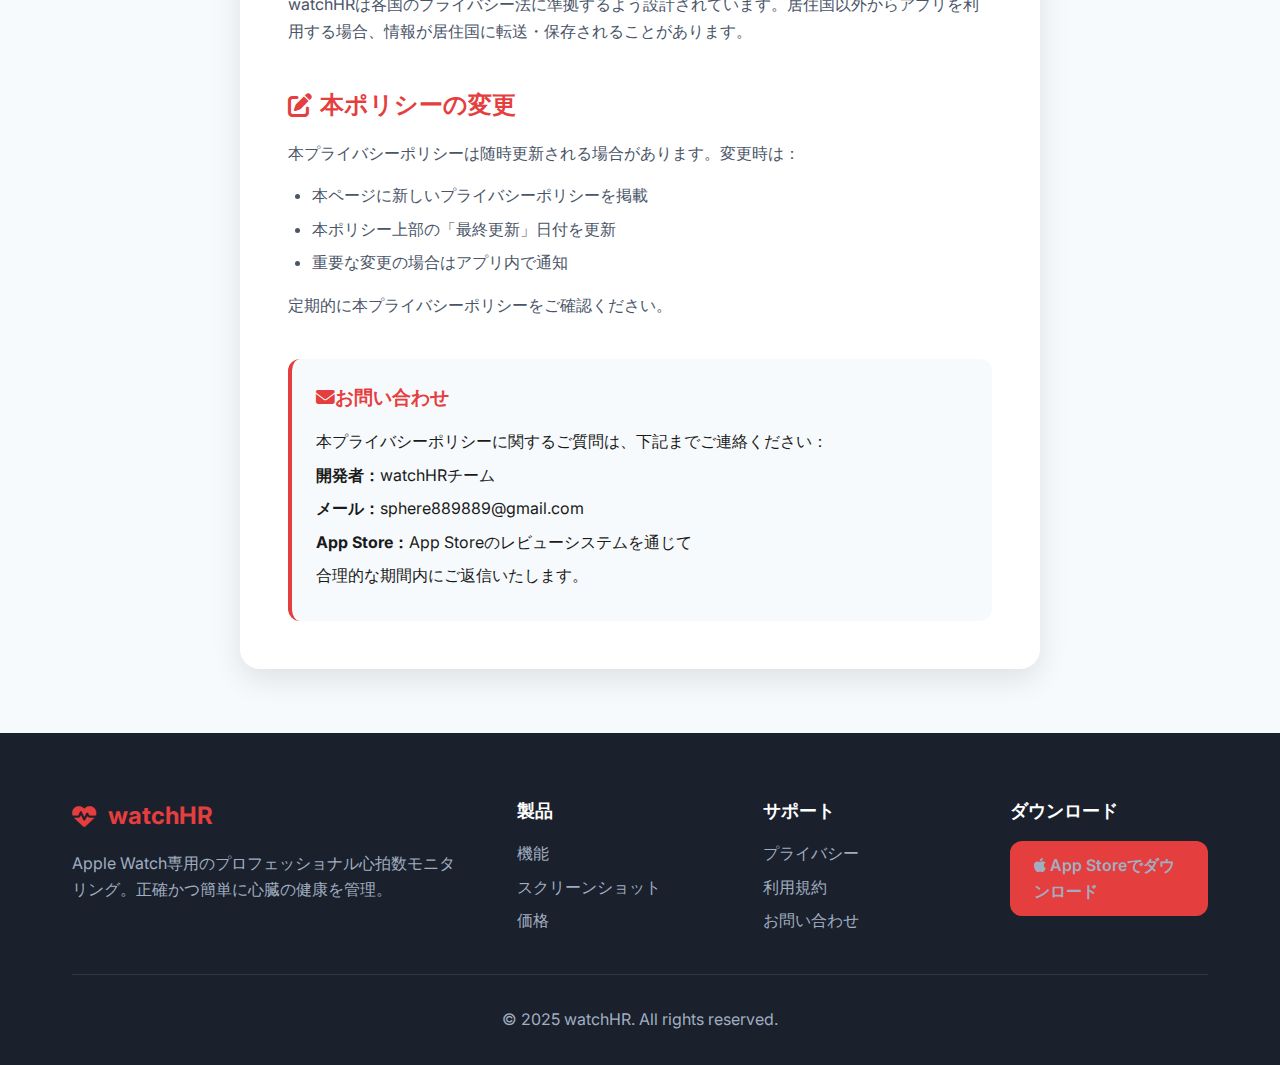
<file: privacy-ja.html>
<!DOCTYPE html>
<html lang="ja">
<head>
    <meta charset="UTF-8">
    <meta name="viewport" content="width=device-width, initial-scale=1.0">
    <title>プライバシーポリシー - watchHR</title>
    <meta name="description" content="watchHR プロフェッショナル心拍数モニタリングアプリのプライバシーポリシー">
    <link rel="stylesheet" href="styles.css">
    <link href="https://fonts.googleapis.com/css2?family=Inter:wght@300;400;500;600;700;800;900&display=swap" rel="stylesheet">
    <link rel="stylesheet" href="https://cdnjs.cloudflare.com/ajax/libs/font-awesome/6.4.0/css/all.min.css">
    <style>
        .privacy-page { padding: 8rem 0 4rem 0; background: #f7fafc; }
        .privacy-container { max-width: 800px; margin: 0 auto; background: white; border-radius: 20px; padding: 3rem; box-shadow: 0 10px 30px rgba(0, 0, 0, 0.1); }
        .privacy-header { text-align: center; margin-bottom: 3rem; padding-bottom: 2rem; border-bottom: 2px solid #e2e8f0; }
        .privacy-header h1 { font-size: 2.5rem; font-weight: 800; color: #1a202c; margin-bottom: 1rem; }
        .privacy-header p { color: #718096; font-size: 1.1rem; }
        .privacy-section { margin-bottom: 2.5rem; }
        .privacy-section h2 { font-size: 1.5rem; font-weight: 700; color: #e53e3e; margin-bottom: 1rem; display: flex; align-items: center; gap: 0.5rem; }
        .privacy-section h3 { font-size: 1.25rem; font-weight: 600; color: #1a202c; margin: 1.5rem 0 0.75rem 0; }
        .privacy-section p { color: #4a5568; line-height: 1.7; margin-bottom: 1rem; }
        .privacy-section ul { margin: 1rem 0; padding-left: 1.5rem; }
        .privacy-section li { color: #4a5568; line-height: 1.6; margin-bottom: 0.5rem; }
        .privacy-section strong { color: #1a202c; font-weight: 600; }
        .back-link { display: inline-flex; align-items: center; gap: 0.5rem; color: #e53e3e; text-decoration: none; font-weight: 600; margin-bottom: 2rem; transition: all 0.3s ease; }
        .back-link:hover { color: #c53030; transform: translateX(-5px); }
        .contact-info { background: #f7fafc; border-radius: 12px; padding: 1.5rem; margin-top: 2rem; border-left: 4px solid #e53e3e; }
        .contact-info h3 { color: #e53e3e; margin-bottom: 1rem; }
        .contact-info p { margin-bottom: 0.5rem; }
        @media (max-width: 768px) { .privacy-container { margin: 0 1rem; padding: 2rem; } .privacy-header h1 { font-size: 2rem; } .privacy-section h2 { font-size: 1.25rem; } }
    </style>
</head>
<body>
    <!-- Navigation -->
    <nav class="navbar">
        <div class="nav-container">
            <div class="nav-logo">
                <div class="logo-icon">
                    <i class="fas fa-heartbeat"></i>
                </div>
                <span class="logo-text">watchHR</span>
            </div>
            <div class="nav-links">
                <a href="index.html" class="nav-link">ホーム</a>
                <a href="index.html#features" class="nav-link">機能</a>
                <a href="index.html#pricing" class="nav-link">価格</a>
                <a href="privacy.html" class="nav-link">プライバシー</a>
            </div>
            <div class="nav-toggle">
                <span></span>
                <span></span>
                <span></span>
            </div>
        </div>
    </nav>
    <section class="privacy-page">
        <div class="container">
            <a href="index.html" class="back-link">
                <i class="fas fa-arrow-left"></i>
                ホームに戻る
            </a>
            <div class="privacy-container">
                <div class="privacy-header">
                    <h1>プライバシーポリシー</h1>
                    <p>最終更新：2025年7月</p>
                </div>
                <div class="privacy-section">
                    <h2><i class="fas fa-shield-alt"></i>概要</h2>
                    <p>watchHRはApple Watch専用の心拍数モニタリングアプリです。私たちはお客様のプライバシーを非常に重視しており、本ポリシーはお客様の個人情報の取り扱いについて説明します。本プライバシーポリシーはwatchHRアプリのすべてのユーザーに適用されます。</p>
                    <p>watchHRを利用することで、本ポリシーに従った情報の収集と利用に同意したものとみなされます。本プライバシーポリシーに記載されている場合を除き、情報を第三者と共有することはありません。</p>
                </div>
                <div class="privacy-section">
                    <h2><i class="fas fa-database"></i>収集するデータ</h2>
                    <h3>健康データ</h3>
                    <p>watchHRは以下の健康関連情報を収集します：</p>
                    <ul>
                        <li><strong>心拍数データ：</strong>アプリは心拍数情報へのアクセスが必要です。</li>
                        <li><strong>ワークアウトデータ：</strong>運動の種類、時間、関連する心拍数データを記録します。</li>
                        <li><strong>健康統計：</strong>心拍ゾーンや運動パフォーマンス統計を計算・保存します。</li>
                        <li><strong>アクティビティデータ：</strong>心拍測定のための基本的な活動情報。</li>
                    </ul>
                    <h3>デバイス情報</h3>
                    <p>以下の基本的なデバイス情報を収集する場合があります：</p>
                    <ul>
                        <li>Apple WatchのモデルとOSバージョン</li>
                        <li>アプリのバージョンと利用統計</li>
                        <li>パフォーマンスやクラッシュデータ（該当する場合）</li>
                    </ul>
                </div>
                <div class="privacy-section">
                    <h2><i class="fas fa-lock"></i>データの利用方法</h2>
                    <p>収集したデータは以下の目的で利用します：</p>
                    <ul>
                        <li><strong>コア機能：</strong>心拍数モニタリング、ワークアウト追跡、健康分析の提供。</li>
                        <li><strong>パーソナライズ：</strong>健康データや好みに基づく体験のカスタマイズ。</li>
                        <li><strong>改善：</strong>アプリのパフォーマンス向上、バグ修正、新機能開発。</li>
                        <li><strong>サポート：</strong>カスタマーサポートやお問い合わせへの対応。</li>
                    </ul>
                </div>
                <div class="privacy-section">
                    <h2><i class="fas fa-home"></i>データの保存とセキュリティ</h2>
                    <h3>ローカル保存</h3>
                    <p>すべての健康データはAppleの安全なストレージ機構を使い、デバイス上に保存されます：</p>
                    <ul>
                        <li>健康情報は外部サーバーにアップロードされません</li>
                        <li>HealthKitフレームワークで安全に管理</li>
                        <li>すべてのデータ転送はAppleのセキュリティプロトコルで暗号化</li>
                        <li>Appleのデータ保護ベストプラクティスに従います</li>
                    </ul>
                    <h3>データセキュリティ</h3>
                    <p>以下のセキュリティ対策を実施しています：</p>
                    <ul>
                        <li>Appleのセキュリティフレームワークを利用</li>
                        <li>すべてのデータ転送は暗号化</li>
                        <li>Appleのデータ保護ベストプラクティスに従う</li>
                        <li>定期的なセキュリティ更新とメンテナンス</li>
                    </ul>
                </div>
                <div class="privacy-section">
                    <h2><i class="fas fa-share-alt"></i>データの共有</h2>
                    <p>個人情報を第三者に販売、取引、譲渡することはありません。ただし、以下の場合に限り情報を共有することがあります：</p>
                    <ul>
                        <li><strong>法的要件：</strong>法律で要求された場合や権利・安全を守るため</li>
                        <li><strong>サービスプロバイダー：</strong>信頼できる第三者サービスプロバイダー（該当する場合）</li>
                        <li><strong>同意：</strong>特定の目的で明示的な同意がある場合</li>
                    </ul>
                </div>
                <div class="privacy-section">
                    <h2><i class="fas fa-user-check"></i>お客様の権利と管理</h2>
                    <h3>データ管理</h3>
                    <p>お客様は以下の権利を有します：</p>
                    <ul>
                        <li><strong>閲覧：</strong>アプリ内で健康データをいつでも確認可能</li>
                        <li><strong>修正：</strong>設定で個人データを修正・削除可能</li>
                        <li><strong>権限の取り消し：</strong>デバイス設定でHealthKitアクセスを取り消し可能</li>
                        <li><strong>削除：</strong>アプリ削除で全ローカルデータが自動的に消去</li>
                    </ul>
                    <h3>HealthKitの権限</h3>
                    <p>watchHRはコア機能のためにHealthKitデータへのアクセスを求めます。お客様は：</p>
                    <ul>
                        <li>特定のデータタイプへのアクセスを許可または拒否</li>
                        <li>設定＞プライバシーとセキュリティ＞ヘルスケアでいつでもアクセスを取り消し</li>
                        <li>アプリと共有するデータを選択可能</li>
                    </ul>
                </div>
                <div class="privacy-section">
                    <h2><i class="fas fa-cookie-bite"></i>Cookieとトラッキング</h2>
                    <p>watchHRはCookieやトラッキング技術を使用しません。アプリのコア機能に必要な情報以外の個人識別情報は収集・追跡・保存しません。</p>
                </div>
                <div class="privacy-section">
                    <h2><i class="fas fa-child"></i>子供のプライバシー</h2>
                    <p>watchHRは13歳未満のお子様のご利用を想定していません。13歳未満のお子様から個人情報を故意に収集することはありません。保護者の方でお子様が個人情報を提供したとお考えの場合は、直ちにご連絡ください。</p>
                </div>
                <div class="privacy-section">
                    <h2><i class="fas fa-globe"></i>国際ユーザー</h2>
                    <p>watchHRは各国のプライバシー法に準拠するよう設計されています。居住国以外からアプリを利用する場合、情報が居住国に転送・保存されることがあります。</p>
                </div>
                <div class="privacy-section">
                    <h2><i class="fas fa-edit"></i>本ポリシーの変更</h2>
                    <p>本プライバシーポリシーは随時更新される場合があります。変更時は：</p>
                    <ul>
                        <li>本ページに新しいプライバシーポリシーを掲載</li>
                        <li>本ポリシー上部の「最終更新」日付を更新</li>
                        <li>重要な変更の場合はアプリ内で通知</li>
                    </ul>
                    <p>定期的に本プライバシーポリシーをご確認ください。</p>
                </div>
                <div class="contact-info">
                    <h3><i class="fas fa-envelope"></i>お問い合わせ</h3>
                    <p>本プライバシーポリシーに関するご質問は、下記までご連絡ください：</p>
                    <p><strong>開発者：</strong>watchHRチーム</p>
                    <p><strong>メール：</strong>sphere889889@gmail.com</p>
                    <p><strong>App Store：</strong>App Storeのレビューシステムを通じて</p>
                    <p>合理的な期間内にご返信いたします。</p>
                </div>
            </div>
        </div>
    </section>
    <footer class="footer">
        <div class="container">
            <div class="footer-content">
                <div class="footer-section">
                    <div class="footer-logo">
                        <i class="fas fa-heartbeat"></i>
                        <span>watchHR</span>
                    </div>
                    <p>Apple Watch専用のプロフェッショナル心拍数モニタリング。正確かつ簡単に心臓の健康を管理。</p>
                </div>
                <div class="footer-section">
                    <h4>製品</h4>
                    <a href="index.html#features">機能</a>
                    <a href="index.html#screenshots">スクリーンショット</a>
                    <a href="index.html#pricing">価格</a>
                </div>
                <div class="footer-section">
                    <h4>サポート</h4>
                    <a href="privacy.html">プライバシー</a>
                    <a href="#terms">利用規約</a>
                    <a href="#contact">お問い合わせ</a>
                </div>
                <div class="footer-section">
                    <h4>ダウンロード</h4>
                    <a href="#download" class="download-link">
                        <i class="fab fa-apple"></i>
                        <span>App Storeでダウンロード</span>
                    </a>
                </div>
            </div>
            <div class="footer-bottom">
                <p>&copy; 2025 watchHR. All rights reserved.</p>
            </div>
        </div>
    </footer>
    <script src="script.js"></script>
</body>
</html>
</file>
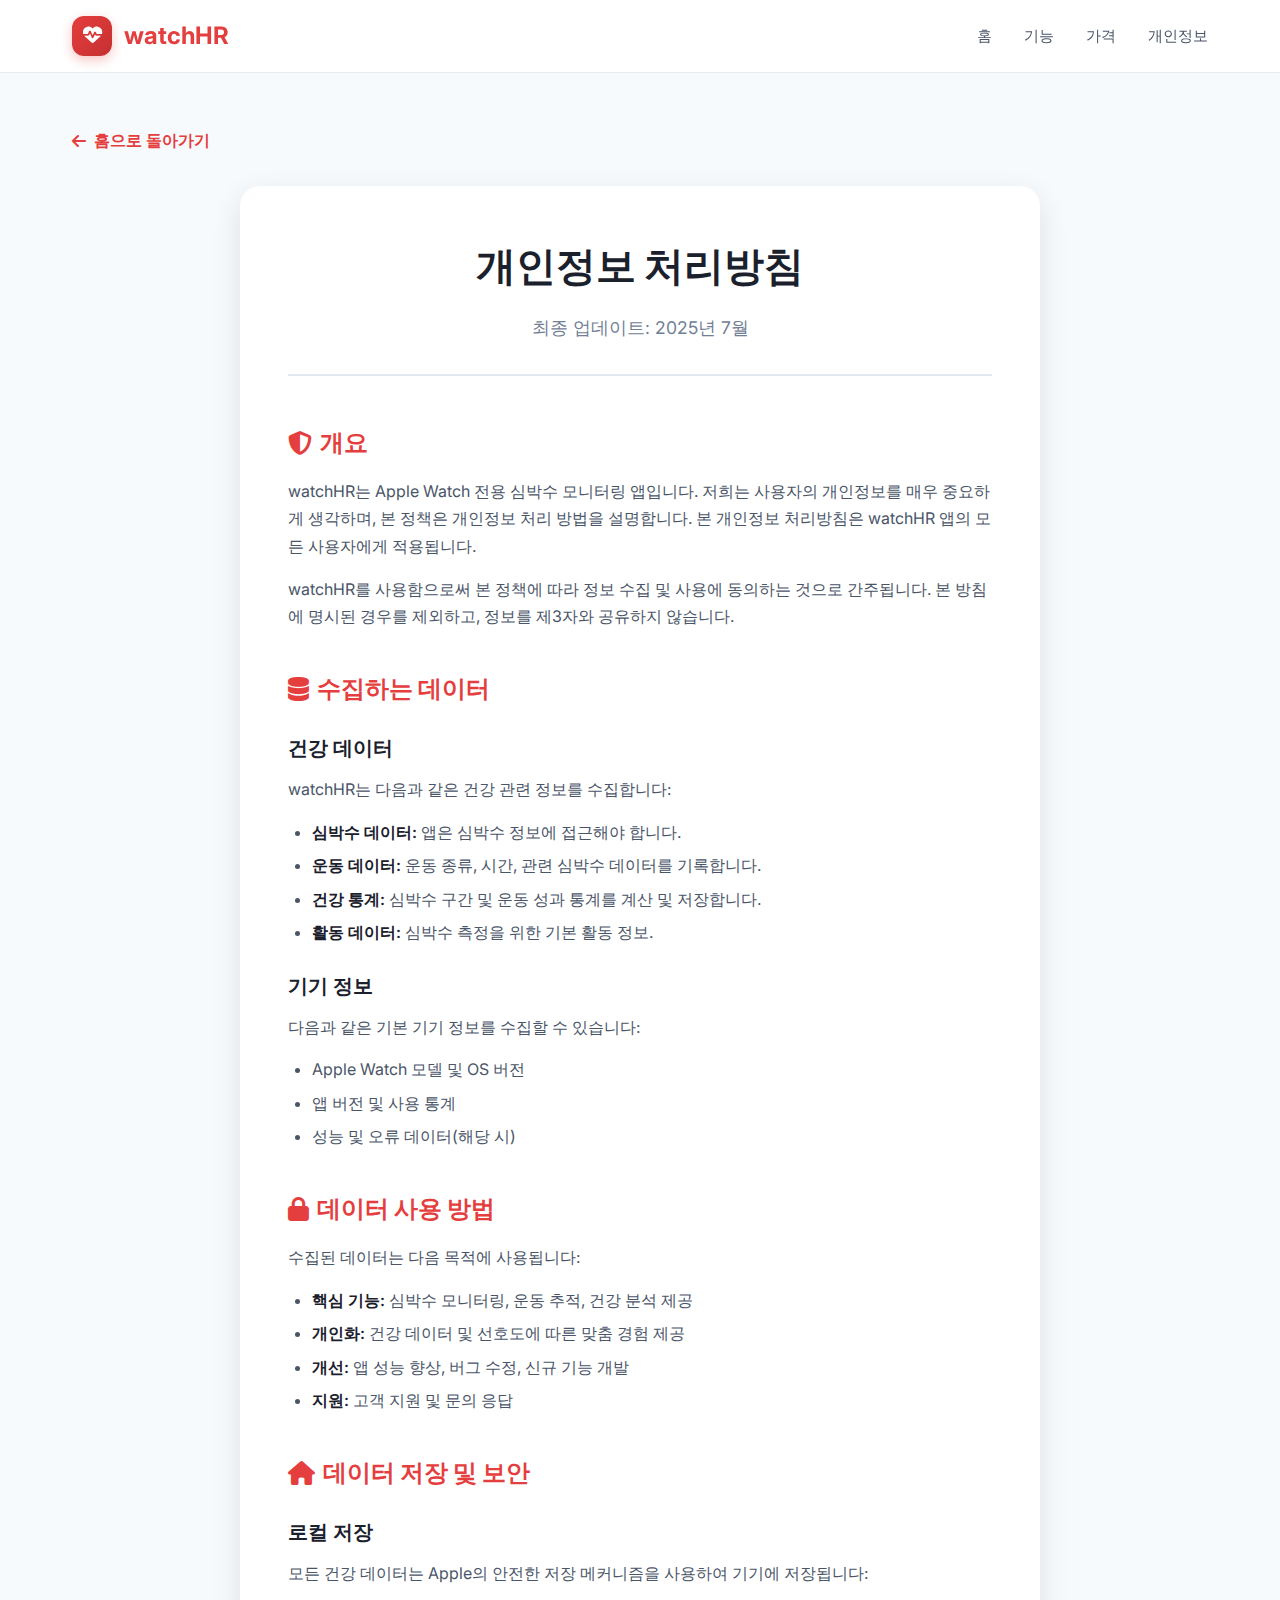
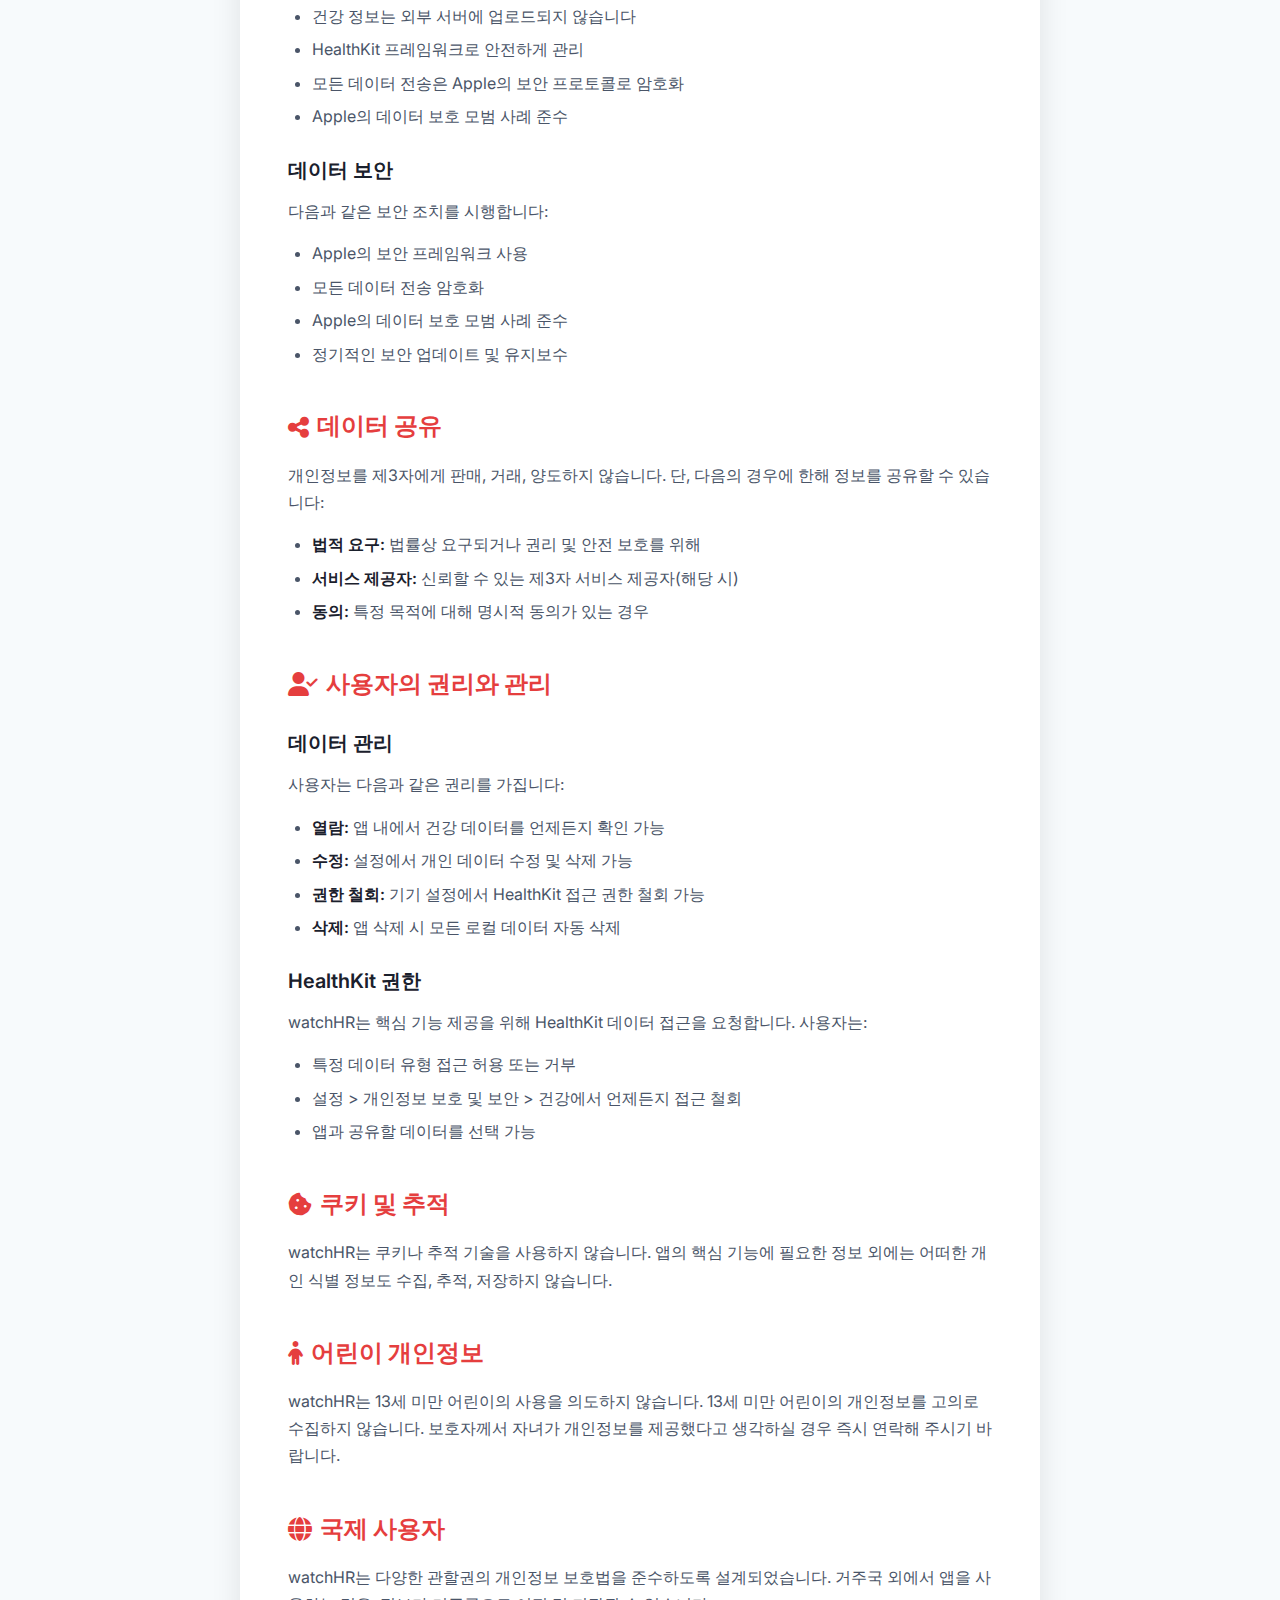
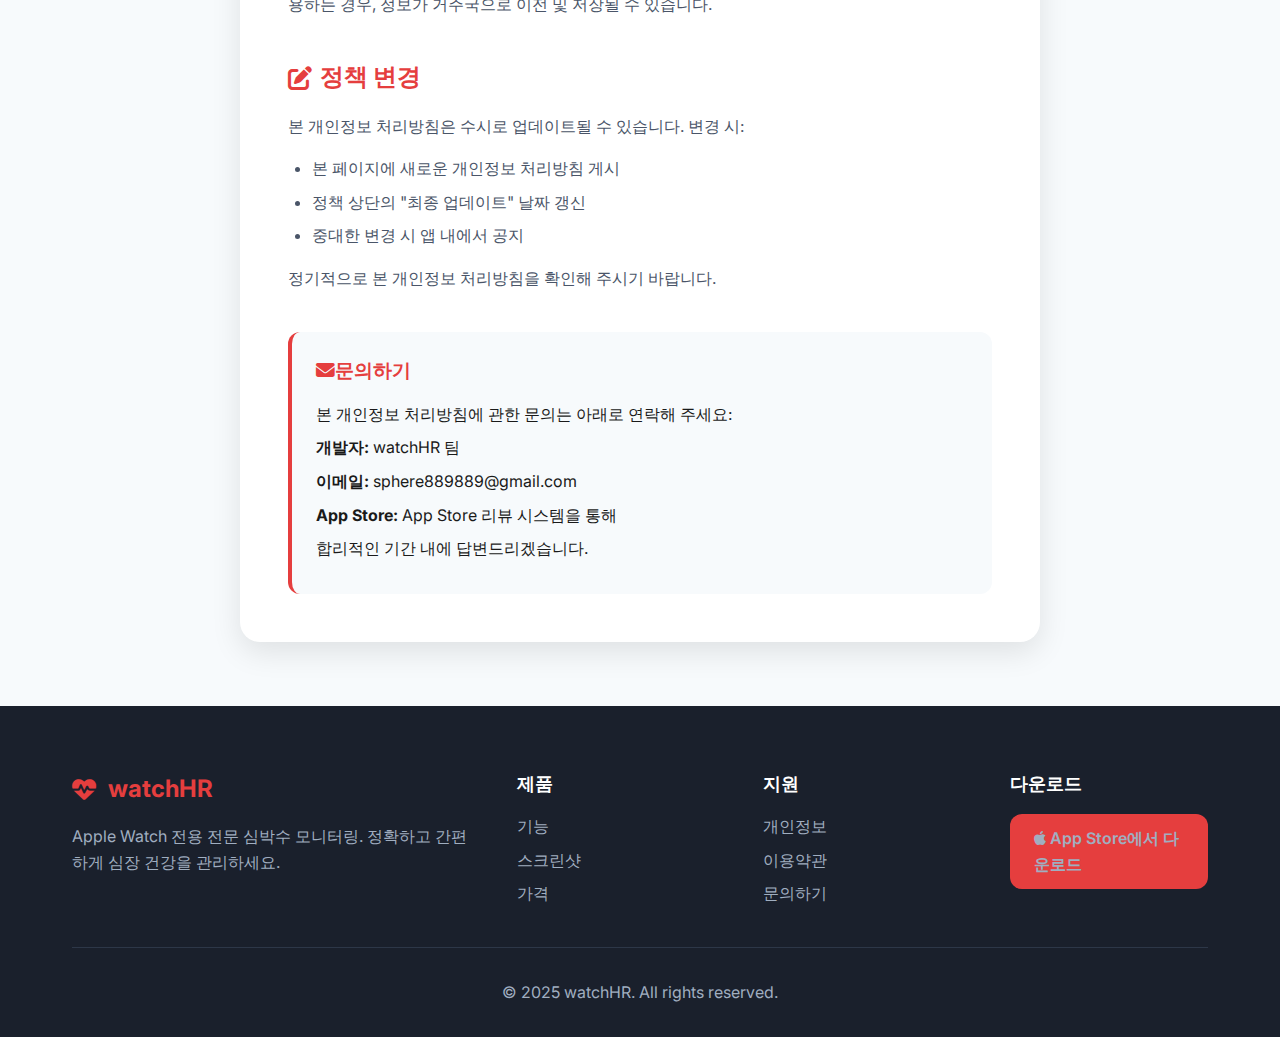
<file: privacy-ko.html>
<!DOCTYPE html>
<html lang="ko">
<head>
    <meta charset="UTF-8">
    <meta name="viewport" content="width=device-width, initial-scale=1.0">
    <title>개인정보 처리방침 - watchHR</title>
    <meta name="description" content="watchHR 전문 심박수 모니터링 앱의 개인정보 처리방침">
    <link rel="stylesheet" href="styles.css">
    <link href="https://fonts.googleapis.com/css2?family=Inter:wght@300;400;500;600;700;800;900&display=swap" rel="stylesheet">
    <link rel="stylesheet" href="https://cdnjs.cloudflare.com/ajax/libs/font-awesome/6.4.0/css/all.min.css">
    <style>
        .privacy-page { padding: 8rem 0 4rem 0; background: #f7fafc; }
        .privacy-container { max-width: 800px; margin: 0 auto; background: white; border-radius: 20px; padding: 3rem; box-shadow: 0 10px 30px rgba(0, 0, 0, 0.1); }
        .privacy-header { text-align: center; margin-bottom: 3rem; padding-bottom: 2rem; border-bottom: 2px solid #e2e8f0; }
        .privacy-header h1 { font-size: 2.5rem; font-weight: 800; color: #1a202c; margin-bottom: 1rem; }
        .privacy-header p { color: #718096; font-size: 1.1rem; }
        .privacy-section { margin-bottom: 2.5rem; }
        .privacy-section h2 { font-size: 1.5rem; font-weight: 700; color: #e53e3e; margin-bottom: 1rem; display: flex; align-items: center; gap: 0.5rem; }
        .privacy-section h3 { font-size: 1.25rem; font-weight: 600; color: #1a202c; margin: 1.5rem 0 0.75rem 0; }
        .privacy-section p { color: #4a5568; line-height: 1.7; margin-bottom: 1rem; }
        .privacy-section ul { margin: 1rem 0; padding-left: 1.5rem; }
        .privacy-section li { color: #4a5568; line-height: 1.6; margin-bottom: 0.5rem; }
        .privacy-section strong { color: #1a202c; font-weight: 600; }
        .back-link { display: inline-flex; align-items: center; gap: 0.5rem; color: #e53e3e; text-decoration: none; font-weight: 600; margin-bottom: 2rem; transition: all 0.3s ease; }
        .back-link:hover { color: #c53030; transform: translateX(-5px); }
        .contact-info { background: #f7fafc; border-radius: 12px; padding: 1.5rem; margin-top: 2rem; border-left: 4px solid #e53e3e; }
        .contact-info h3 { color: #e53e3e; margin-bottom: 1rem; }
        .contact-info p { margin-bottom: 0.5rem; }
        @media (max-width: 768px) { .privacy-container { margin: 0 1rem; padding: 2rem; } .privacy-header h1 { font-size: 2rem; } .privacy-section h2 { font-size: 1.25rem; } }
    </style>
</head>
<body>
    <!-- Navigation -->
    <nav class="navbar">
        <div class="nav-container">
            <div class="nav-logo">
                <div class="logo-icon">
                    <i class="fas fa-heartbeat"></i>
                </div>
                <span class="logo-text">watchHR</span>
            </div>
            <div class="nav-links">
                <a href="index.html" class="nav-link">홈</a>
                <a href="index.html#features" class="nav-link">기능</a>
                <a href="index.html#pricing" class="nav-link">가격</a>
                <a href="privacy.html" class="nav-link">개인정보</a>
            </div>
            <div class="nav-toggle">
                <span></span>
                <span></span>
                <span></span>
            </div>
        </div>
    </nav>
    <section class="privacy-page">
        <div class="container">
            <a href="index.html" class="back-link">
                <i class="fas fa-arrow-left"></i>
                홈으로 돌아가기
            </a>
            <div class="privacy-container">
                <div class="privacy-header">
                    <h1>개인정보 처리방침</h1>
                    <p>최종 업데이트: 2025년 7월</p>
                </div>
                <div class="privacy-section">
                    <h2><i class="fas fa-shield-alt"></i>개요</h2>
                    <p>watchHR는 Apple Watch 전용 심박수 모니터링 앱입니다. 저희는 사용자의 개인정보를 매우 중요하게 생각하며, 본 정책은 개인정보 처리 방법을 설명합니다. 본 개인정보 처리방침은 watchHR 앱의 모든 사용자에게 적용됩니다.</p>
                    <p>watchHR를 사용함으로써 본 정책에 따라 정보 수집 및 사용에 동의하는 것으로 간주됩니다. 본 방침에 명시된 경우를 제외하고, 정보를 제3자와 공유하지 않습니다.</p>
                </div>
                <div class="privacy-section">
                    <h2><i class="fas fa-database"></i>수집하는 데이터</h2>
                    <h3>건강 데이터</h3>
                    <p>watchHR는 다음과 같은 건강 관련 정보를 수집합니다:</p>
                    <ul>
                        <li><strong>심박수 데이터:</strong> 앱은 심박수 정보에 접근해야 합니다.</li>
                        <li><strong>운동 데이터:</strong> 운동 종류, 시간, 관련 심박수 데이터를 기록합니다.</li>
                        <li><strong>건강 통계:</strong> 심박수 구간 및 운동 성과 통계를 계산 및 저장합니다.</li>
                        <li><strong>활동 데이터:</strong> 심박수 측정을 위한 기본 활동 정보.</li>
                    </ul>
                    <h3>기기 정보</h3>
                    <p>다음과 같은 기본 기기 정보를 수집할 수 있습니다:</p>
                    <ul>
                        <li>Apple Watch 모델 및 OS 버전</li>
                        <li>앱 버전 및 사용 통계</li>
                        <li>성능 및 오류 데이터(해당 시)</li>
                    </ul>
                </div>
                <div class="privacy-section">
                    <h2><i class="fas fa-lock"></i>데이터 사용 방법</h2>
                    <p>수집된 데이터는 다음 목적에 사용됩니다:</p>
                    <ul>
                        <li><strong>핵심 기능:</strong> 심박수 모니터링, 운동 추적, 건강 분석 제공</li>
                        <li><strong>개인화:</strong> 건강 데이터 및 선호도에 따른 맞춤 경험 제공</li>
                        <li><strong>개선:</strong> 앱 성능 향상, 버그 수정, 신규 기능 개발</li>
                        <li><strong>지원:</strong> 고객 지원 및 문의 응답</li>
                    </ul>
                </div>
                <div class="privacy-section">
                    <h2><i class="fas fa-home"></i>데이터 저장 및 보안</h2>
                    <h3>로컬 저장</h3>
                    <p>모든 건강 데이터는 Apple의 안전한 저장 메커니즘을 사용하여 기기에 저장됩니다:</p>
                    <ul>
                        <li>건강 정보는 외부 서버에 업로드되지 않습니다</li>
                        <li>HealthKit 프레임워크로 안전하게 관리</li>
                        <li>모든 데이터 전송은 Apple의 보안 프로토콜로 암호화</li>
                        <li>Apple의 데이터 보호 모범 사례 준수</li>
                    </ul>
                    <h3>데이터 보안</h3>
                    <p>다음과 같은 보안 조치를 시행합니다:</p>
                    <ul>
                        <li>Apple의 보안 프레임워크 사용</li>
                        <li>모든 데이터 전송 암호화</li>
                        <li>Apple의 데이터 보호 모범 사례 준수</li>
                        <li>정기적인 보안 업데이트 및 유지보수</li>
                    </ul>
                </div>
                <div class="privacy-section">
                    <h2><i class="fas fa-share-alt"></i>데이터 공유</h2>
                    <p>개인정보를 제3자에게 판매, 거래, 양도하지 않습니다. 단, 다음의 경우에 한해 정보를 공유할 수 있습니다:</p>
                    <ul>
                        <li><strong>법적 요구:</strong> 법률상 요구되거나 권리 및 안전 보호를 위해</li>
                        <li><strong>서비스 제공자:</strong> 신뢰할 수 있는 제3자 서비스 제공자(해당 시)</li>
                        <li><strong>동의:</strong> 특정 목적에 대해 명시적 동의가 있는 경우</li>
                    </ul>
                </div>
                <div class="privacy-section">
                    <h2><i class="fas fa-user-check"></i>사용자의 권리와 관리</h2>
                    <h3>데이터 관리</h3>
                    <p>사용자는 다음과 같은 권리를 가집니다:</p>
                    <ul>
                        <li><strong>열람:</strong> 앱 내에서 건강 데이터를 언제든지 확인 가능</li>
                        <li><strong>수정:</strong> 설정에서 개인 데이터 수정 및 삭제 가능</li>
                        <li><strong>권한 철회:</strong> 기기 설정에서 HealthKit 접근 권한 철회 가능</li>
                        <li><strong>삭제:</strong> 앱 삭제 시 모든 로컬 데이터 자동 삭제</li>
                    </ul>
                    <h3>HealthKit 권한</h3>
                    <p>watchHR는 핵심 기능 제공을 위해 HealthKit 데이터 접근을 요청합니다. 사용자는:</p>
                    <ul>
                        <li>특정 데이터 유형 접근 허용 또는 거부</li>
                        <li>설정 > 개인정보 보호 및 보안 > 건강에서 언제든지 접근 철회</li>
                        <li>앱과 공유할 데이터를 선택 가능</li>
                    </ul>
                </div>
                <div class="privacy-section">
                    <h2><i class="fas fa-cookie-bite"></i>쿠키 및 추적</h2>
                    <p>watchHR는 쿠키나 추적 기술을 사용하지 않습니다. 앱의 핵심 기능에 필요한 정보 외에는 어떠한 개인 식별 정보도 수집, 추적, 저장하지 않습니다.</p>
                </div>
                <div class="privacy-section">
                    <h2><i class="fas fa-child"></i>어린이 개인정보</h2>
                    <p>watchHR는 13세 미만 어린이의 사용을 의도하지 않습니다. 13세 미만 어린이의 개인정보를 고의로 수집하지 않습니다. 보호자께서 자녀가 개인정보를 제공했다고 생각하실 경우 즉시 연락해 주시기 바랍니다.</p>
                </div>
                <div class="privacy-section">
                    <h2><i class="fas fa-globe"></i>국제 사용자</h2>
                    <p>watchHR는 다양한 관할권의 개인정보 보호법을 준수하도록 설계되었습니다. 거주국 외에서 앱을 사용하는 경우, 정보가 거주국으로 이전 및 저장될 수 있습니다.</p>
                </div>
                <div class="privacy-section">
                    <h2><i class="fas fa-edit"></i>정책 변경</h2>
                    <p>본 개인정보 처리방침은 수시로 업데이트될 수 있습니다. 변경 시:</p>
                    <ul>
                        <li>본 페이지에 새로운 개인정보 처리방침 게시</li>
                        <li>정책 상단의 "최종 업데이트" 날짜 갱신</li>
                        <li>중대한 변경 시 앱 내에서 공지</li>
                    </ul>
                    <p>정기적으로 본 개인정보 처리방침을 확인해 주시기 바랍니다.</p>
                </div>
                <div class="contact-info">
                    <h3><i class="fas fa-envelope"></i>문의하기</h3>
                    <p>본 개인정보 처리방침에 관한 문의는 아래로 연락해 주세요:</p>
                    <p><strong>개발자:</strong> watchHR 팀</p>
                    <p><strong>이메일:</strong> sphere889889@gmail.com</p>
                    <p><strong>App Store:</strong> App Store 리뷰 시스템을 통해</p>
                    <p>합리적인 기간 내에 답변드리겠습니다.</p>
                </div>
            </div>
        </div>
    </section>
    <footer class="footer">
        <div class="container">
            <div class="footer-content">
                <div class="footer-section">
                    <div class="footer-logo">
                        <i class="fas fa-heartbeat"></i>
                        <span>watchHR</span>
                    </div>
                    <p>Apple Watch 전용 전문 심박수 모니터링. 정확하고 간편하게 심장 건강을 관리하세요.</p>
                </div>
                <div class="footer-section">
                    <h4>제품</h4>
                    <a href="index.html#features">기능</a>
                    <a href="index.html#screenshots">스크린샷</a>
                    <a href="index.html#pricing">가격</a>
                </div>
                <div class="footer-section">
                    <h4>지원</h4>
                    <a href="privacy.html">개인정보</a>
                    <a href="#terms">이용약관</a>
                    <a href="#contact">문의하기</a>
                </div>
                <div class="footer-section">
                    <h4>다운로드</h4>
                    <a href="#download" class="download-link">
                        <i class="fab fa-apple"></i>
                        <span>App Store에서 다운로드</span>
                    </a>
                </div>
            </div>
            <div class="footer-bottom">
                <p>&copy; 2025 watchHR. All rights reserved.</p>
            </div>
        </div>
    </footer>
    <script src="script.js"></script>
</body>
</html>
</file>
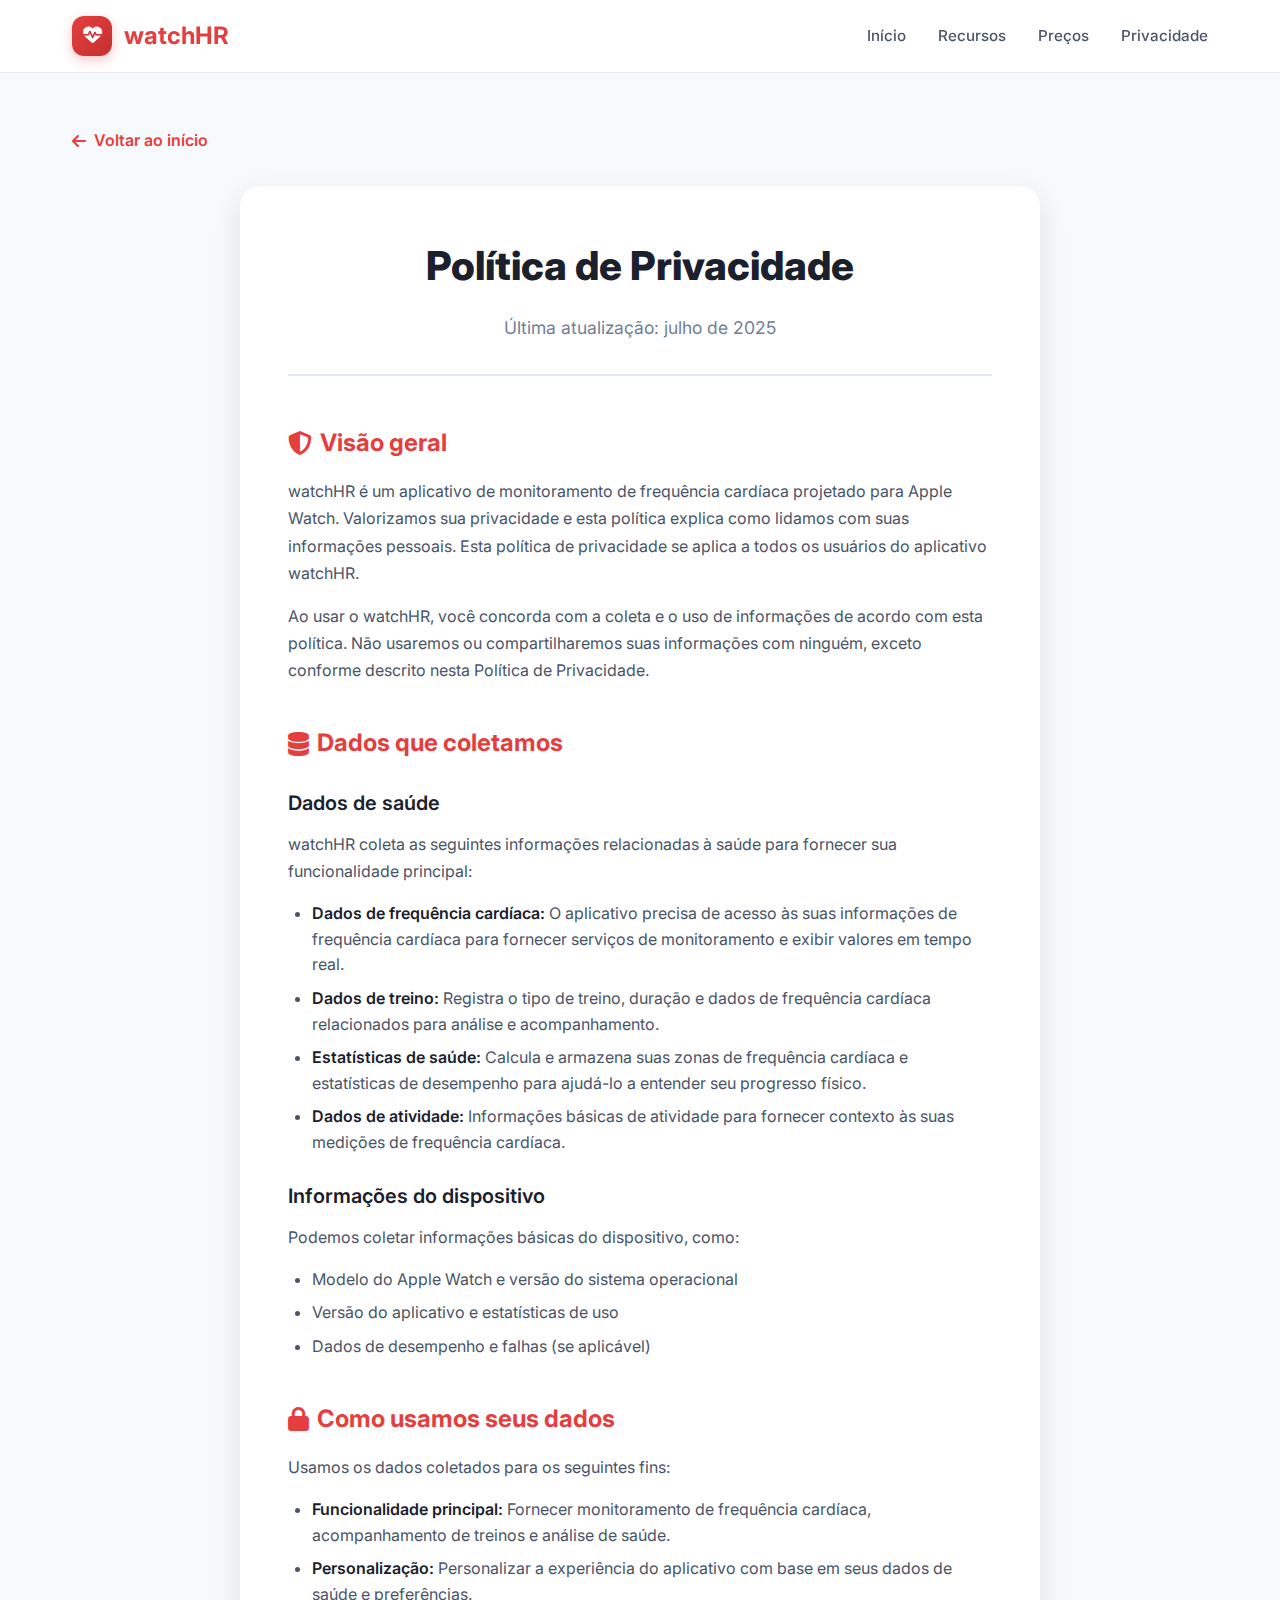
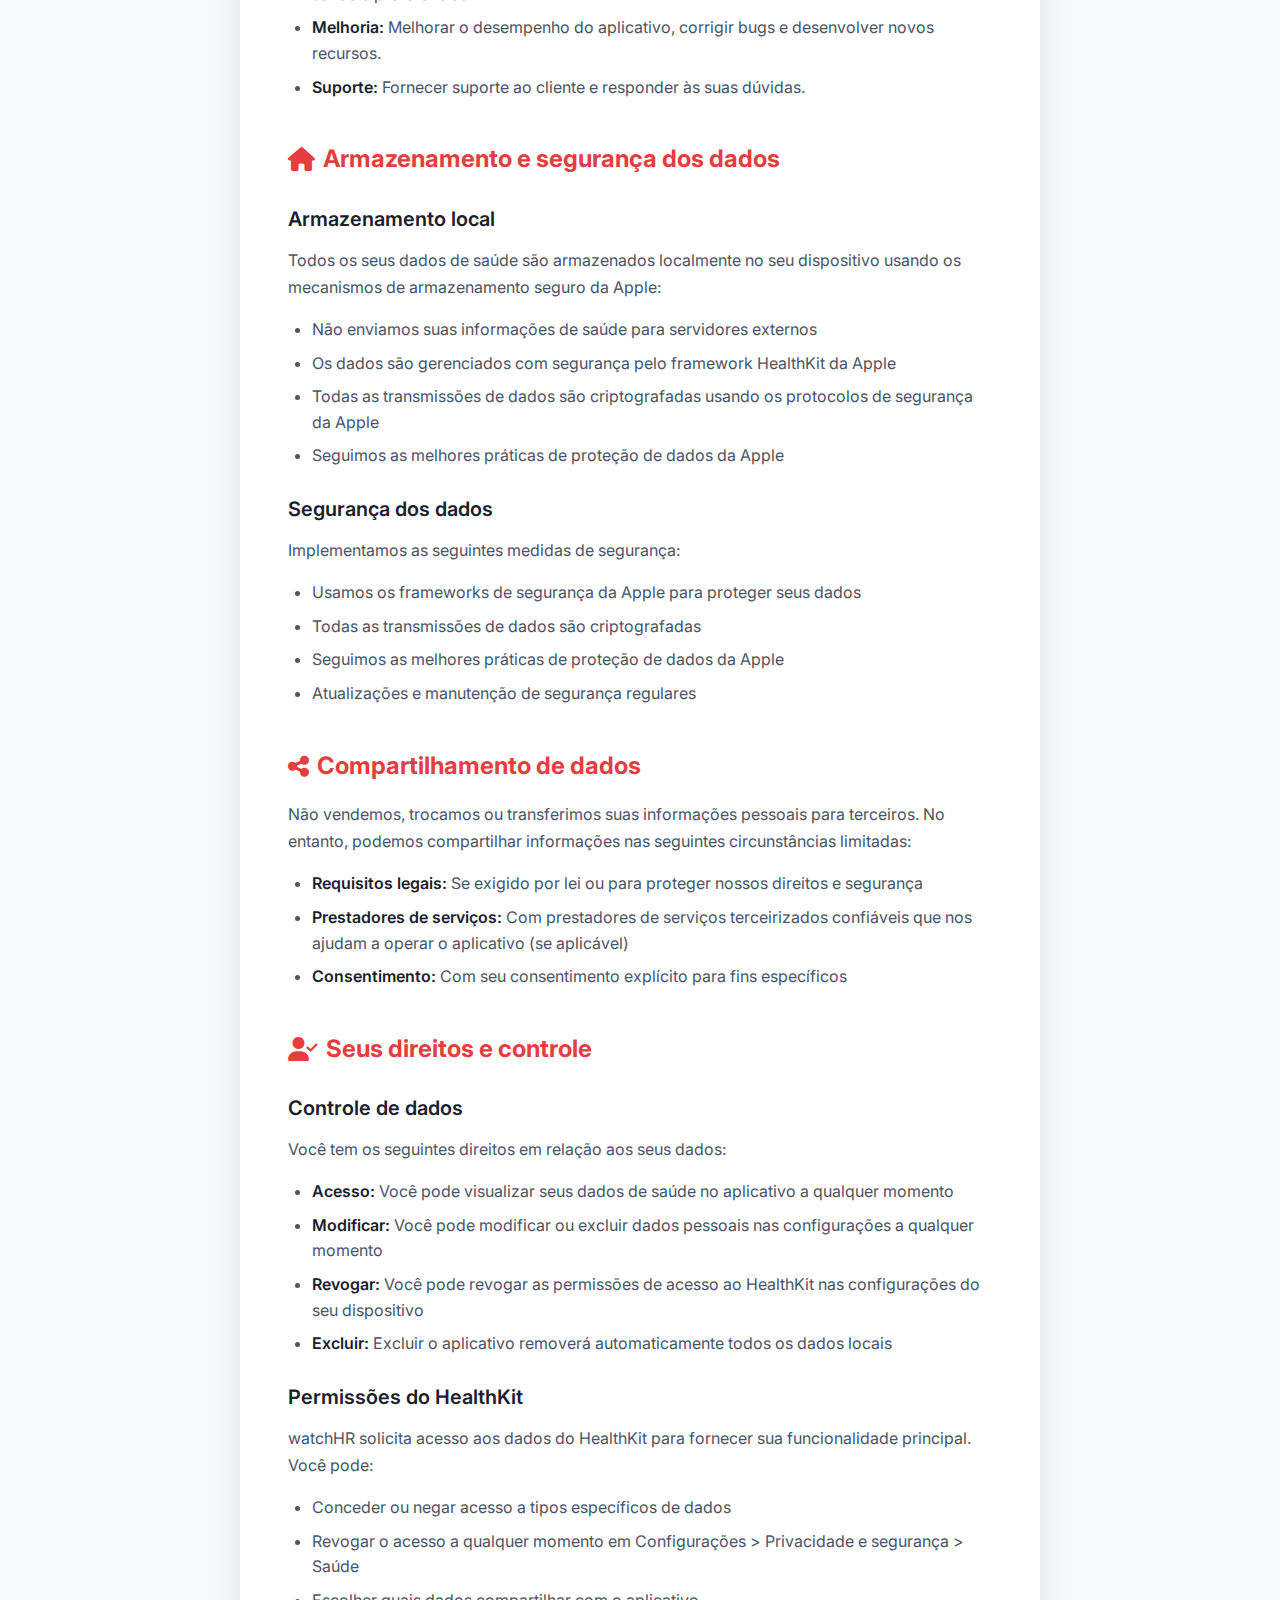
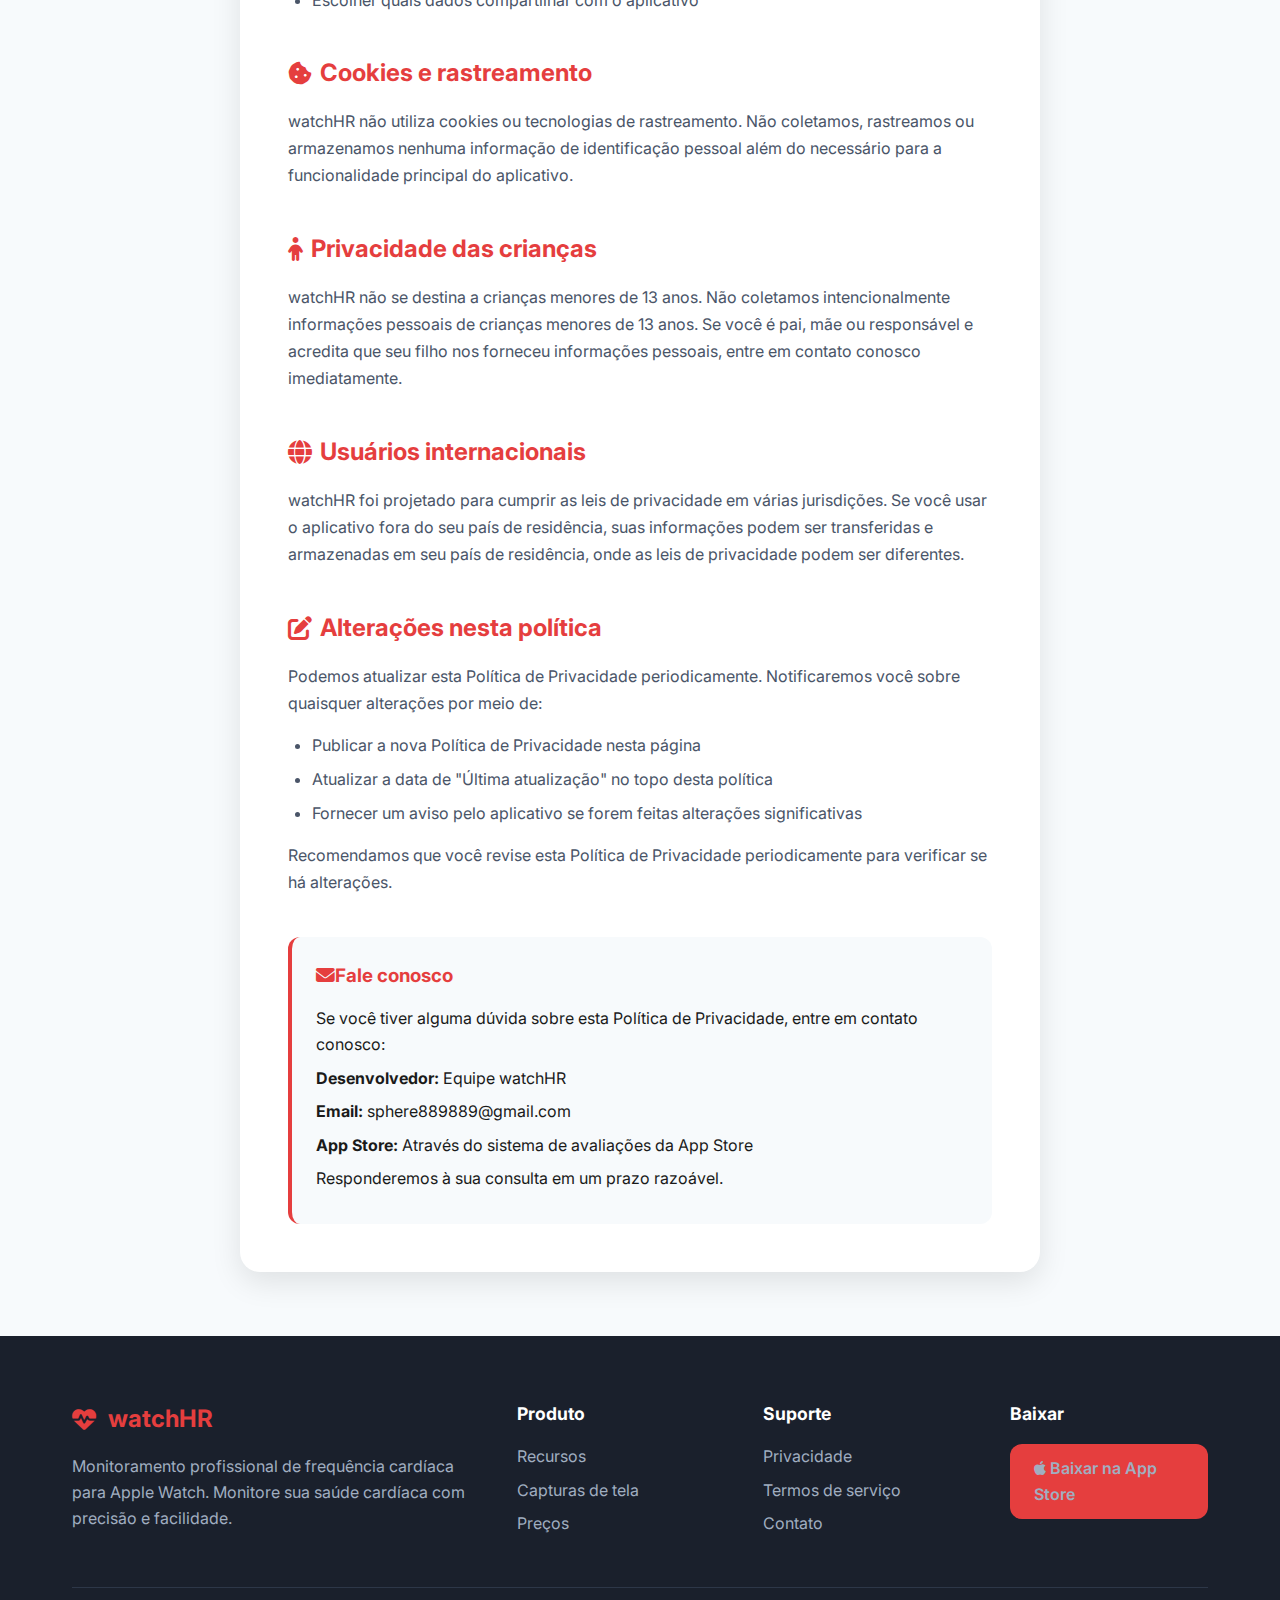
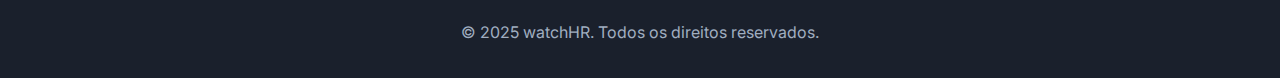
<file: privacy-pt.html>
<!DOCTYPE html>
<html lang="pt">
<head>
    <meta charset="UTF-8">
    <meta name="viewport" content="width=device-width, initial-scale=1.0">
    <title>Política de Privacidade - watchHR</title>
    <meta name="description" content="Política de privacidade do watchHR, aplicativo profissional de monitoramento de frequência cardíaca">
    <link rel="stylesheet" href="styles.css">
    <link href="https://fonts.googleapis.com/css2?family=Inter:wght@300;400;500;600;700;800;900&display=swap" rel="stylesheet">
    <link rel="stylesheet" href="https://cdnjs.cloudflare.com/ajax/libs/font-awesome/6.4.0/css/all.min.css">
    <style>
        .privacy-page { padding: 8rem 0 4rem 0; background: #f7fafc; }
        .privacy-container { max-width: 800px; margin: 0 auto; background: white; border-radius: 20px; padding: 3rem; box-shadow: 0 10px 30px rgba(0, 0, 0, 0.1); }
        .privacy-header { text-align: center; margin-bottom: 3rem; padding-bottom: 2rem; border-bottom: 2px solid #e2e8f0; }
        .privacy-header h1 { font-size: 2.5rem; font-weight: 800; color: #1a202c; margin-bottom: 1rem; }
        .privacy-header p { color: #718096; font-size: 1.1rem; }
        .privacy-section { margin-bottom: 2.5rem; }
        .privacy-section h2 { font-size: 1.5rem; font-weight: 700; color: #e53e3e; margin-bottom: 1rem; display: flex; align-items: center; gap: 0.5rem; }
        .privacy-section h3 { font-size: 1.25rem; font-weight: 600; color: #1a202c; margin: 1.5rem 0 0.75rem 0; }
        .privacy-section p { color: #4a5568; line-height: 1.7; margin-bottom: 1rem; }
        .privacy-section ul { margin: 1rem 0; padding-left: 1.5rem; }
        .privacy-section li { color: #4a5568; line-height: 1.6; margin-bottom: 0.5rem; }
        .privacy-section strong { color: #1a202c; font-weight: 600; }
        .back-link { display: inline-flex; align-items: center; gap: 0.5rem; color: #e53e3e; text-decoration: none; font-weight: 600; margin-bottom: 2rem; transition: all 0.3s ease; }
        .back-link:hover { color: #c53030; transform: translateX(-5px); }
        .contact-info { background: #f7fafc; border-radius: 12px; padding: 1.5rem; margin-top: 2rem; border-left: 4px solid #e53e3e; }
        .contact-info h3 { color: #e53e3e; margin-bottom: 1rem; }
        .contact-info p { margin-bottom: 0.5rem; }
        @media (max-width: 768px) { .privacy-container { margin: 0 1rem; padding: 2rem; } .privacy-header h1 { font-size: 2rem; } .privacy-section h2 { font-size: 1.25rem; } }
    </style>
</head>
<body>
    <!-- Navigation -->
    <nav class="navbar">
        <div class="nav-container">
            <div class="nav-logo">
                <div class="logo-icon">
                    <i class="fas fa-heartbeat"></i>
                </div>
                <span class="logo-text">watchHR</span>
            </div>
            <div class="nav-links">
                <a href="index.html" class="nav-link">Início</a>
                <a href="index.html#features" class="nav-link">Recursos</a>
                <a href="index.html#pricing" class="nav-link">Preços</a>
                <a href="privacy.html" class="nav-link">Privacidade</a>
            </div>
            <div class="nav-toggle">
                <span></span>
                <span></span>
                <span></span>
            </div>
        </div>
    </nav>
    <section class="privacy-page">
        <div class="container">
            <a href="index.html" class="back-link">
                <i class="fas fa-arrow-left"></i>
                Voltar ao início
            </a>
            <div class="privacy-container">
                <div class="privacy-header">
                    <h1>Política de Privacidade</h1>
                    <p>Última atualização: julho de 2025</p>
                </div>
                <div class="privacy-section">
                    <h2><i class="fas fa-shield-alt"></i>Visão geral</h2>
                    <p>watchHR é um aplicativo de monitoramento de frequência cardíaca projetado para Apple Watch. Valorizamos sua privacidade e esta política explica como lidamos com suas informações pessoais. Esta política de privacidade se aplica a todos os usuários do aplicativo watchHR.</p>
                    <p>Ao usar o watchHR, você concorda com a coleta e o uso de informações de acordo com esta política. Não usaremos ou compartilharemos suas informações com ninguém, exceto conforme descrito nesta Política de Privacidade.</p>
                </div>
                <div class="privacy-section">
                    <h2><i class="fas fa-database"></i>Dados que coletamos</h2>
                    <h3>Dados de saúde</h3>
                    <p>watchHR coleta as seguintes informações relacionadas à saúde para fornecer sua funcionalidade principal:</p>
                    <ul>
                        <li><strong>Dados de frequência cardíaca:</strong> O aplicativo precisa de acesso às suas informações de frequência cardíaca para fornecer serviços de monitoramento e exibir valores em tempo real.</li>
                        <li><strong>Dados de treino:</strong> Registra o tipo de treino, duração e dados de frequência cardíaca relacionados para análise e acompanhamento.</li>
                        <li><strong>Estatísticas de saúde:</strong> Calcula e armazena suas zonas de frequência cardíaca e estatísticas de desempenho para ajudá-lo a entender seu progresso físico.</li>
                        <li><strong>Dados de atividade:</strong> Informações básicas de atividade para fornecer contexto às suas medições de frequência cardíaca.</li>
                    </ul>
                    <h3>Informações do dispositivo</h3>
                    <p>Podemos coletar informações básicas do dispositivo, como:</p>
                    <ul>
                        <li>Modelo do Apple Watch e versão do sistema operacional</li>
                        <li>Versão do aplicativo e estatísticas de uso</li>
                        <li>Dados de desempenho e falhas (se aplicável)</li>
                    </ul>
                </div>
                <div class="privacy-section">
                    <h2><i class="fas fa-lock"></i>Como usamos seus dados</h2>
                    <p>Usamos os dados coletados para os seguintes fins:</p>
                    <ul>
                        <li><strong>Funcionalidade principal:</strong> Fornecer monitoramento de frequência cardíaca, acompanhamento de treinos e análise de saúde.</li>
                        <li><strong>Personalização:</strong> Personalizar a experiência do aplicativo com base em seus dados de saúde e preferências.</li>
                        <li><strong>Melhoria:</strong> Melhorar o desempenho do aplicativo, corrigir bugs e desenvolver novos recursos.</li>
                        <li><strong>Suporte:</strong> Fornecer suporte ao cliente e responder às suas dúvidas.</li>
                    </ul>
                </div>
                <div class="privacy-section">
                    <h2><i class="fas fa-home"></i>Armazenamento e segurança dos dados</h2>
                    <h3>Armazenamento local</h3>
                    <p>Todos os seus dados de saúde são armazenados localmente no seu dispositivo usando os mecanismos de armazenamento seguro da Apple:</p>
                    <ul>
                        <li>Não enviamos suas informações de saúde para servidores externos</li>
                        <li>Os dados são gerenciados com segurança pelo framework HealthKit da Apple</li>
                        <li>Todas as transmissões de dados são criptografadas usando os protocolos de segurança da Apple</li>
                        <li>Seguimos as melhores práticas de proteção de dados da Apple</li>
                    </ul>
                    <h3>Segurança dos dados</h3>
                    <p>Implementamos as seguintes medidas de segurança:</p>
                    <ul>
                        <li>Usamos os frameworks de segurança da Apple para proteger seus dados</li>
                        <li>Todas as transmissões de dados são criptografadas</li>
                        <li>Seguimos as melhores práticas de proteção de dados da Apple</li>
                        <li>Atualizações e manutenção de segurança regulares</li>
                    </ul>
                </div>
                <div class="privacy-section">
                    <h2><i class="fas fa-share-alt"></i>Compartilhamento de dados</h2>
                    <p>Não vendemos, trocamos ou transferimos suas informações pessoais para terceiros. No entanto, podemos compartilhar informações nas seguintes circunstâncias limitadas:</p>
                    <ul>
                        <li><strong>Requisitos legais:</strong> Se exigido por lei ou para proteger nossos direitos e segurança</li>
                        <li><strong>Prestadores de serviços:</strong> Com prestadores de serviços terceirizados confiáveis que nos ajudam a operar o aplicativo (se aplicável)</li>
                        <li><strong>Consentimento:</strong> Com seu consentimento explícito para fins específicos</li>
                    </ul>
                </div>
                <div class="privacy-section">
                    <h2><i class="fas fa-user-check"></i>Seus direitos e controle</h2>
                    <h3>Controle de dados</h3>
                    <p>Você tem os seguintes direitos em relação aos seus dados:</p>
                    <ul>
                        <li><strong>Acesso:</strong> Você pode visualizar seus dados de saúde no aplicativo a qualquer momento</li>
                        <li><strong>Modificar:</strong> Você pode modificar ou excluir dados pessoais nas configurações a qualquer momento</li>
                        <li><strong>Revogar:</strong> Você pode revogar as permissões de acesso ao HealthKit nas configurações do seu dispositivo</li>
                        <li><strong>Excluir:</strong> Excluir o aplicativo removerá automaticamente todos os dados locais</li>
                    </ul>
                    <h3>Permissões do HealthKit</h3>
                    <p>watchHR solicita acesso aos dados do HealthKit para fornecer sua funcionalidade principal. Você pode:</p>
                    <ul>
                        <li>Conceder ou negar acesso a tipos específicos de dados</li>
                        <li>Revogar o acesso a qualquer momento em Configurações > Privacidade e segurança > Saúde</li>
                        <li>Escolher quais dados compartilhar com o aplicativo</li>
                    </ul>
                </div>
                <div class="privacy-section">
                    <h2><i class="fas fa-cookie-bite"></i>Cookies e rastreamento</h2>
                    <p>watchHR não utiliza cookies ou tecnologias de rastreamento. Não coletamos, rastreamos ou armazenamos nenhuma informação de identificação pessoal além do necessário para a funcionalidade principal do aplicativo.</p>
                </div>
                <div class="privacy-section">
                    <h2><i class="fas fa-child"></i>Privacidade das crianças</h2>
                    <p>watchHR não se destina a crianças menores de 13 anos. Não coletamos intencionalmente informações pessoais de crianças menores de 13 anos. Se você é pai, mãe ou responsável e acredita que seu filho nos forneceu informações pessoais, entre em contato conosco imediatamente.</p>
                </div>
                <div class="privacy-section">
                    <h2><i class="fas fa-globe"></i>Usuários internacionais</h2>
                    <p>watchHR foi projetado para cumprir as leis de privacidade em várias jurisdições. Se você usar o aplicativo fora do seu país de residência, suas informações podem ser transferidas e armazenadas em seu país de residência, onde as leis de privacidade podem ser diferentes.</p>
                </div>
                <div class="privacy-section">
                    <h2><i class="fas fa-edit"></i>Alterações nesta política</h2>
                    <p>Podemos atualizar esta Política de Privacidade periodicamente. Notificaremos você sobre quaisquer alterações por meio de:</p>
                    <ul>
                        <li>Publicar a nova Política de Privacidade nesta página</li>
                        <li>Atualizar a data de "Última atualização" no topo desta política</li>
                        <li>Fornecer um aviso pelo aplicativo se forem feitas alterações significativas</li>
                    </ul>
                    <p>Recomendamos que você revise esta Política de Privacidade periodicamente para verificar se há alterações.</p>
                </div>
                <div class="contact-info">
                    <h3><i class="fas fa-envelope"></i>Fale conosco</h3>
                    <p>Se você tiver alguma dúvida sobre esta Política de Privacidade, entre em contato conosco:</p>
                    <p><strong>Desenvolvedor:</strong> Equipe watchHR</p>
                    <p><strong>Email:</strong> sphere889889@gmail.com</p>
                    <p><strong>App Store:</strong> Através do sistema de avaliações da App Store</p>
                    <p>Responderemos à sua consulta em um prazo razoável.</p>
                </div>
            </div>
        </div>
    </section>
    <footer class="footer">
        <div class="container">
            <div class="footer-content">
                <div class="footer-section">
                    <div class="footer-logo">
                        <i class="fas fa-heartbeat"></i>
                        <span>watchHR</span>
                    </div>
                    <p>Monitoramento profissional de frequência cardíaca para Apple Watch. Monitore sua saúde cardíaca com precisão e facilidade.</p>
                </div>
                <div class="footer-section">
                    <h4>Produto</h4>
                    <a href="index.html#features">Recursos</a>
                    <a href="index.html#screenshots">Capturas de tela</a>
                    <a href="index.html#pricing">Preços</a>
                </div>
                <div class="footer-section">
                    <h4>Suporte</h4>
                    <a href="privacy.html">Privacidade</a>
                    <a href="#terms">Termos de serviço</a>
                    <a href="#contact">Contato</a>
                </div>
                <div class="footer-section">
                    <h4>Baixar</h4>
                    <a href="#download" class="download-link">
                        <i class="fab fa-apple"></i>
                        <span>Baixar na App Store</span>
                    </a>
                </div>
            </div>
            <div class="footer-bottom">
                <p>&copy; 2025 watchHR. Todos os direitos reservados.</p>
            </div>
        </div>
    </footer>
    <script src="script.js"></script>
</body>
</html>
</file>
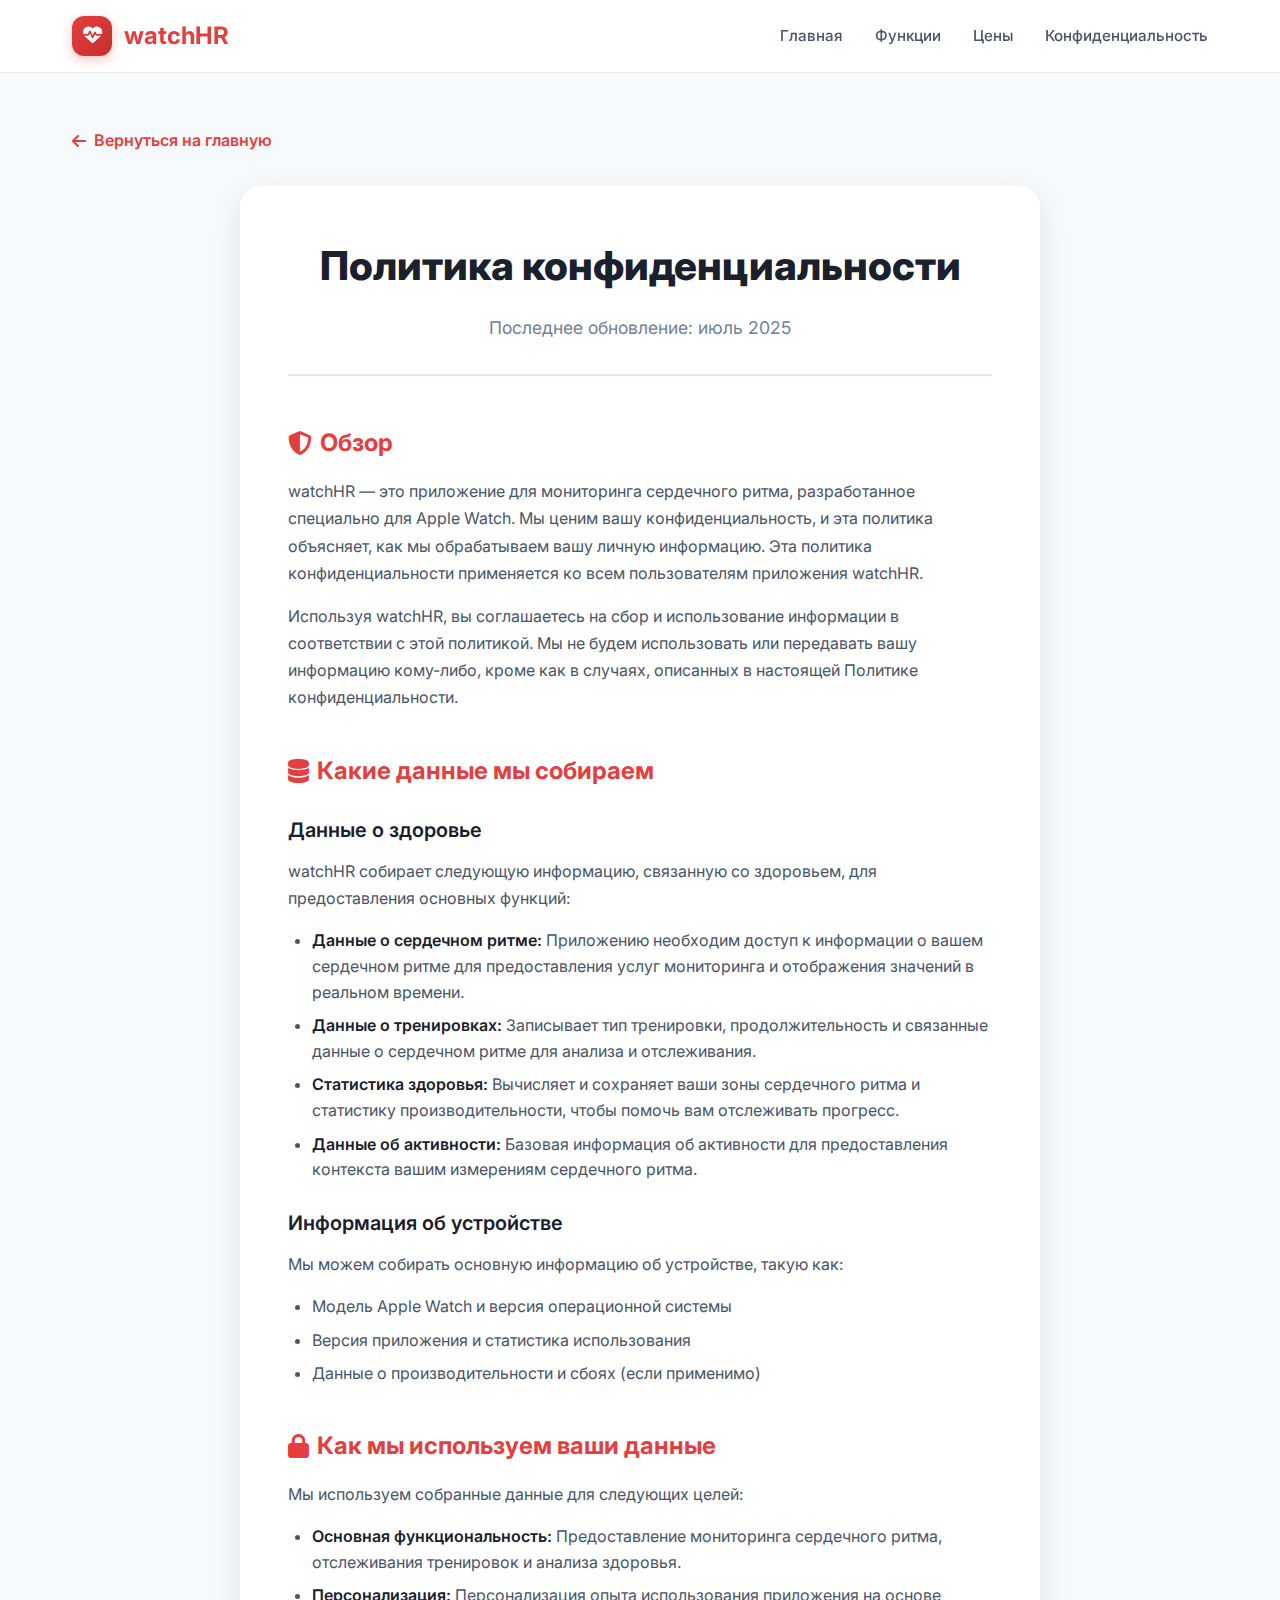
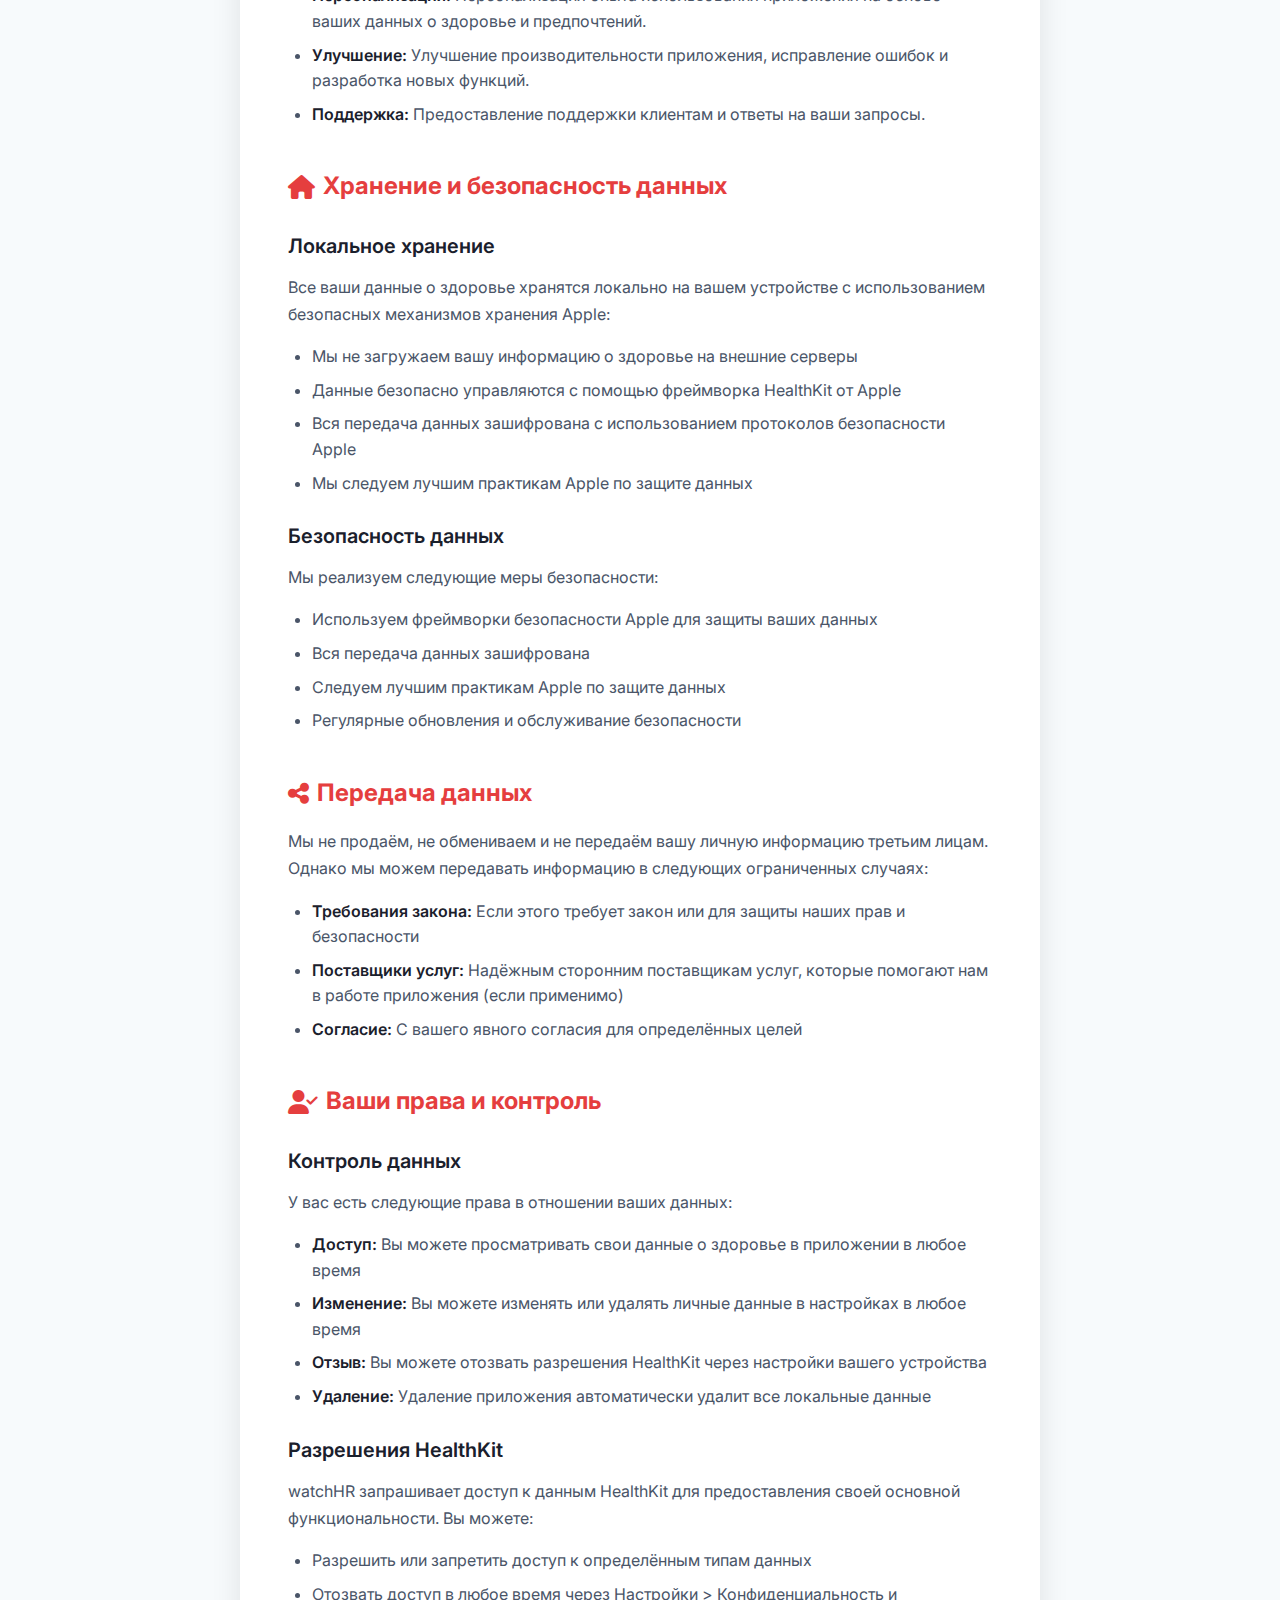
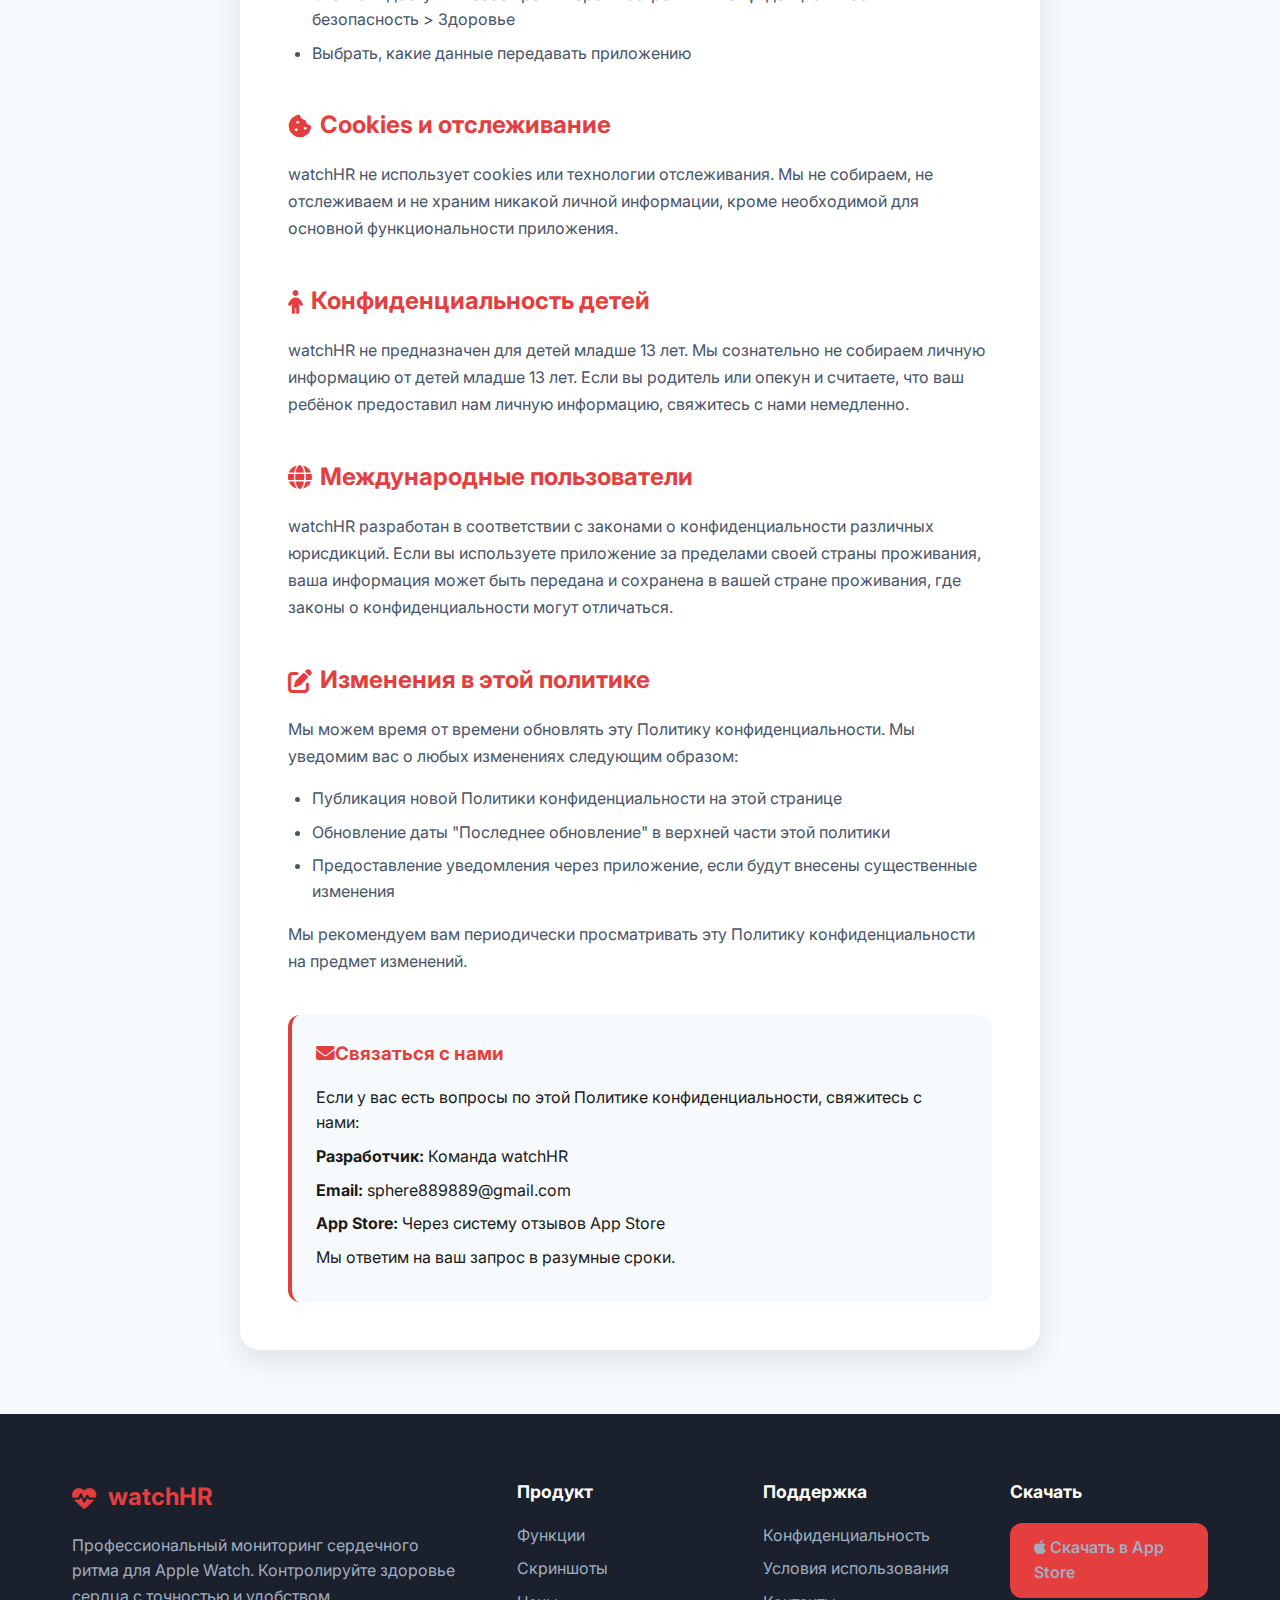
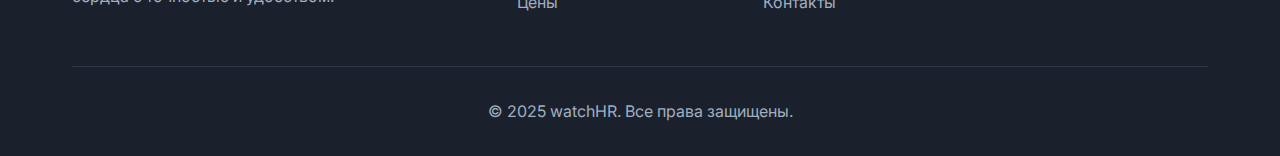
<file: privacy-ru.html>
<!DOCTYPE html>
<html lang="ru">
<head>
    <meta charset="UTF-8">
    <meta name="viewport" content="width=device-width, initial-scale=1.0">
    <title>Политика конфиденциальности - watchHR</title>
    <meta name="description" content="Политика конфиденциальности watchHR, профессионального приложения для мониторинга сердечного ритма">
    <link rel="stylesheet" href="styles.css">
    <link href="https://fonts.googleapis.com/css2?family=Inter:wght@300;400;500;600;700;800;900&display=swap" rel="stylesheet">
    <link rel="stylesheet" href="https://cdnjs.cloudflare.com/ajax/libs/font-awesome/6.4.0/css/all.min.css">
    <style>
        .privacy-page { padding: 8rem 0 4rem 0; background: #f7fafc; }
        .privacy-container { max-width: 800px; margin: 0 auto; background: white; border-radius: 20px; padding: 3rem; box-shadow: 0 10px 30px rgba(0, 0, 0, 0.1); }
        .privacy-header { text-align: center; margin-bottom: 3rem; padding-bottom: 2rem; border-bottom: 2px solid #e2e8f0; }
        .privacy-header h1 { font-size: 2.5rem; font-weight: 800; color: #1a202c; margin-bottom: 1rem; }
        .privacy-header p { color: #718096; font-size: 1.1rem; }
        .privacy-section { margin-bottom: 2.5rem; }
        .privacy-section h2 { font-size: 1.5rem; font-weight: 700; color: #e53e3e; margin-bottom: 1rem; display: flex; align-items: center; gap: 0.5rem; }
        .privacy-section h3 { font-size: 1.25rem; font-weight: 600; color: #1a202c; margin: 1.5rem 0 0.75rem 0; }
        .privacy-section p { color: #4a5568; line-height: 1.7; margin-bottom: 1rem; }
        .privacy-section ul { margin: 1rem 0; padding-left: 1.5rem; }
        .privacy-section li { color: #4a5568; line-height: 1.6; margin-bottom: 0.5rem; }
        .privacy-section strong { color: #1a202c; font-weight: 600; }
        .back-link { display: inline-flex; align-items: center; gap: 0.5rem; color: #e53e3e; text-decoration: none; font-weight: 600; margin-bottom: 2rem; transition: all 0.3s ease; }
        .back-link:hover { color: #c53030; transform: translateX(-5px); }
        .contact-info { background: #f7fafc; border-radius: 12px; padding: 1.5rem; margin-top: 2rem; border-left: 4px solid #e53e3e; }
        .contact-info h3 { color: #e53e3e; margin-bottom: 1rem; }
        .contact-info p { margin-bottom: 0.5rem; }
        @media (max-width: 768px) { .privacy-container { margin: 0 1rem; padding: 2rem; } .privacy-header h1 { font-size: 2rem; } .privacy-section h2 { font-size: 1.25rem; } }
    </style>
</head>
<body>
    <!-- Navigation -->
    <nav class="navbar">
        <div class="nav-container">
            <div class="nav-logo">
                <div class="logo-icon">
                    <i class="fas fa-heartbeat"></i>
                </div>
                <span class="logo-text">watchHR</span>
            </div>
            <div class="nav-links">
                <a href="index.html" class="nav-link">Главная</a>
                <a href="index.html#features" class="nav-link">Функции</a>
                <a href="index.html#pricing" class="nav-link">Цены</a>
                <a href="privacy.html" class="nav-link">Конфиденциальность</a>
            </div>
            <div class="nav-toggle">
                <span></span>
                <span></span>
                <span></span>
            </div>
        </div>
    </nav>
    <section class="privacy-page">
        <div class="container">
            <a href="index.html" class="back-link">
                <i class="fas fa-arrow-left"></i>
                Вернуться на главную
            </a>
            <div class="privacy-container">
                <div class="privacy-header">
                    <h1>Политика конфиденциальности</h1>
                    <p>Последнее обновление: июль 2025</p>
                </div>
                <div class="privacy-section">
                    <h2><i class="fas fa-shield-alt"></i>Обзор</h2>
                    <p>watchHR — это приложение для мониторинга сердечного ритма, разработанное специально для Apple Watch. Мы ценим вашу конфиденциальность, и эта политика объясняет, как мы обрабатываем вашу личную информацию. Эта политика конфиденциальности применяется ко всем пользователям приложения watchHR.</p>
                    <p>Используя watchHR, вы соглашаетесь на сбор и использование информации в соответствии с этой политикой. Мы не будем использовать или передавать вашу информацию кому-либо, кроме как в случаях, описанных в настоящей Политике конфиденциальности.</p>
                </div>
                <div class="privacy-section">
                    <h2><i class="fas fa-database"></i>Какие данные мы собираем</h2>
                    <h3>Данные о здоровье</h3>
                    <p>watchHR собирает следующую информацию, связанную со здоровьем, для предоставления основных функций:</p>
                    <ul>
                        <li><strong>Данные о сердечном ритме:</strong> Приложению необходим доступ к информации о вашем сердечном ритме для предоставления услуг мониторинга и отображения значений в реальном времени.</li>
                        <li><strong>Данные о тренировках:</strong> Записывает тип тренировки, продолжительность и связанные данные о сердечном ритме для анализа и отслеживания.</li>
                        <li><strong>Статистика здоровья:</strong> Вычисляет и сохраняет ваши зоны сердечного ритма и статистику производительности, чтобы помочь вам отслеживать прогресс.</li>
                        <li><strong>Данные об активности:</strong> Базовая информация об активности для предоставления контекста вашим измерениям сердечного ритма.</li>
                    </ul>
                    <h3>Информация об устройстве</h3>
                    <p>Мы можем собирать основную информацию об устройстве, такую как:</p>
                    <ul>
                        <li>Модель Apple Watch и версия операционной системы</li>
                        <li>Версия приложения и статистика использования</li>
                        <li>Данные о производительности и сбоях (если применимо)</li>
                    </ul>
                </div>
                <div class="privacy-section">
                    <h2><i class="fas fa-lock"></i>Как мы используем ваши данные</h2>
                    <p>Мы используем собранные данные для следующих целей:</p>
                    <ul>
                        <li><strong>Основная функциональность:</strong> Предоставление мониторинга сердечного ритма, отслеживания тренировок и анализа здоровья.</li>
                        <li><strong>Персонализация:</strong> Персонализация опыта использования приложения на основе ваших данных о здоровье и предпочтений.</li>
                        <li><strong>Улучшение:</strong> Улучшение производительности приложения, исправление ошибок и разработка новых функций.</li>
                        <li><strong>Поддержка:</strong> Предоставление поддержки клиентам и ответы на ваши запросы.</li>
                    </ul>
                </div>
                <div class="privacy-section">
                    <h2><i class="fas fa-home"></i>Хранение и безопасность данных</h2>
                    <h3>Локальное хранение</h3>
                    <p>Все ваши данные о здоровье хранятся локально на вашем устройстве с использованием безопасных механизмов хранения Apple:</p>
                    <ul>
                        <li>Мы не загружаем вашу информацию о здоровье на внешние серверы</li>
                        <li>Данные безопасно управляются с помощью фреймворка HealthKit от Apple</li>
                        <li>Вся передача данных зашифрована с использованием протоколов безопасности Apple</li>
                        <li>Мы следуем лучшим практикам Apple по защите данных</li>
                    </ul>
                    <h3>Безопасность данных</h3>
                    <p>Мы реализуем следующие меры безопасности:</p>
                    <ul>
                        <li>Используем фреймворки безопасности Apple для защиты ваших данных</li>
                        <li>Вся передача данных зашифрована</li>
                        <li>Следуем лучшим практикам Apple по защите данных</li>
                        <li>Регулярные обновления и обслуживание безопасности</li>
                    </ul>
                </div>
                <div class="privacy-section">
                    <h2><i class="fas fa-share-alt"></i>Передача данных</h2>
                    <p>Мы не продаём, не обмениваем и не передаём вашу личную информацию третьим лицам. Однако мы можем передавать информацию в следующих ограниченных случаях:</p>
                    <ul>
                        <li><strong>Требования закона:</strong> Если этого требует закон или для защиты наших прав и безопасности</li>
                        <li><strong>Поставщики услуг:</strong> Надёжным сторонним поставщикам услуг, которые помогают нам в работе приложения (если применимо)</li>
                        <li><strong>Согласие:</strong> С вашего явного согласия для определённых целей</li>
                    </ul>
                </div>
                <div class="privacy-section">
                    <h2><i class="fas fa-user-check"></i>Ваши права и контроль</h2>
                    <h3>Контроль данных</h3>
                    <p>У вас есть следующие права в отношении ваших данных:</p>
                    <ul>
                        <li><strong>Доступ:</strong> Вы можете просматривать свои данные о здоровье в приложении в любое время</li>
                        <li><strong>Изменение:</strong> Вы можете изменять или удалять личные данные в настройках в любое время</li>
                        <li><strong>Отзыв:</strong> Вы можете отозвать разрешения HealthKit через настройки вашего устройства</li>
                        <li><strong>Удаление:</strong> Удаление приложения автоматически удалит все локальные данные</li>
                    </ul>
                    <h3>Разрешения HealthKit</h3>
                    <p>watchHR запрашивает доступ к данным HealthKit для предоставления своей основной функциональности. Вы можете:</p>
                    <ul>
                        <li>Разрешить или запретить доступ к определённым типам данных</li>
                        <li>Отозвать доступ в любое время через Настройки > Конфиденциальность и безопасность > Здоровье</li>
                        <li>Выбрать, какие данные передавать приложению</li>
                    </ul>
                </div>
                <div class="privacy-section">
                    <h2><i class="fas fa-cookie-bite"></i>Cookies и отслеживание</h2>
                    <p>watchHR не использует cookies или технологии отслеживания. Мы не собираем, не отслеживаем и не храним никакой личной информации, кроме необходимой для основной функциональности приложения.</p>
                </div>
                <div class="privacy-section">
                    <h2><i class="fas fa-child"></i>Конфиденциальность детей</h2>
                    <p>watchHR не предназначен для детей младше 13 лет. Мы сознательно не собираем личную информацию от детей младше 13 лет. Если вы родитель или опекун и считаете, что ваш ребёнок предоставил нам личную информацию, свяжитесь с нами немедленно.</p>
                </div>
                <div class="privacy-section">
                    <h2><i class="fas fa-globe"></i>Международные пользователи</h2>
                    <p>watchHR разработан в соответствии с законами о конфиденциальности различных юрисдикций. Если вы используете приложение за пределами своей страны проживания, ваша информация может быть передана и сохранена в вашей стране проживания, где законы о конфиденциальности могут отличаться.</p>
                </div>
                <div class="privacy-section">
                    <h2><i class="fas fa-edit"></i>Изменения в этой политике</h2>
                    <p>Мы можем время от времени обновлять эту Политику конфиденциальности. Мы уведомим вас о любых изменениях следующим образом:</p>
                    <ul>
                        <li>Публикация новой Политики конфиденциальности на этой странице</li>
                        <li>Обновление даты "Последнее обновление" в верхней части этой политики</li>
                        <li>Предоставление уведомления через приложение, если будут внесены существенные изменения</li>
                    </ul>
                    <p>Мы рекомендуем вам периодически просматривать эту Политику конфиденциальности на предмет изменений.</p>
                </div>
                <div class="contact-info">
                    <h3><i class="fas fa-envelope"></i>Связаться с нами</h3>
                    <p>Если у вас есть вопросы по этой Политике конфиденциальности, свяжитесь с нами:</p>
                    <p><strong>Разработчик:</strong> Команда watchHR</p>
                    <p><strong>Email:</strong> sphere889889@gmail.com</p>
                    <p><strong>App Store:</strong> Через систему отзывов App Store</p>
                    <p>Мы ответим на ваш запрос в разумные сроки.</p>
                </div>
            </div>
        </div>
    </section>
    <footer class="footer">
        <div class="container">
            <div class="footer-content">
                <div class="footer-section">
                    <div class="footer-logo">
                        <i class="fas fa-heartbeat"></i>
                        <span>watchHR</span>
                    </div>
                    <p>Профессиональный мониторинг сердечного ритма для Apple Watch. Контролируйте здоровье сердца с точностью и удобством.</p>
                </div>
                <div class="footer-section">
                    <h4>Продукт</h4>
                    <a href="index.html#features">Функции</a>
                    <a href="index.html#screenshots">Скриншоты</a>
                    <a href="index.html#pricing">Цены</a>
                </div>
                <div class="footer-section">
                    <h4>Поддержка</h4>
                    <a href="privacy.html">Конфиденциальность</a>
                    <a href="#terms">Условия использования</a>
                    <a href="#contact">Контакты</a>
                </div>
                <div class="footer-section">
                    <h4>Скачать</h4>
                    <a href="#download" class="download-link">
                        <i class="fab fa-apple"></i>
                        <span>Скачать в App Store</span>
                    </a>
                </div>
            </div>
            <div class="footer-bottom">
                <p>&copy; 2025 watchHR. Все права защищены.</p>
            </div>
        </div>
    </footer>
    <script src="script.js"></script>
</body>
</html>
</file>
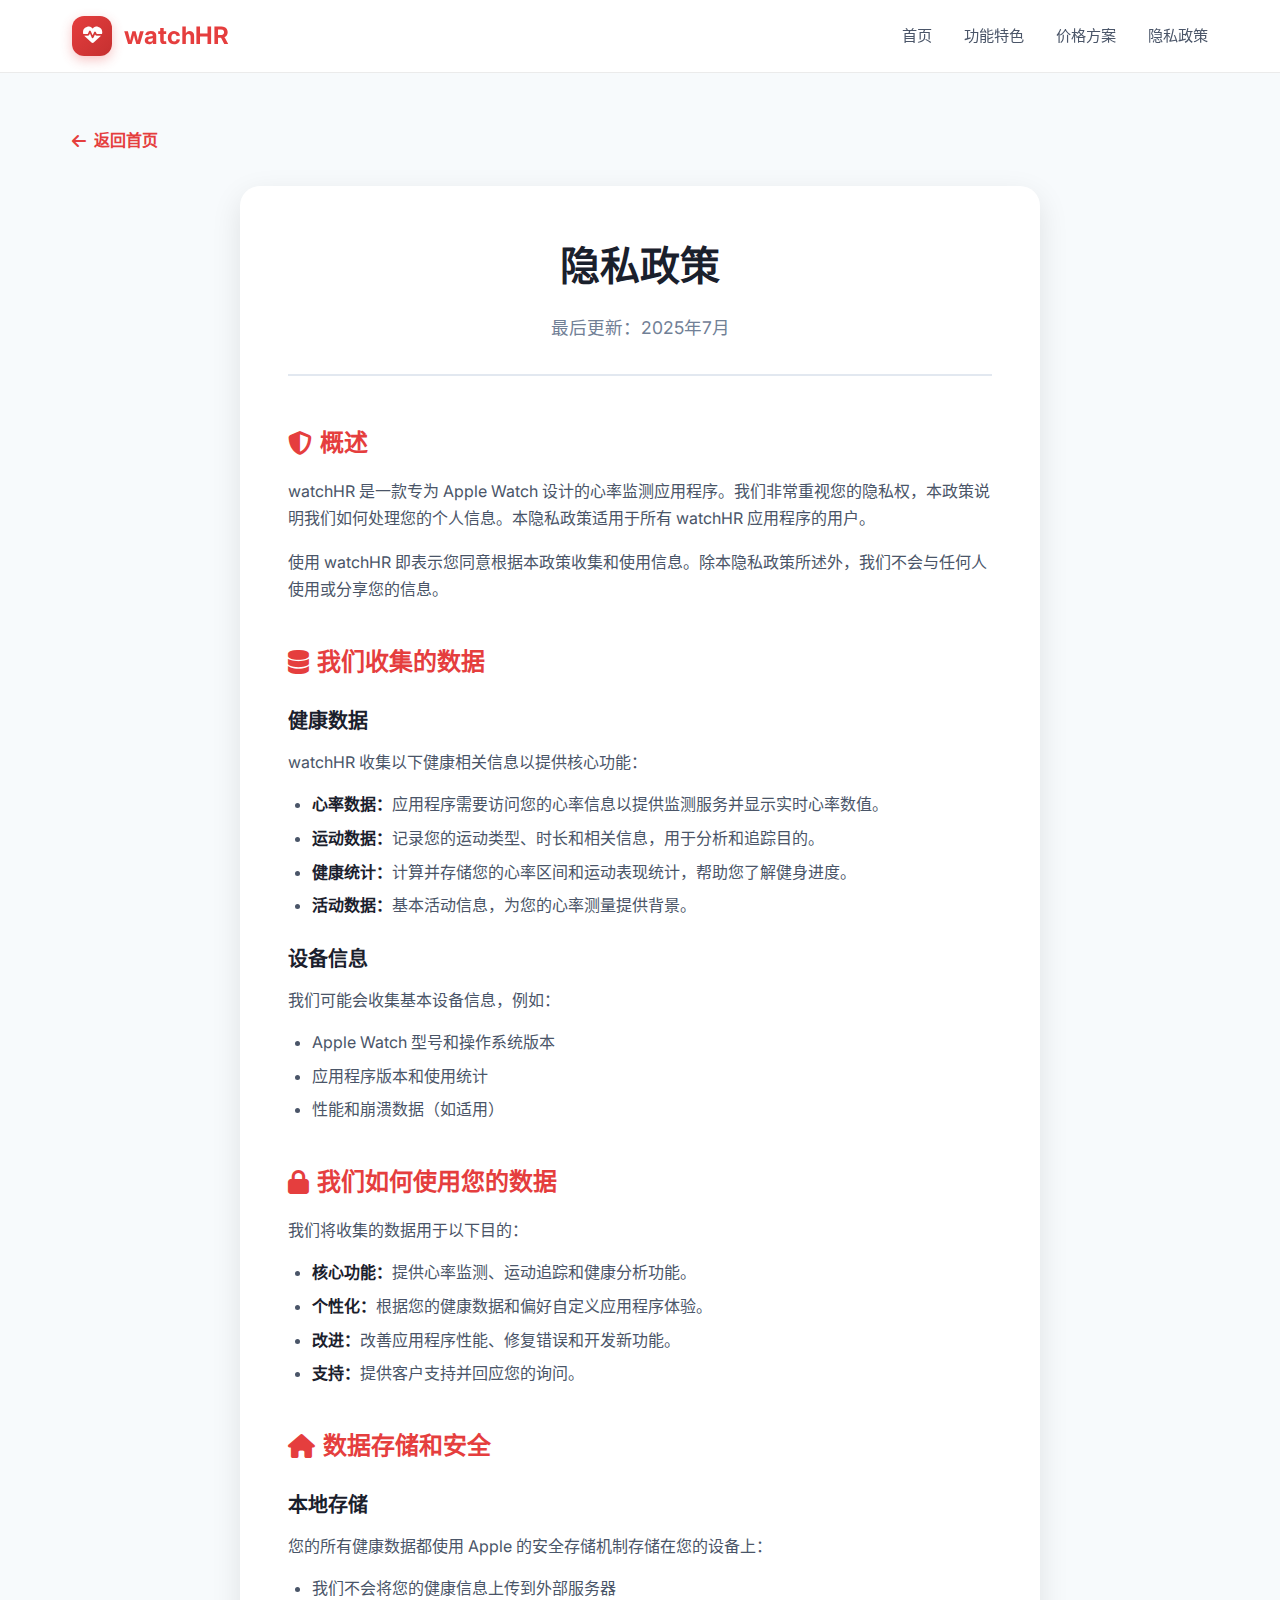
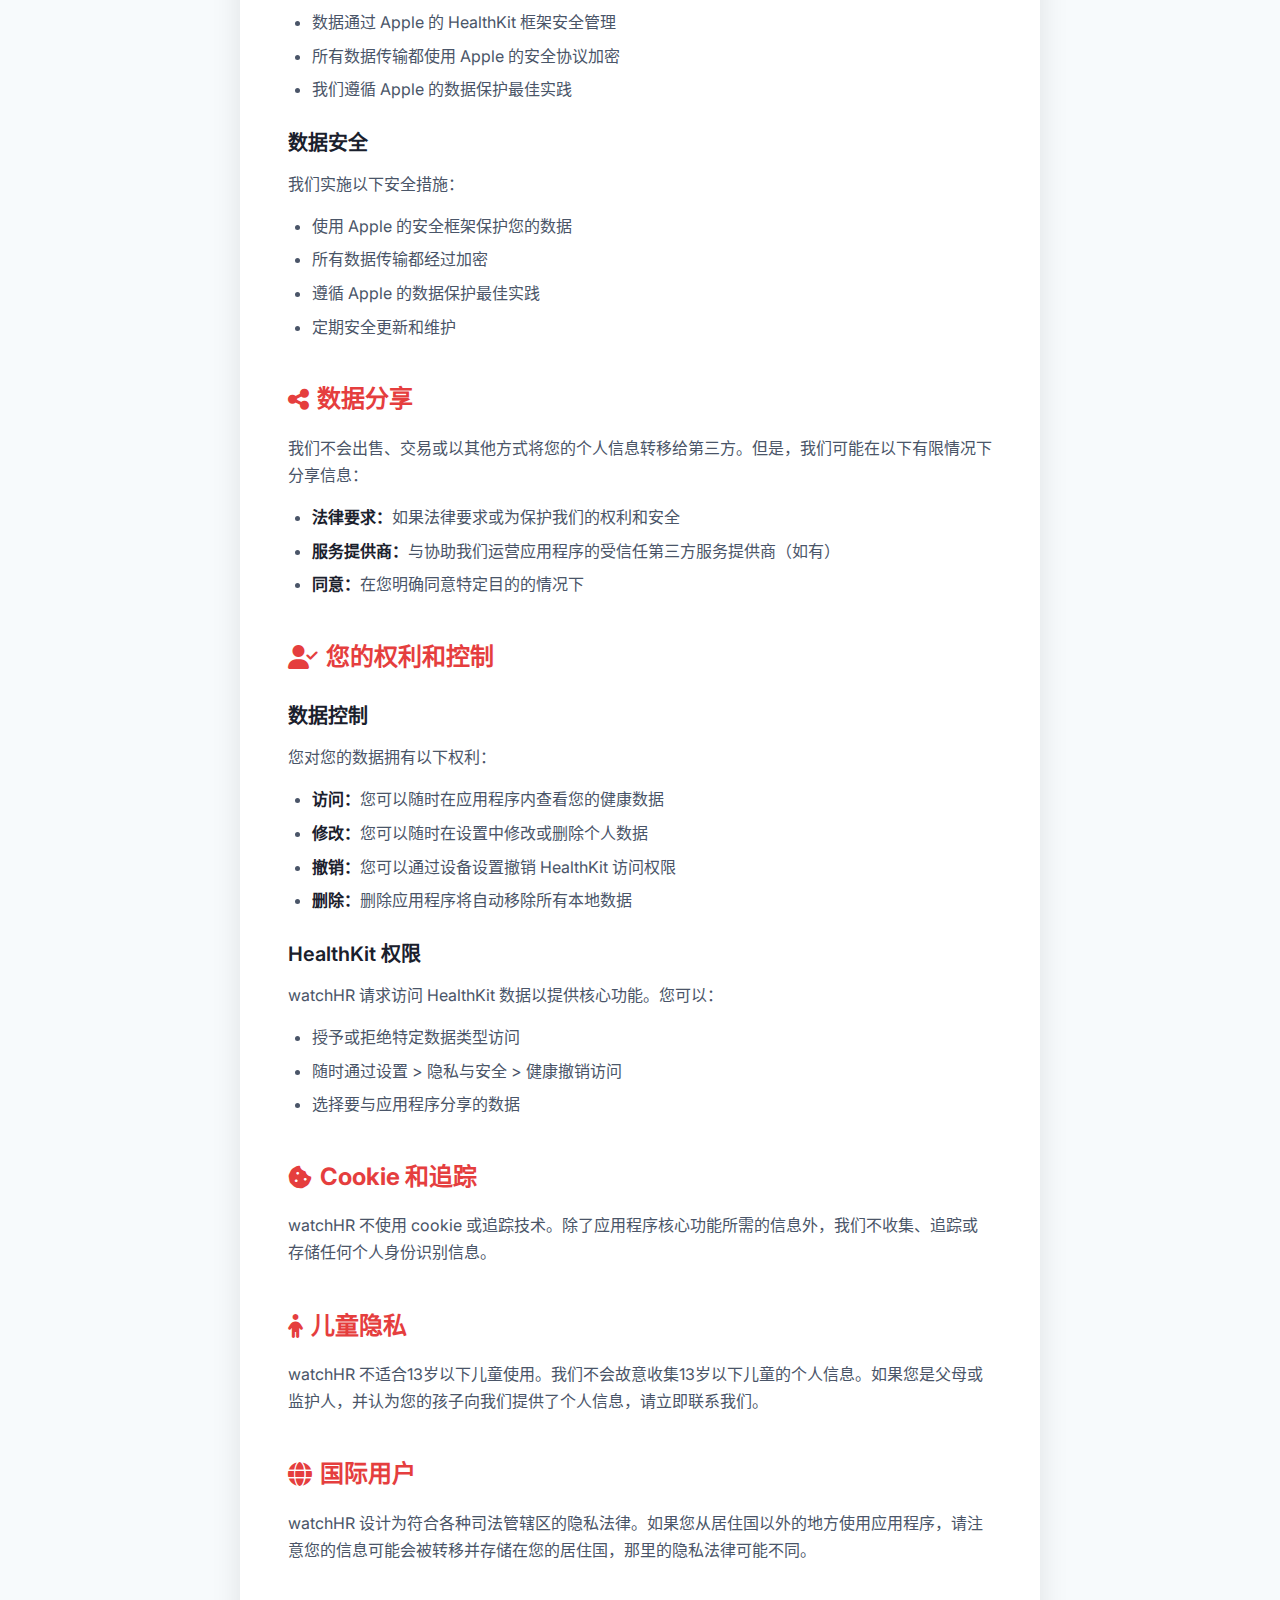
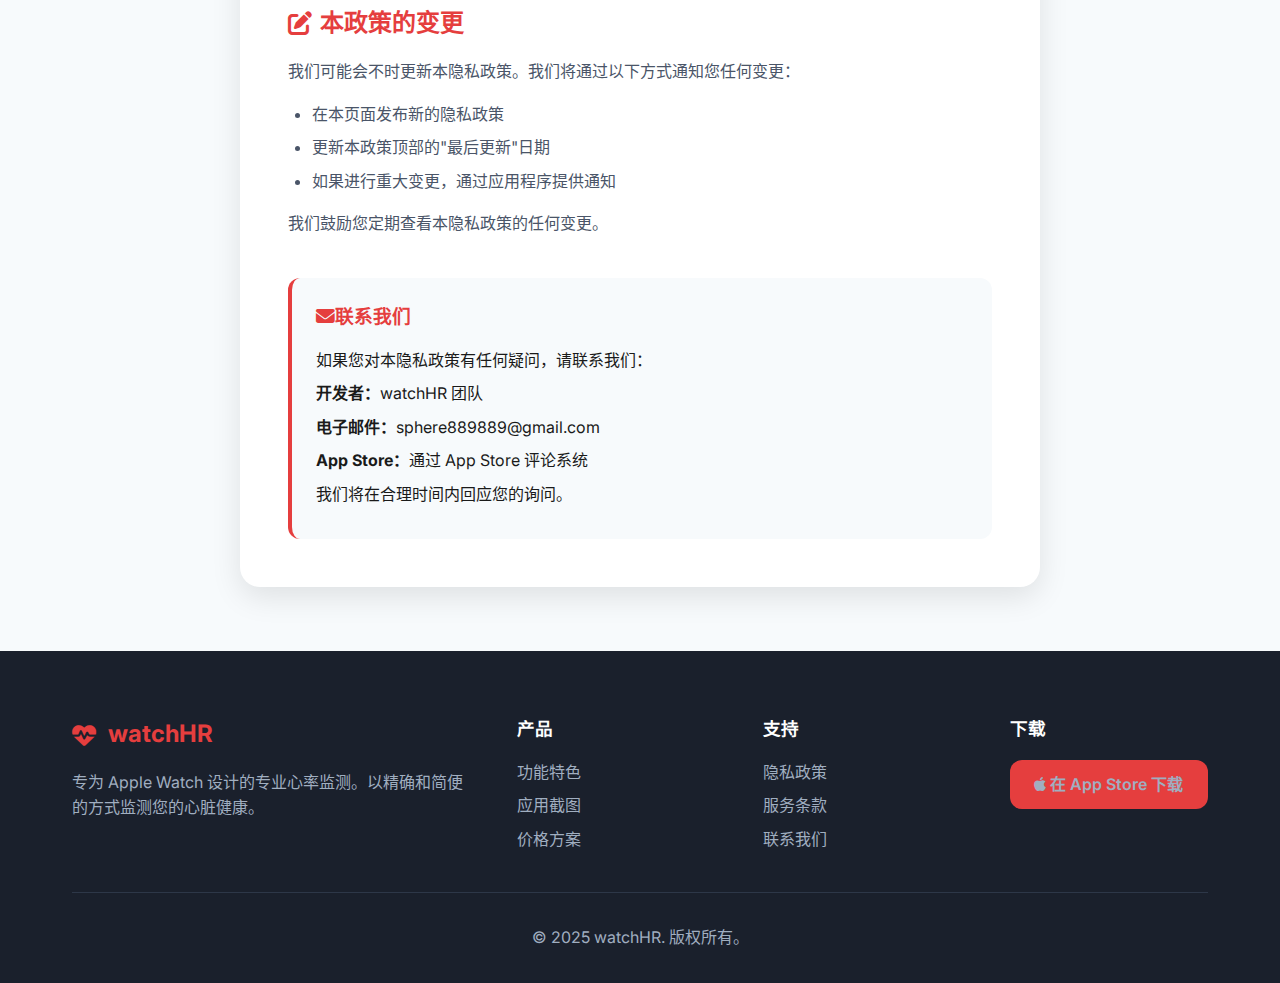
<file: privacy-zh-CN.html>
<!DOCTYPE html>
<html lang="zh-CN">
<head>
    <meta charset="UTF-8">
    <meta name="viewport" content="width=device-width, initial-scale=1.0">
    <title>隐私政策 - watchHR</title>
    <meta name="description" content="watchHR 专业心率监测应用程序的隐私政策">
    <link rel="stylesheet" href="styles.css">
    <link href="https://fonts.googleapis.com/css2?family=Inter:wght@300;400;500;600;700;800;900&display=swap" rel="stylesheet">
    <link rel="stylesheet" href="https://cdnjs.cloudflare.com/ajax/libs/font-awesome/6.4.0/css/all.min.css">
    <style>
        .privacy-page {
            padding: 8rem 0 4rem 0;
            background: #f7fafc;
        }
        
        .privacy-container {
            max-width: 800px;
            margin: 0 auto;
            background: white;
            border-radius: 20px;
            padding: 3rem;
            box-shadow: 0 10px 30px rgba(0, 0, 0, 0.1);
        }
        
        .privacy-header {
            text-align: center;
            margin-bottom: 3rem;
            padding-bottom: 2rem;
            border-bottom: 2px solid #e2e8f0;
        }
        
        .privacy-header h1 {
            font-size: 2.5rem;
            font-weight: 800;
            color: #1a202c;
            margin-bottom: 1rem;
        }
        
        .privacy-header p {
            color: #718096;
            font-size: 1.1rem;
        }
        
        .privacy-section {
            margin-bottom: 2.5rem;
        }
        
        .privacy-section h2 {
            font-size: 1.5rem;
            font-weight: 700;
            color: #e53e3e;
            margin-bottom: 1rem;
            display: flex;
            align-items: center;
            gap: 0.5rem;
        }
        
        .privacy-section h3 {
            font-size: 1.25rem;
            font-weight: 600;
            color: #1a202c;
            margin: 1.5rem 0 0.75rem 0;
        }
        
        .privacy-section p {
            color: #4a5568;
            line-height: 1.7;
            margin-bottom: 1rem;
        }
        
        .privacy-section ul {
            margin: 1rem 0;
            padding-left: 1.5rem;
        }
        
        .privacy-section li {
            color: #4a5568;
            line-height: 1.6;
            margin-bottom: 0.5rem;
        }
        
        .privacy-section strong {
            color: #1a202c;
            font-weight: 600;
        }
        
        .back-link {
            display: inline-flex;
            align-items: center;
            gap: 0.5rem;
            color: #e53e3e;
            text-decoration: none;
            font-weight: 600;
            margin-bottom: 2rem;
            transition: all 0.3s ease;
        }
        
        .back-link:hover {
            color: #c53030;
            transform: translateX(-5px);
        }
        
        .contact-info {
            background: #f7fafc;
            border-radius: 12px;
            padding: 1.5rem;
            margin-top: 2rem;
            border-left: 4px solid #e53e3e;
        }
        
        .contact-info h3 {
            color: #e53e3e;
            margin-bottom: 1rem;
        }
        
        .contact-info p {
            margin-bottom: 0.5rem;
        }
        
        @media (max-width: 768px) {
            .privacy-container {
                margin: 0 1rem;
                padding: 2rem;
            }
            
            .privacy-header h1 {
                font-size: 2rem;
            }
            
            .privacy-section h2 {
                font-size: 1.25rem;
            }
        }
    </style>
</head>
<body>
    <!-- Navigation -->
    <nav class="navbar">
        <div class="nav-container">
            <div class="nav-logo">
                <div class="logo-icon">
                    <i class="fas fa-heartbeat"></i>
                </div>
                <span class="logo-text">watchHR</span>
            </div>
            <div class="nav-links">
                <a href="index.html" class="nav-link">首页</a>
                <a href="index.html#features" class="nav-link">功能特色</a>
                <a href="index.html#pricing" class="nav-link">价格方案</a>
                <a href="privacy.html" class="nav-link">隐私政策</a>
            </div>
            <div class="nav-toggle">
                <span></span>
                <span></span>
                <span></span>
            </div>
        </div>
    </nav>

    <!-- Privacy Policy Content -->
    <section class="privacy-page">
        <div class="container">
            <a href="index.html" class="back-link">
                <i class="fas fa-arrow-left"></i>
                返回首页
            </a>
            
            <div class="privacy-container">
                <div class="privacy-header">
                    <h1>隐私政策</h1>
                    <p>最后更新：2025年7月</p>
                </div>

                <div class="privacy-section">
                    <h2><i class="fas fa-shield-alt"></i>概述</h2>
                    <p>watchHR 是一款专为 Apple Watch 设计的心率监测应用程序。我们非常重视您的隐私权，本政策说明我们如何处理您的个人信息。本隐私政策适用于所有 watchHR 应用程序的用户。</p>
                    <p>使用 watchHR 即表示您同意根据本政策收集和使用信息。除本隐私政策所述外，我们不会与任何人使用或分享您的信息。</p>
                </div>

                <div class="privacy-section">
                    <h2><i class="fas fa-database"></i>我们收集的数据</h2>
                    
                    <h3>健康数据</h3>
                    <p>watchHR 收集以下健康相关信息以提供核心功能：</p>
                    <ul>
                        <li><strong>心率数据：</strong>应用程序需要访问您的心率信息以提供监测服务并显示实时心率数值。</li>
                        <li><strong>运动数据：</strong>记录您的运动类型、时长和相关信息，用于分析和追踪目的。</li>
                        <li><strong>健康统计：</strong>计算并存储您的心率区间和运动表现统计，帮助您了解健身进度。</li>
                        <li><strong>活动数据：</strong>基本活动信息，为您的心率测量提供背景。</li>
                    </ul>

                    <h3>设备信息</h3>
                    <p>我们可能会收集基本设备信息，例如：</p>
                    <ul>
                        <li>Apple Watch 型号和操作系统版本</li>
                        <li>应用程序版本和使用统计</li>
                        <li>性能和崩溃数据（如适用）</li>
                    </ul>
                </div>

                <div class="privacy-section">
                    <h2><i class="fas fa-lock"></i>我们如何使用您的数据</h2>
                    <p>我们将收集的数据用于以下目的：</p>
                    <ul>
                        <li><strong>核心功能：</strong>提供心率监测、运动追踪和健康分析功能。</li>
                        <li><strong>个性化：</strong>根据您的健康数据和偏好自定义应用程序体验。</li>
                        <li><strong>改进：</strong>改善应用程序性能、修复错误和开发新功能。</li>
                        <li><strong>支持：</strong>提供客户支持并回应您的询问。</li>
                    </ul>
                </div>

                <div class="privacy-section">
                    <h2><i class="fas fa-home"></i>数据存储和安全</h2>
                    
                    <h3>本地存储</h3>
                    <p>您的所有健康数据都使用 Apple 的安全存储机制存储在您的设备上：</p>
                    <ul>
                        <li>我们不会将您的健康信息上传到外部服务器</li>
                        <li>数据通过 Apple 的 HealthKit 框架安全管理</li>
                        <li>所有数据传输都使用 Apple 的安全协议加密</li>
                        <li>我们遵循 Apple 的数据保护最佳实践</li>
                    </ul>

                    <h3>数据安全</h3>
                    <p>我们实施以下安全措施：</p>
                    <ul>
                        <li>使用 Apple 的安全框架保护您的数据</li>
                        <li>所有数据传输都经过加密</li>
                        <li>遵循 Apple 的数据保护最佳实践</li>
                        <li>定期安全更新和维护</li>
                    </ul>
                </div>

                <div class="privacy-section">
                    <h2><i class="fas fa-share-alt"></i>数据分享</h2>
                    <p>我们不会出售、交易或以其他方式将您的个人信息转移给第三方。但是，我们可能在以下有限情况下分享信息：</p>
                    <ul>
                        <li><strong>法律要求：</strong>如果法律要求或为保护我们的权利和安全</li>
                        <li><strong>服务提供商：</strong>与协助我们运营应用程序的受信任第三方服务提供商（如有）</li>
                        <li><strong>同意：</strong>在您明确同意特定目的的情况下</li>
                    </ul>
                </div>

                <div class="privacy-section">
                    <h2><i class="fas fa-user-check"></i>您的权利和控制</h2>
                    
                    <h3>数据控制</h3>
                    <p>您对您的数据拥有以下权利：</p>
                    <ul>
                        <li><strong>访问：</strong>您可以随时在应用程序内查看您的健康数据</li>
                        <li><strong>修改：</strong>您可以随时在设置中修改或删除个人数据</li>
                        <li><strong>撤销：</strong>您可以通过设备设置撤销 HealthKit 访问权限</li>
                        <li><strong>删除：</strong>删除应用程序将自动移除所有本地数据</li>
                    </ul>

                    <h3>HealthKit 权限</h3>
                    <p>watchHR 请求访问 HealthKit 数据以提供核心功能。您可以：</p>
                    <ul>
                        <li>授予或拒绝特定数据类型访问</li>
                        <li>随时通过设置 > 隐私与安全 > 健康撤销访问</li>
                        <li>选择要与应用程序分享的数据</li>
                    </ul>
                </div>

                <div class="privacy-section">
                    <h2><i class="fas fa-cookie-bite"></i>Cookie 和追踪</h2>
                    <p>watchHR 不使用 cookie 或追踪技术。除了应用程序核心功能所需的信息外，我们不收集、追踪或存储任何个人身份识别信息。</p>
                </div>

                <div class="privacy-section">
                    <h2><i class="fas fa-child"></i>儿童隐私</h2>
                    <p>watchHR 不适合13岁以下儿童使用。我们不会故意收集13岁以下儿童的个人信息。如果您是父母或监护人，并认为您的孩子向我们提供了个人信息，请立即联系我们。</p>
                </div>

                <div class="privacy-section">
                    <h2><i class="fas fa-globe"></i>国际用户</h2>
                    <p>watchHR 设计为符合各种司法管辖区的隐私法律。如果您从居住国以外的地方使用应用程序，请注意您的信息可能会被转移并存储在您的居住国，那里的隐私法律可能不同。</p>
                </div>

                <div class="privacy-section">
                    <h2><i class="fas fa-edit"></i>本政策的变更</h2>
                    <p>我们可能会不时更新本隐私政策。我们将通过以下方式通知您任何变更：</p>
                    <ul>
                        <li>在本页面发布新的隐私政策</li>
                        <li>更新本政策顶部的"最后更新"日期</li>
                        <li>如果进行重大变更，通过应用程序提供通知</li>
                    </ul>
                    <p>我们鼓励您定期查看本隐私政策的任何变更。</p>
                </div>

                <div class="contact-info">
                    <h3><i class="fas fa-envelope"></i>联系我们</h3>
                    <p>如果您对本隐私政策有任何疑问，请联系我们：</p>
                    <p><strong>开发者：</strong>watchHR 团队</p>
                    <p><strong>电子邮件：</strong>sphere889889@gmail.com</p>
                    <p><strong>App Store：</strong>通过 App Store 评论系统</p>
                    <p>我们将在合理时间内回应您的询问。</p>
                </div>
            </div>
        </div>
    </section>

    <!-- Footer -->
    <footer class="footer">
        <div class="container">
            <div class="footer-content">
                <div class="footer-section">
                    <div class="footer-logo">
                        <i class="fas fa-heartbeat"></i>
                        <span>watchHR</span>
                    </div>
                    <p>专为 Apple Watch 设计的专业心率监测。以精确和简便的方式监测您的心脏健康。</p>
                </div>
                <div class="footer-section">
                    <h4>产品</h4>
                    <a href="index.html#features">功能特色</a>
                    <a href="index.html#screenshots">应用截图</a>
                    <a href="index.html#pricing">价格方案</a>
                </div>
                <div class="footer-section">
                    <h4>支持</h4>
                    <a href="privacy.html">隐私政策</a>
                    <a href="#terms">服务条款</a>
                    <a href="#contact">联系我们</a>
                </div>
                <div class="footer-section">
                    <h4>下载</h4>
                    <a href="#download" class="download-link">
                        <i class="fab fa-apple"></i>
                        <span>在 App Store 下载</span>
                    </a>
                </div>
            </div>
            <div class="footer-bottom">
                <p>&copy; 2025 watchHR. 版权所有。</p>
            </div>
        </div>
    </footer>

    <script src="script.js"></script>
</body>
</html>
</file>
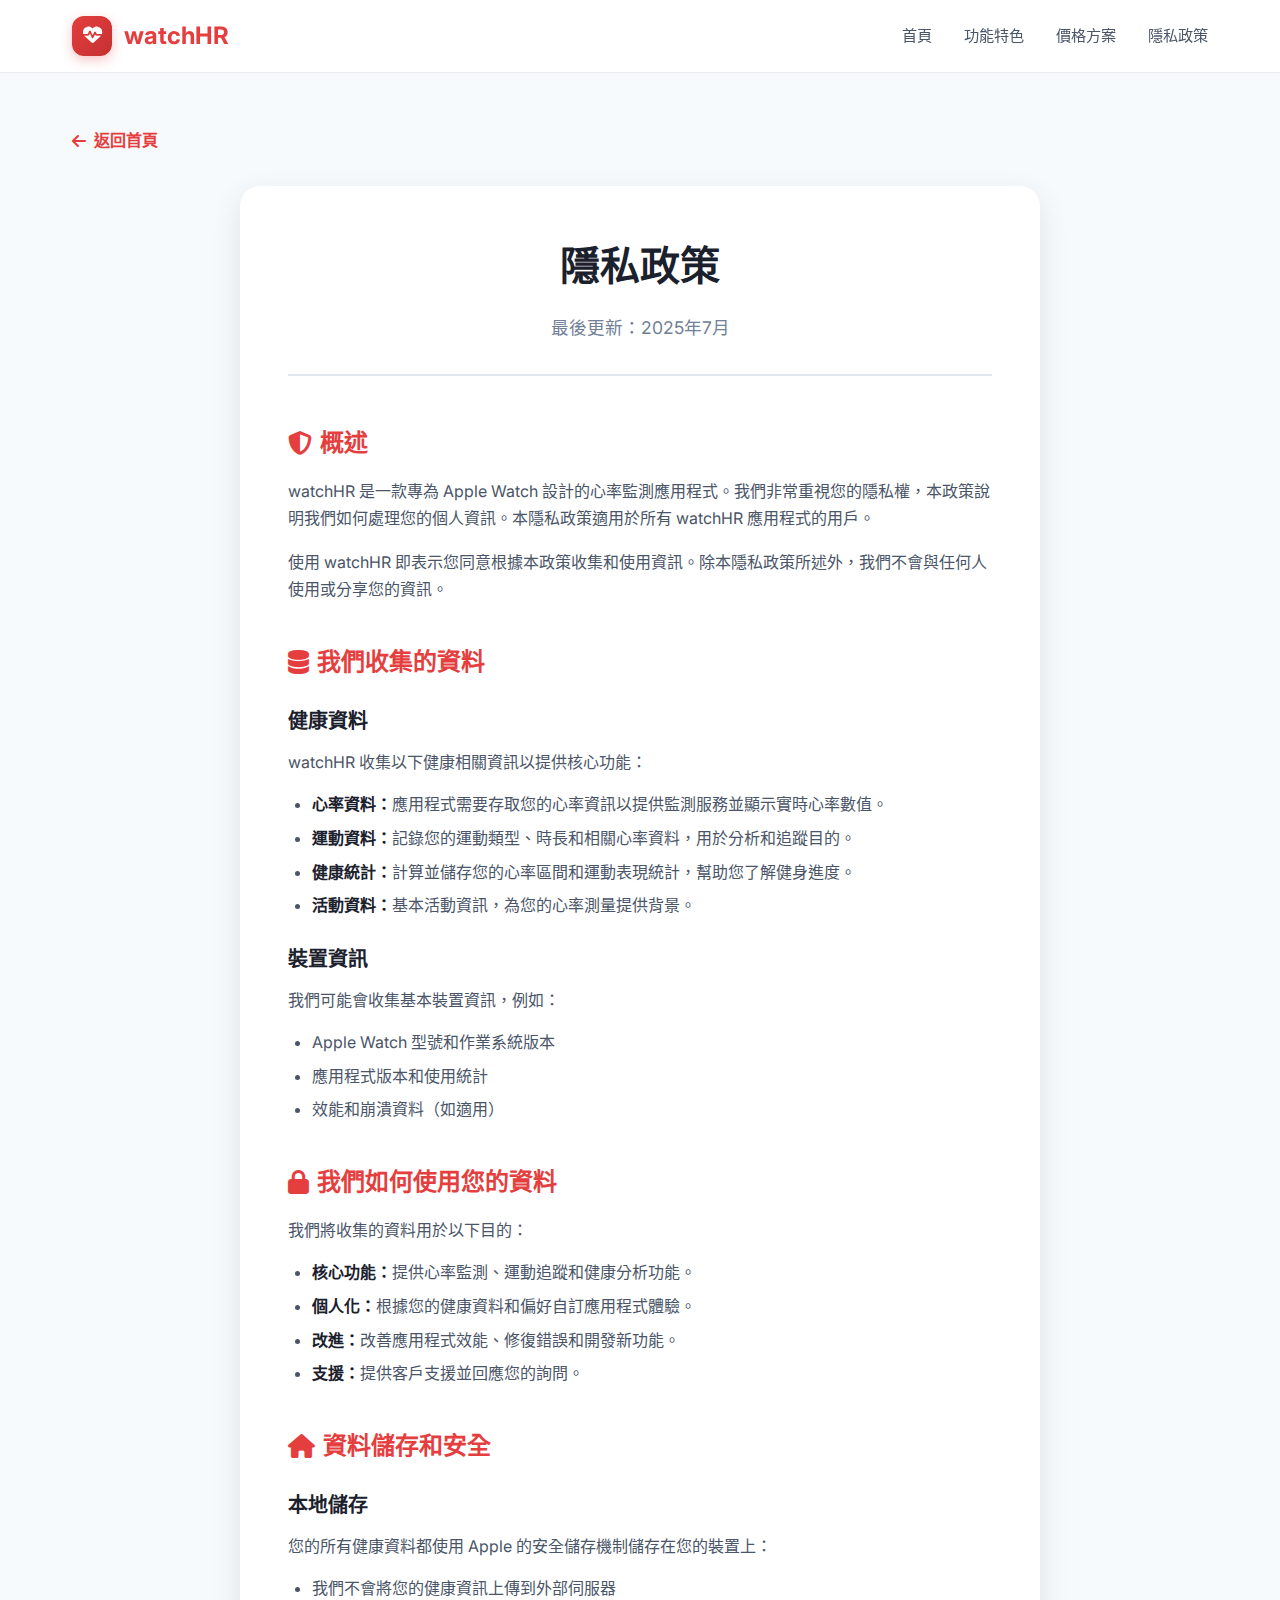
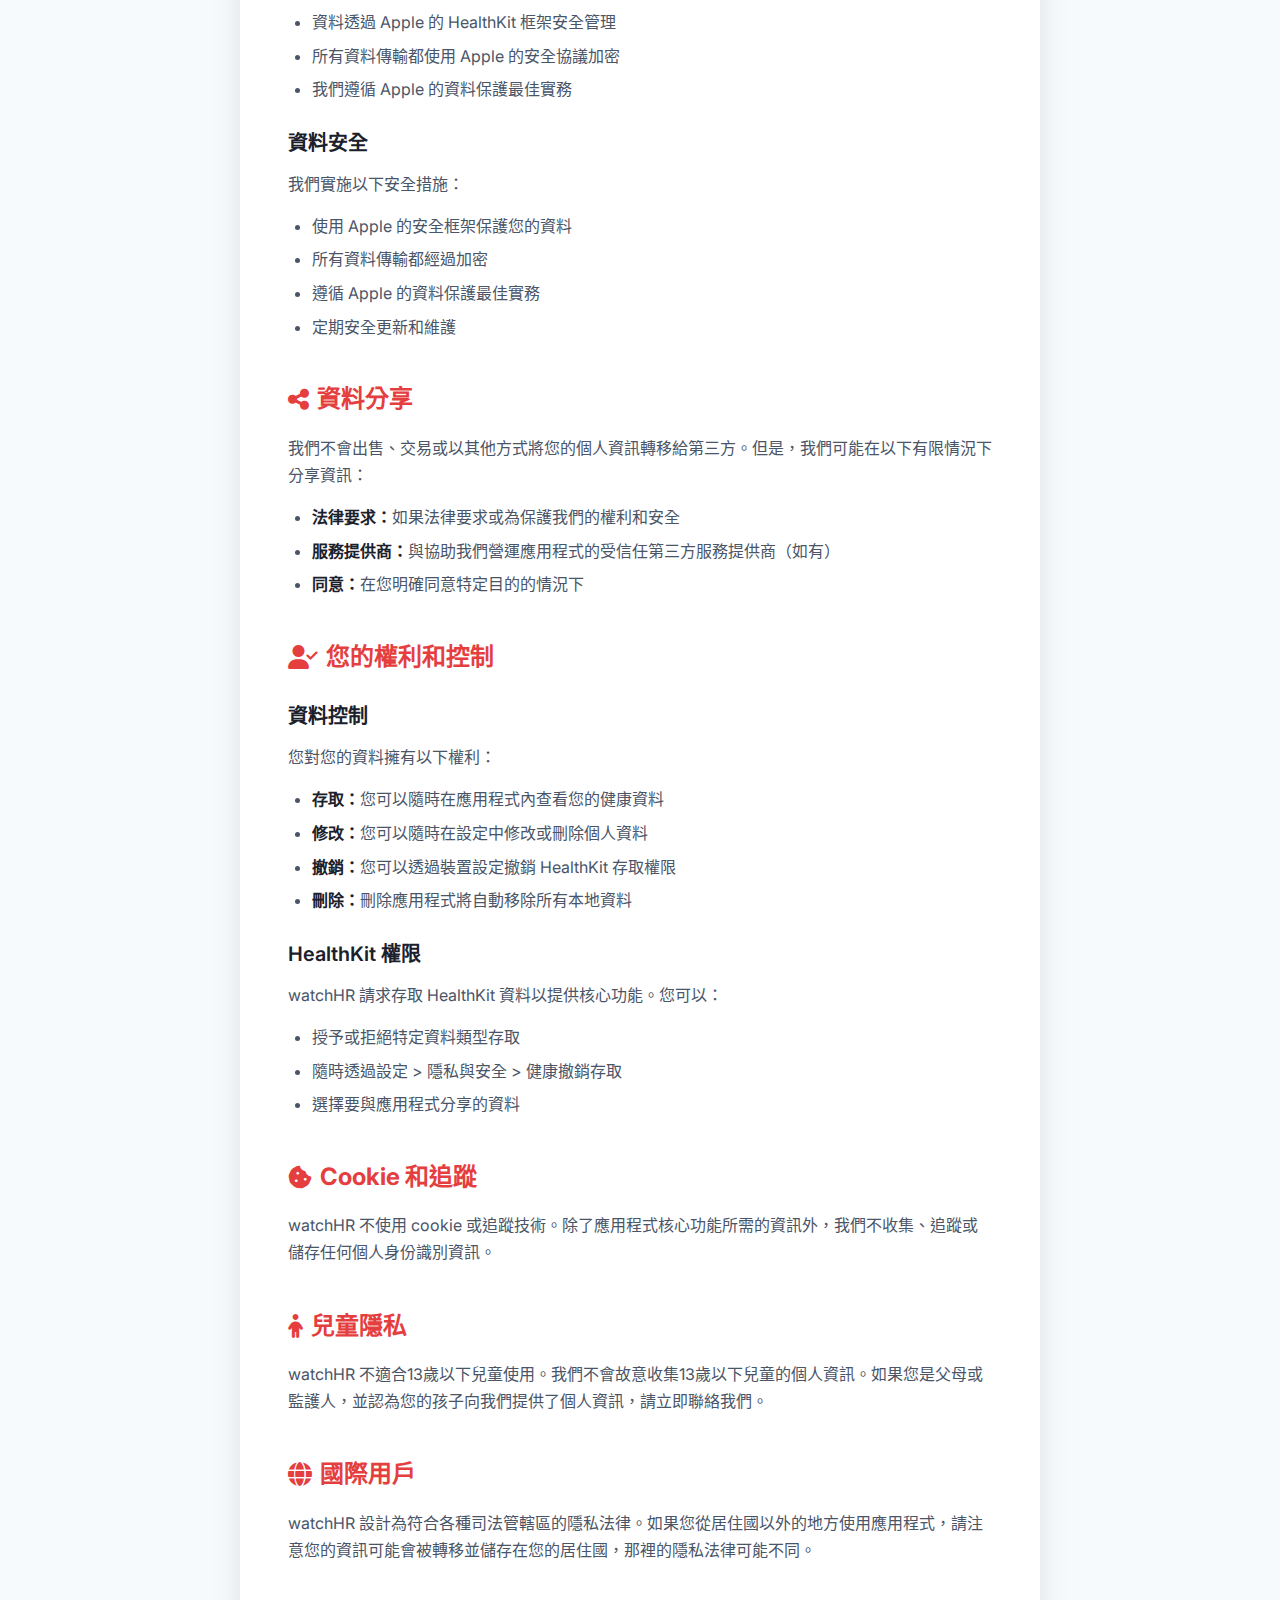
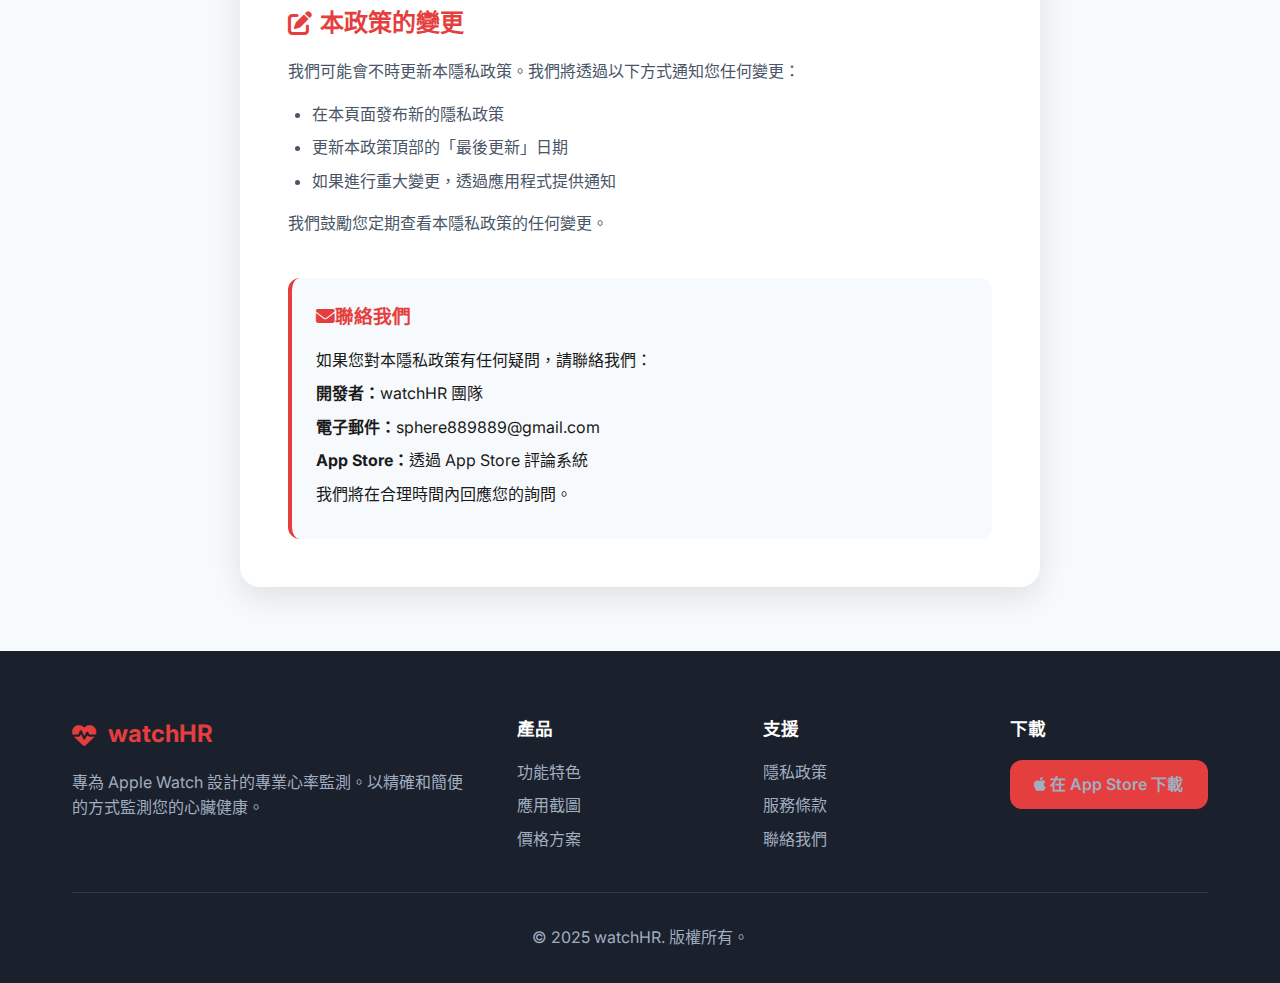
<file: privacy-zh-TW.html>
<!DOCTYPE html>
<html lang="zh-TW">
<head>
    <meta charset="UTF-8">
    <meta name="viewport" content="width=device-width, initial-scale=1.0">
    <title>隱私政策 - watchHR</title>
    <meta name="description" content="watchHR 專業心率監測應用程式的隱私政策">
    <link rel="stylesheet" href="styles.css">
    <link href="https://fonts.googleapis.com/css2?family=Inter:wght@300;400;500;600;700;800;900&display=swap" rel="stylesheet">
    <link rel="stylesheet" href="https://cdnjs.cloudflare.com/ajax/libs/font-awesome/6.4.0/css/all.min.css">
    <style>
        .privacy-page {
            padding: 8rem 0 4rem 0;
            background: #f7fafc;
        }
        
        .privacy-container {
            max-width: 800px;
            margin: 0 auto;
            background: white;
            border-radius: 20px;
            padding: 3rem;
            box-shadow: 0 10px 30px rgba(0, 0, 0, 0.1);
        }
        
        .privacy-header {
            text-align: center;
            margin-bottom: 3rem;
            padding-bottom: 2rem;
            border-bottom: 2px solid #e2e8f0;
        }
        
        .privacy-header h1 {
            font-size: 2.5rem;
            font-weight: 800;
            color: #1a202c;
            margin-bottom: 1rem;
        }
        
        .privacy-header p {
            color: #718096;
            font-size: 1.1rem;
        }
        
        .privacy-section {
            margin-bottom: 2.5rem;
        }
        
        .privacy-section h2 {
            font-size: 1.5rem;
            font-weight: 700;
            color: #e53e3e;
            margin-bottom: 1rem;
            display: flex;
            align-items: center;
            gap: 0.5rem;
        }
        
        .privacy-section h3 {
            font-size: 1.25rem;
            font-weight: 600;
            color: #1a202c;
            margin: 1.5rem 0 0.75rem 0;
        }
        
        .privacy-section p {
            color: #4a5568;
            line-height: 1.7;
            margin-bottom: 1rem;
        }
        
        .privacy-section ul {
            margin: 1rem 0;
            padding-left: 1.5rem;
        }
        
        .privacy-section li {
            color: #4a5568;
            line-height: 1.6;
            margin-bottom: 0.5rem;
        }
        
        .privacy-section strong {
            color: #1a202c;
            font-weight: 600;
        }
        
        .back-link {
            display: inline-flex;
            align-items: center;
            gap: 0.5rem;
            color: #e53e3e;
            text-decoration: none;
            font-weight: 600;
            margin-bottom: 2rem;
            transition: all 0.3s ease;
        }
        
        .back-link:hover {
            color: #c53030;
            transform: translateX(-5px);
        }
        
        .contact-info {
            background: #f7fafc;
            border-radius: 12px;
            padding: 1.5rem;
            margin-top: 2rem;
            border-left: 4px solid #e53e3e;
        }
        
        .contact-info h3 {
            color: #e53e3e;
            margin-bottom: 1rem;
        }
        
        .contact-info p {
            margin-bottom: 0.5rem;
        }
        
        @media (max-width: 768px) {
            .privacy-container {
                margin: 0 1rem;
                padding: 2rem;
            }
            
            .privacy-header h1 {
                font-size: 2rem;
            }
            
            .privacy-section h2 {
                font-size: 1.25rem;
            }
        }
    </style>
</head>
<body>
    <!-- Navigation -->
    <nav class="navbar">
        <div class="nav-container">
            <div class="nav-logo">
                <div class="logo-icon">
                    <i class="fas fa-heartbeat"></i>
                </div>
                <span class="logo-text">watchHR</span>
            </div>
            <div class="nav-links">
                <a href="index.html" class="nav-link">首頁</a>
                <a href="index.html#features" class="nav-link">功能特色</a>
                <a href="index.html#pricing" class="nav-link">價格方案</a>
                <a href="privacy.html" class="nav-link">隱私政策</a>
            </div>
            <div class="nav-toggle">
                <span></span>
                <span></span>
                <span></span>
            </div>
        </div>
    </nav>

    <!-- Privacy Policy Content -->
    <section class="privacy-page">
        <div class="container">
            <a href="index.html" class="back-link">
                <i class="fas fa-arrow-left"></i>
                返回首頁
            </a>
            
            <div class="privacy-container">
                <div class="privacy-header">
                    <h1>隱私政策</h1>
                    <p>最後更新：2025年7月</p>
                </div>

                <div class="privacy-section">
                    <h2><i class="fas fa-shield-alt"></i>概述</h2>
                    <p>watchHR 是一款專為 Apple Watch 設計的心率監測應用程式。我們非常重視您的隱私權，本政策說明我們如何處理您的個人資訊。本隱私政策適用於所有 watchHR 應用程式的用戶。</p>
                    <p>使用 watchHR 即表示您同意根據本政策收集和使用資訊。除本隱私政策所述外，我們不會與任何人使用或分享您的資訊。</p>
                </div>

                <div class="privacy-section">
                    <h2><i class="fas fa-database"></i>我們收集的資料</h2>
                    
                    <h3>健康資料</h3>
                    <p>watchHR 收集以下健康相關資訊以提供核心功能：</p>
                    <ul>
                        <li><strong>心率資料：</strong>應用程式需要存取您的心率資訊以提供監測服務並顯示實時心率數值。</li>
                        <li><strong>運動資料：</strong>記錄您的運動類型、時長和相關心率資料，用於分析和追蹤目的。</li>
                        <li><strong>健康統計：</strong>計算並儲存您的心率區間和運動表現統計，幫助您了解健身進度。</li>
                        <li><strong>活動資料：</strong>基本活動資訊，為您的心率測量提供背景。</li>
                    </ul>

                    <h3>裝置資訊</h3>
                    <p>我們可能會收集基本裝置資訊，例如：</p>
                    <ul>
                        <li>Apple Watch 型號和作業系統版本</li>
                        <li>應用程式版本和使用統計</li>
                        <li>效能和崩潰資料（如適用）</li>
                    </ul>
                </div>

                <div class="privacy-section">
                    <h2><i class="fas fa-lock"></i>我們如何使用您的資料</h2>
                    <p>我們將收集的資料用於以下目的：</p>
                    <ul>
                        <li><strong>核心功能：</strong>提供心率監測、運動追蹤和健康分析功能。</li>
                        <li><strong>個人化：</strong>根據您的健康資料和偏好自訂應用程式體驗。</li>
                        <li><strong>改進：</strong>改善應用程式效能、修復錯誤和開發新功能。</li>
                        <li><strong>支援：</strong>提供客戶支援並回應您的詢問。</li>
                    </ul>
                </div>

                <div class="privacy-section">
                    <h2><i class="fas fa-home"></i>資料儲存和安全</h2>
                    
                    <h3>本地儲存</h3>
                    <p>您的所有健康資料都使用 Apple 的安全儲存機制儲存在您的裝置上：</p>
                    <ul>
                        <li>我們不會將您的健康資訊上傳到外部伺服器</li>
                        <li>資料透過 Apple 的 HealthKit 框架安全管理</li>
                        <li>所有資料傳輸都使用 Apple 的安全協議加密</li>
                        <li>我們遵循 Apple 的資料保護最佳實務</li>
                    </ul>

                    <h3>資料安全</h3>
                    <p>我們實施以下安全措施：</p>
                    <ul>
                        <li>使用 Apple 的安全框架保護您的資料</li>
                        <li>所有資料傳輸都經過加密</li>
                        <li>遵循 Apple 的資料保護最佳實務</li>
                        <li>定期安全更新和維護</li>
                    </ul>
                </div>

                <div class="privacy-section">
                    <h2><i class="fas fa-share-alt"></i>資料分享</h2>
                    <p>我們不會出售、交易或以其他方式將您的個人資訊轉移給第三方。但是，我們可能在以下有限情況下分享資訊：</p>
                    <ul>
                        <li><strong>法律要求：</strong>如果法律要求或為保護我們的權利和安全</li>
                        <li><strong>服務提供商：</strong>與協助我們營運應用程式的受信任第三方服務提供商（如有）</li>
                        <li><strong>同意：</strong>在您明確同意特定目的的情況下</li>
                    </ul>
                </div>

                <div class="privacy-section">
                    <h2><i class="fas fa-user-check"></i>您的權利和控制</h2>
                    
                    <h3>資料控制</h3>
                    <p>您對您的資料擁有以下權利：</p>
                    <ul>
                        <li><strong>存取：</strong>您可以隨時在應用程式內查看您的健康資料</li>
                        <li><strong>修改：</strong>您可以隨時在設定中修改或刪除個人資料</li>
                        <li><strong>撤銷：</strong>您可以透過裝置設定撤銷 HealthKit 存取權限</li>
                        <li><strong>刪除：</strong>刪除應用程式將自動移除所有本地資料</li>
                    </ul>

                    <h3>HealthKit 權限</h3>
                    <p>watchHR 請求存取 HealthKit 資料以提供核心功能。您可以：</p>
                    <ul>
                        <li>授予或拒絕特定資料類型存取</li>
                        <li>隨時透過設定 > 隱私與安全 > 健康撤銷存取</li>
                        <li>選擇要與應用程式分享的資料</li>
                    </ul>
                </div>

                <div class="privacy-section">
                    <h2><i class="fas fa-cookie-bite"></i>Cookie 和追蹤</h2>
                    <p>watchHR 不使用 cookie 或追蹤技術。除了應用程式核心功能所需的資訊外，我們不收集、追蹤或儲存任何個人身份識別資訊。</p>
                </div>

                <div class="privacy-section">
                    <h2><i class="fas fa-child"></i>兒童隱私</h2>
                    <p>watchHR 不適合13歲以下兒童使用。我們不會故意收集13歲以下兒童的個人資訊。如果您是父母或監護人，並認為您的孩子向我們提供了個人資訊，請立即聯絡我們。</p>
                </div>

                <div class="privacy-section">
                    <h2><i class="fas fa-globe"></i>國際用戶</h2>
                    <p>watchHR 設計為符合各種司法管轄區的隱私法律。如果您從居住國以外的地方使用應用程式，請注意您的資訊可能會被轉移並儲存在您的居住國，那裡的隱私法律可能不同。</p>
                </div>

                <div class="privacy-section">
                    <h2><i class="fas fa-edit"></i>本政策的變更</h2>
                    <p>我們可能會不時更新本隱私政策。我們將透過以下方式通知您任何變更：</p>
                    <ul>
                        <li>在本頁面發布新的隱私政策</li>
                        <li>更新本政策頂部的「最後更新」日期</li>
                        <li>如果進行重大變更，透過應用程式提供通知</li>
                    </ul>
                    <p>我們鼓勵您定期查看本隱私政策的任何變更。</p>
                </div>

                <div class="contact-info">
                    <h3><i class="fas fa-envelope"></i>聯絡我們</h3>
                    <p>如果您對本隱私政策有任何疑問，請聯絡我們：</p>
                    <p><strong>開發者：</strong>watchHR 團隊</p>
                    <p><strong>電子郵件：</strong>sphere889889@gmail.com</p>
                    <p><strong>App Store：</strong>透過 App Store 評論系統</p>
                    <p>我們將在合理時間內回應您的詢問。</p>
                </div>
            </div>
        </div>
    </section>

    <!-- Footer -->
    <footer class="footer">
        <div class="container">
            <div class="footer-content">
                <div class="footer-section">
                    <div class="footer-logo">
                        <i class="fas fa-heartbeat"></i>
                        <span>watchHR</span>
                    </div>
                    <p>專為 Apple Watch 設計的專業心率監測。以精確和簡便的方式監測您的心臟健康。</p>
                </div>
                <div class="footer-section">
                    <h4>產品</h4>
                    <a href="index.html#features">功能特色</a>
                    <a href="index.html#screenshots">應用截圖</a>
                    <a href="index.html#pricing">價格方案</a>
                </div>
                <div class="footer-section">
                    <h4>支援</h4>
                    <a href="privacy.html">隱私政策</a>
                    <a href="#terms">服務條款</a>
                    <a href="#contact">聯絡我們</a>
                </div>
                <div class="footer-section">
                    <h4>下載</h4>
                    <a href="#download" class="download-link">
                        <i class="fab fa-apple"></i>
                        <span>在 App Store 下載</span>
                    </a>
                </div>
            </div>
            <div class="footer-bottom">
                <p>&copy; 2025 watchHR. 版權所有。</p>
            </div>
        </div>
    </footer>

    <script src="script.js"></script>
</body>
</html>
</file>
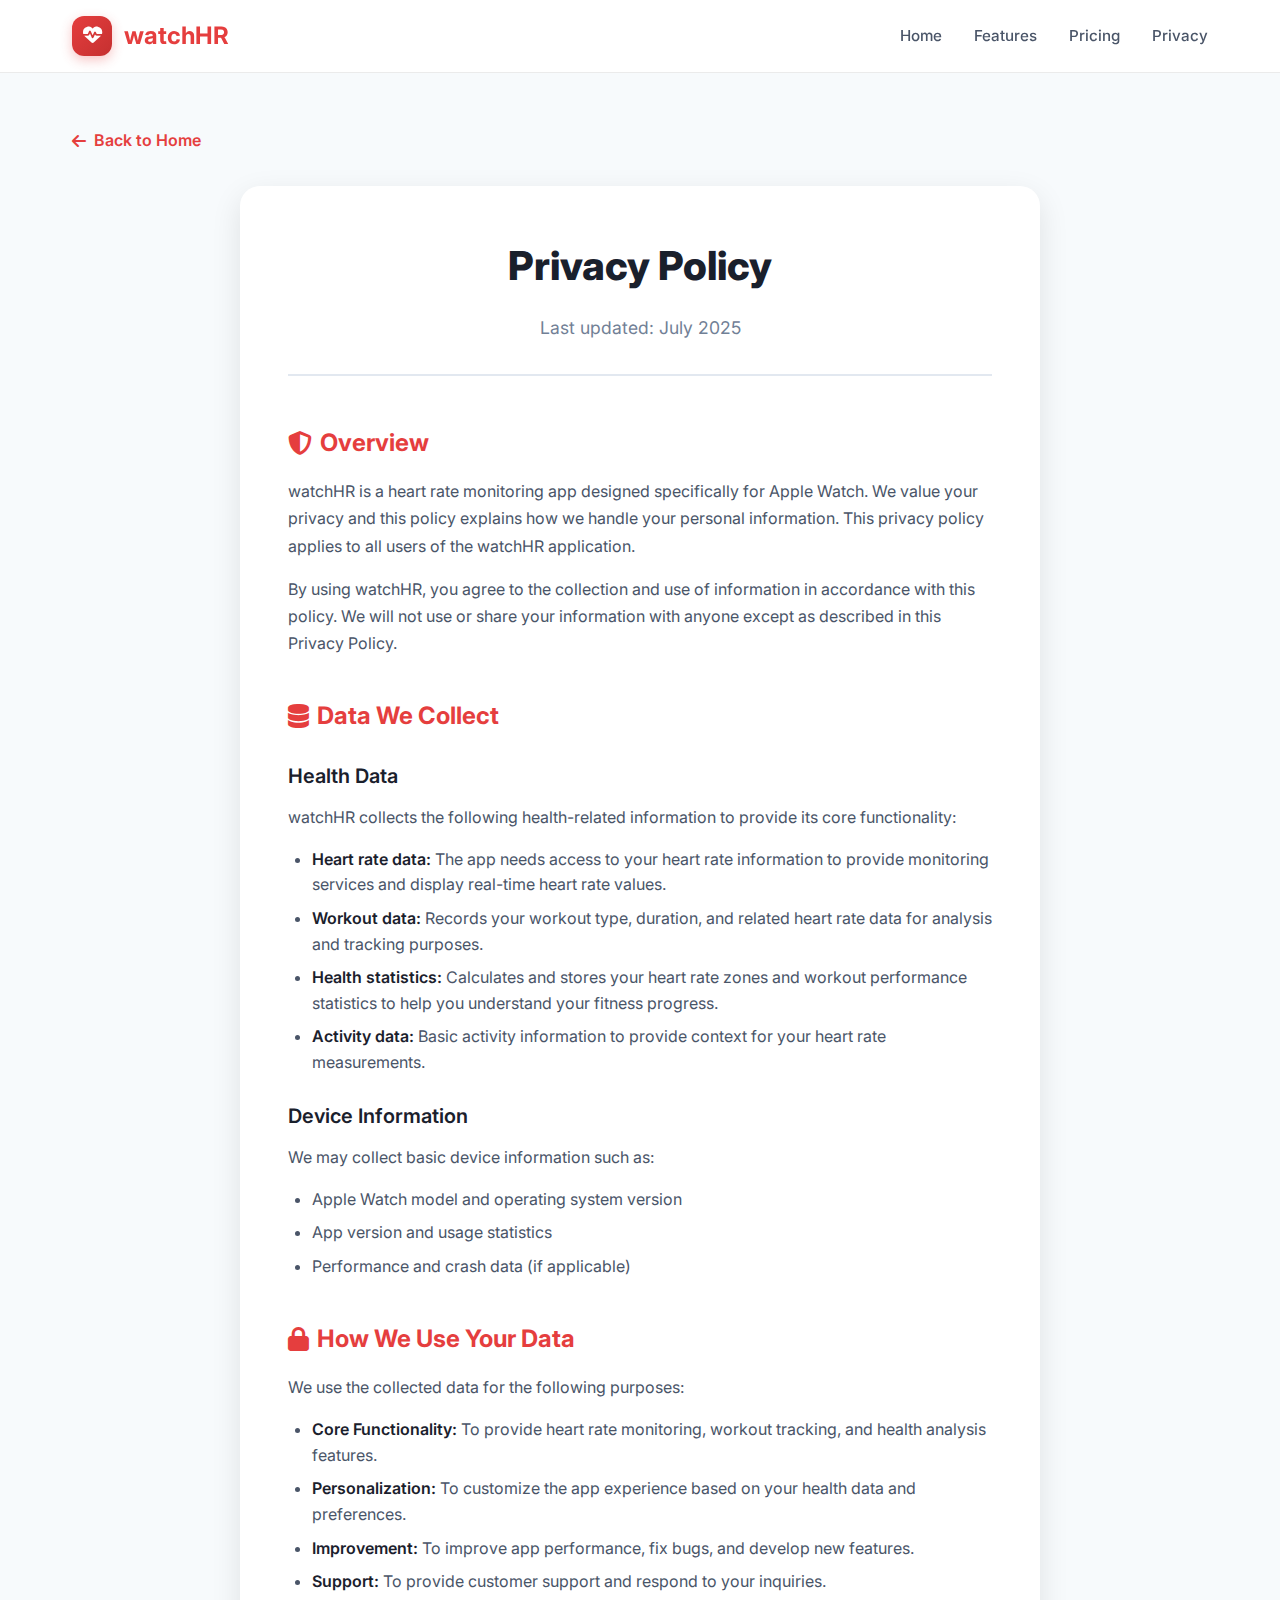
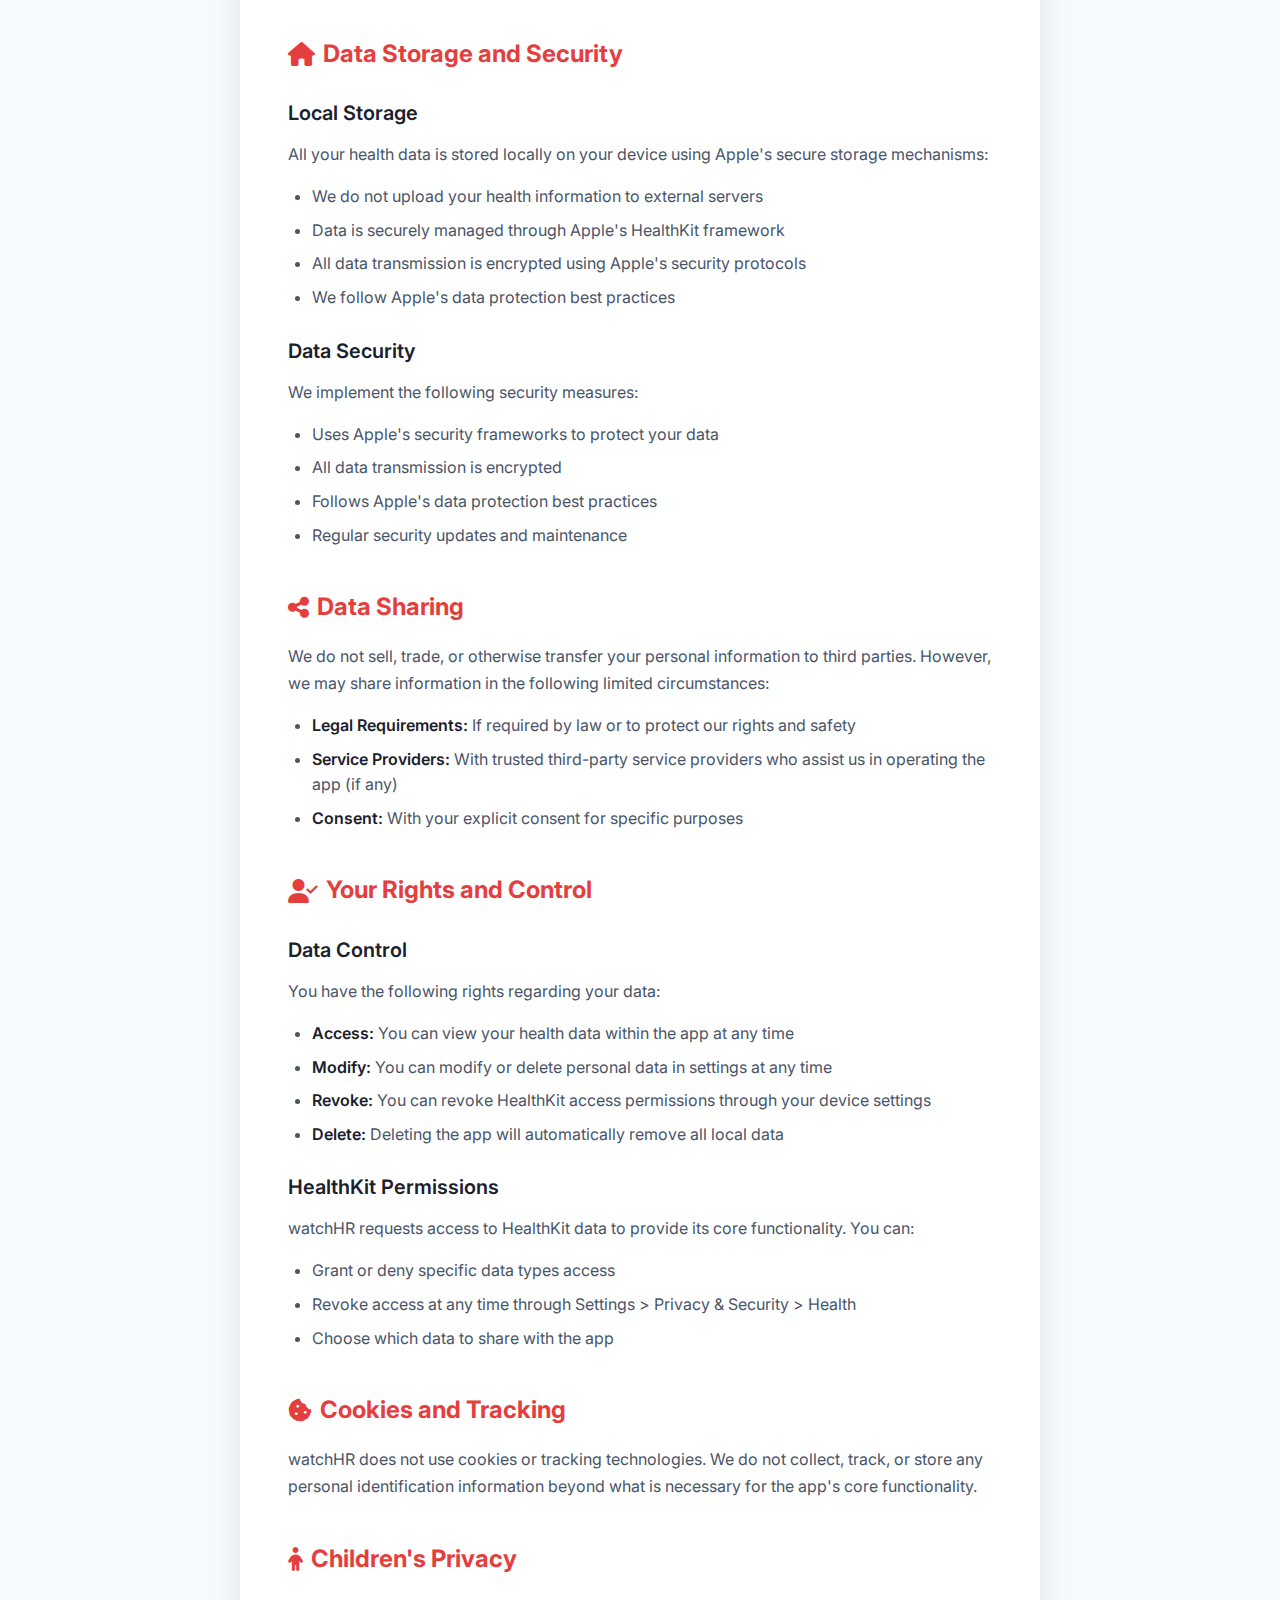
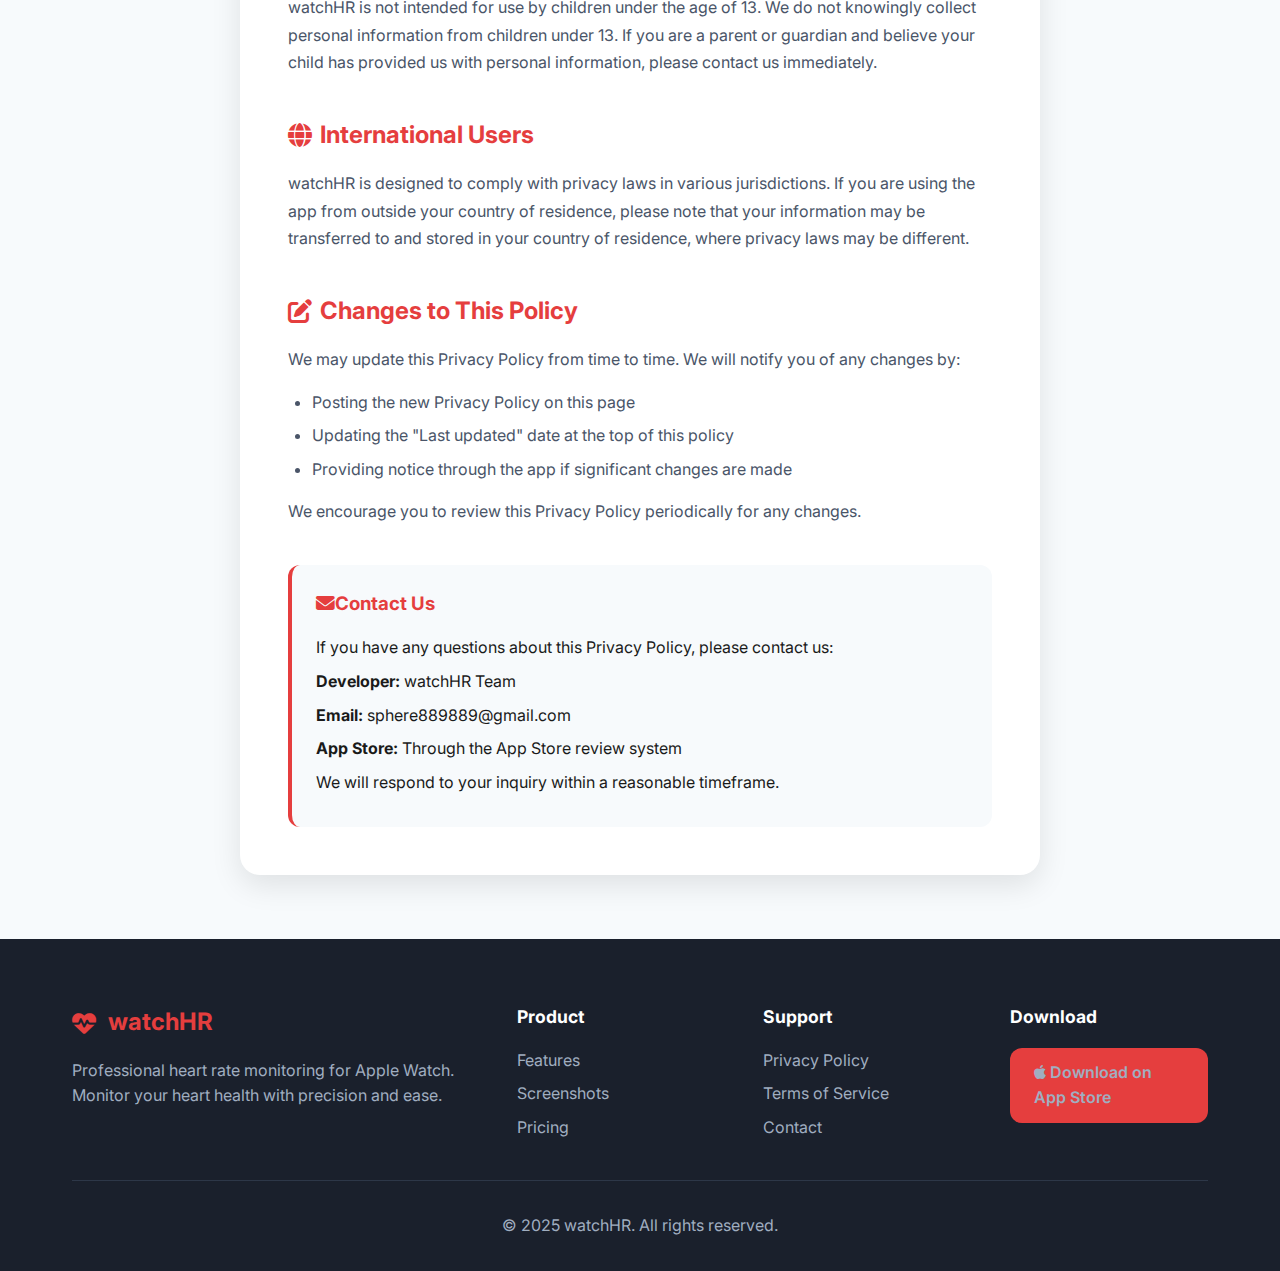
<file: privacy.html>
<!DOCTYPE html>
<html lang="en">
<head>
    <meta charset="UTF-8">
    <meta name="viewport" content="width=device-width, initial-scale=1.0">
    <title>Privacy Policy - watchHR</title>
    <meta name="description" content="Privacy Policy for watchHR - Professional Heart Rate Monitoring App">
    <link rel="stylesheet" href="styles.css">
    <link href="https://fonts.googleapis.com/css2?family=Inter:wght@300;400;500;600;700;800;900&display=swap" rel="stylesheet">
    <link rel="stylesheet" href="https://cdnjs.cloudflare.com/ajax/libs/font-awesome/6.4.0/css/all.min.css">
    <style>
        .privacy-page {
            padding: 8rem 0 4rem 0;
            background: #f7fafc;
        }
        
        .privacy-container {
            max-width: 800px;
            margin: 0 auto;
            background: white;
            border-radius: 20px;
            padding: 3rem;
            box-shadow: 0 10px 30px rgba(0, 0, 0, 0.1);
        }
        
        .privacy-header {
            text-align: center;
            margin-bottom: 3rem;
            padding-bottom: 2rem;
            border-bottom: 2px solid #e2e8f0;
        }
        
        .privacy-header h1 {
            font-size: 2.5rem;
            font-weight: 800;
            color: #1a202c;
            margin-bottom: 1rem;
        }
        
        .privacy-header p {
            color: #718096;
            font-size: 1.1rem;
        }
        
        .privacy-section {
            margin-bottom: 2.5rem;
        }
        
        .privacy-section h2 {
            font-size: 1.5rem;
            font-weight: 700;
            color: #e53e3e;
            margin-bottom: 1rem;
            display: flex;
            align-items: center;
            gap: 0.5rem;
        }
        
        .privacy-section h3 {
            font-size: 1.25rem;
            font-weight: 600;
            color: #1a202c;
            margin: 1.5rem 0 0.75rem 0;
        }
        
        .privacy-section p {
            color: #4a5568;
            line-height: 1.7;
            margin-bottom: 1rem;
        }
        
        .privacy-section ul {
            margin: 1rem 0;
            padding-left: 1.5rem;
        }
        
        .privacy-section li {
            color: #4a5568;
            line-height: 1.6;
            margin-bottom: 0.5rem;
        }
        
        .privacy-section strong {
            color: #1a202c;
            font-weight: 600;
        }
        
        .back-link {
            display: inline-flex;
            align-items: center;
            gap: 0.5rem;
            color: #e53e3e;
            text-decoration: none;
            font-weight: 600;
            margin-bottom: 2rem;
            transition: all 0.3s ease;
        }
        
        .back-link:hover {
            color: #c53030;
            transform: translateX(-5px);
        }
        
        .contact-info {
            background: #f7fafc;
            border-radius: 12px;
            padding: 1.5rem;
            margin-top: 2rem;
            border-left: 4px solid #e53e3e;
        }
        
        .contact-info h3 {
            color: #e53e3e;
            margin-bottom: 1rem;
        }
        
        .contact-info p {
            margin-bottom: 0.5rem;
        }
        
        @media (max-width: 768px) {
            .privacy-container {
                margin: 0 1rem;
                padding: 2rem;
            }
            
            .privacy-header h1 {
                font-size: 2rem;
            }
            
            .privacy-section h2 {
                font-size: 1.25rem;
            }
        }
    </style>
</head>
<body>
    <!-- Navigation -->
    <nav class="navbar">
        <div class="nav-container">
            <div class="nav-logo">
                <div class="logo-icon">
                    <i class="fas fa-heartbeat"></i>
                </div>
                <span class="logo-text">watchHR</span>
            </div>
            <div class="nav-links">
                <a href="index.html" class="nav-link">Home</a>
                <a href="index.html#features" class="nav-link">Features</a>
                <a href="index.html#pricing" class="nav-link">Pricing</a>
                <a href="privacy.html" class="nav-link">Privacy</a>
            </div>
            <div class="nav-toggle">
                <span></span>
                <span></span>
                <span></span>
            </div>
        </div>
    </nav>

    <!-- Privacy Policy Content -->
    <section class="privacy-page">
        <div class="container">
            <a href="index.html" class="back-link">
                <i class="fas fa-arrow-left"></i>
                Back to Home
            </a>
            
            <div class="privacy-container">
                <div class="privacy-header">
                    <h1>Privacy Policy</h1>
                    <p>Last updated: July 2025</p>
                </div>

                <div class="privacy-section">
                    <h2><i class="fas fa-shield-alt"></i>Overview</h2>
                    <p>watchHR is a heart rate monitoring app designed specifically for Apple Watch. We value your privacy and this policy explains how we handle your personal information. This privacy policy applies to all users of the watchHR application.</p>
                    <p>By using watchHR, you agree to the collection and use of information in accordance with this policy. We will not use or share your information with anyone except as described in this Privacy Policy.</p>
                </div>

                <div class="privacy-section">
                    <h2><i class="fas fa-database"></i>Data We Collect</h2>
                    
                    <h3>Health Data</h3>
                    <p>watchHR collects the following health-related information to provide its core functionality:</p>
                    <ul>
                        <li><strong>Heart rate data:</strong> The app needs access to your heart rate information to provide monitoring services and display real-time heart rate values.</li>
                        <li><strong>Workout data:</strong> Records your workout type, duration, and related heart rate data for analysis and tracking purposes.</li>
                        <li><strong>Health statistics:</strong> Calculates and stores your heart rate zones and workout performance statistics to help you understand your fitness progress.</li>
                        <li><strong>Activity data:</strong> Basic activity information to provide context for your heart rate measurements.</li>
                    </ul>

                    <h3>Device Information</h3>
                    <p>We may collect basic device information such as:</p>
                    <ul>
                        <li>Apple Watch model and operating system version</li>
                        <li>App version and usage statistics</li>
                        <li>Performance and crash data (if applicable)</li>
                    </ul>
                </div>

                <div class="privacy-section">
                    <h2><i class="fas fa-lock"></i>How We Use Your Data</h2>
                    <p>We use the collected data for the following purposes:</p>
                    <ul>
                        <li><strong>Core Functionality:</strong> To provide heart rate monitoring, workout tracking, and health analysis features.</li>
                        <li><strong>Personalization:</strong> To customize the app experience based on your health data and preferences.</li>
                        <li><strong>Improvement:</strong> To improve app performance, fix bugs, and develop new features.</li>
                        <li><strong>Support:</strong> To provide customer support and respond to your inquiries.</li>
                    </ul>
                </div>

                <div class="privacy-section">
                    <h2><i class="fas fa-home"></i>Data Storage and Security</h2>
                    
                    <h3>Local Storage</h3>
                    <p>All your health data is stored locally on your device using Apple's secure storage mechanisms:</p>
                    <ul>
                        <li>We do not upload your health information to external servers</li>
                        <li>Data is securely managed through Apple's HealthKit framework</li>
                        <li>All data transmission is encrypted using Apple's security protocols</li>
                        <li>We follow Apple's data protection best practices</li>
                    </ul>

                    <h3>Data Security</h3>
                    <p>We implement the following security measures:</p>
                    <ul>
                        <li>Uses Apple's security frameworks to protect your data</li>
                        <li>All data transmission is encrypted</li>
                        <li>Follows Apple's data protection best practices</li>
                        <li>Regular security updates and maintenance</li>
                    </ul>
                </div>

                <div class="privacy-section">
                    <h2><i class="fas fa-share-alt"></i>Data Sharing</h2>
                    <p>We do not sell, trade, or otherwise transfer your personal information to third parties. However, we may share information in the following limited circumstances:</p>
                    <ul>
                        <li><strong>Legal Requirements:</strong> If required by law or to protect our rights and safety</li>
                        <li><strong>Service Providers:</strong> With trusted third-party service providers who assist us in operating the app (if any)</li>
                        <li><strong>Consent:</strong> With your explicit consent for specific purposes</li>
                    </ul>
                </div>

                <div class="privacy-section">
                    <h2><i class="fas fa-user-check"></i>Your Rights and Control</h2>
                    
                    <h3>Data Control</h3>
                    <p>You have the following rights regarding your data:</p>
                    <ul>
                        <li><strong>Access:</strong> You can view your health data within the app at any time</li>
                        <li><strong>Modify:</strong> You can modify or delete personal data in settings at any time</li>
                        <li><strong>Revoke:</strong> You can revoke HealthKit access permissions through your device settings</li>
                        <li><strong>Delete:</strong> Deleting the app will automatically remove all local data</li>
                    </ul>

                    <h3>HealthKit Permissions</h3>
                    <p>watchHR requests access to HealthKit data to provide its core functionality. You can:</p>
                    <ul>
                        <li>Grant or deny specific data types access</li>
                        <li>Revoke access at any time through Settings > Privacy & Security > Health</li>
                        <li>Choose which data to share with the app</li>
                    </ul>
                </div>

                <div class="privacy-section">
                    <h2><i class="fas fa-cookie-bite"></i>Cookies and Tracking</h2>
                    <p>watchHR does not use cookies or tracking technologies. We do not collect, track, or store any personal identification information beyond what is necessary for the app's core functionality.</p>
                </div>

                <div class="privacy-section">
                    <h2><i class="fas fa-child"></i>Children's Privacy</h2>
                    <p>watchHR is not intended for use by children under the age of 13. We do not knowingly collect personal information from children under 13. If you are a parent or guardian and believe your child has provided us with personal information, please contact us immediately.</p>
                </div>

                <div class="privacy-section">
                    <h2><i class="fas fa-globe"></i>International Users</h2>
                    <p>watchHR is designed to comply with privacy laws in various jurisdictions. If you are using the app from outside your country of residence, please note that your information may be transferred to and stored in your country of residence, where privacy laws may be different.</p>
                </div>

                <div class="privacy-section">
                    <h2><i class="fas fa-edit"></i>Changes to This Policy</h2>
                    <p>We may update this Privacy Policy from time to time. We will notify you of any changes by:</p>
                    <ul>
                        <li>Posting the new Privacy Policy on this page</li>
                        <li>Updating the "Last updated" date at the top of this policy</li>
                        <li>Providing notice through the app if significant changes are made</li>
                    </ul>
                    <p>We encourage you to review this Privacy Policy periodically for any changes.</p>
                </div>

                <div class="contact-info">
                    <h3><i class="fas fa-envelope"></i>Contact Us</h3>
                    <p>If you have any questions about this Privacy Policy, please contact us:</p>
                    <p><strong>Developer:</strong> watchHR Team</p>
                    <p><strong>Email:</strong> sphere889889@gmail.com</p>
                    <p><strong>App Store:</strong> Through the App Store review system</p>
                    <p>We will respond to your inquiry within a reasonable timeframe.</p>
                </div>
            </div>
        </div>
    </section>

    <!-- Footer -->
    <footer class="footer">
        <div class="container">
            <div class="footer-content">
                <div class="footer-section">
                    <div class="footer-logo">
                        <i class="fas fa-heartbeat"></i>
                        <span>watchHR</span>
                    </div>
                    <p>Professional heart rate monitoring for Apple Watch. Monitor your heart health with precision and ease.</p>
                </div>
                <div class="footer-section">
                    <h4>Product</h4>
                    <a href="index.html#features">Features</a>
                    <a href="index.html#screenshots">Screenshots</a>
                    <a href="index.html#pricing">Pricing</a>
                </div>
                <div class="footer-section">
                    <h4>Support</h4>
                    <a href="privacy.html">Privacy Policy</a>
                    <a href="#terms">Terms of Service</a>
                    <a href="#contact">Contact</a>
                </div>
                <div class="footer-section">
                    <h4>Download</h4>
                    <a href="#download" class="download-link">
                        <i class="fab fa-apple"></i>
                        <span>Download on App Store</span>
                    </a>
                </div>
            </div>
            <div class="footer-bottom">
                <p>&copy; 2025 watchHR. All rights reserved.</p>
            </div>
        </div>
    </footer>

    <script src="script.js"></script>
</body>
</html>
</file>
<file: styles.css>
/* Reset and Base Styles */
* {
    margin: 0;
    padding: 0;
    box-sizing: border-box;
}

body {
    font-family: 'Inter', -apple-system, BlinkMacSystemFont, 'Segoe UI', Roboto, sans-serif;
    line-height: 1.6;
    color: #1a1a1a;
    background: #ffffff;
    overflow-x: hidden;
}

.container {
    max-width: 1200px;
    margin: 0 auto;
    padding: 0 2rem;
}

/* Navigation */
.navbar {
    background: rgba(255, 255, 255, 0.95);
    backdrop-filter: blur(20px);
    border-bottom: 1px solid rgba(0, 0, 0, 0.08);
    position: fixed;
    top: 0;
    left: 0;
    right: 0;
    z-index: 1000;
    transition: all 0.3s ease;
}

.nav-container {
    max-width: 1200px;
    margin: 0 auto;
    display: flex;
    align-items: center;
    justify-content: space-between;
    padding: 1rem 2rem;
}

.nav-logo {
    display: flex;
    align-items: center;
    gap: 0.75rem;
    font-weight: 700;
    font-size: 1.5rem;
    color: #e53e3e;
}

.logo-icon {
    width: 40px;
    height: 40px;
    background: linear-gradient(135deg, #e53e3e, #c53030);
    border-radius: 12px;
    display: flex;
    align-items: center;
    justify-content: center;
    color: white;
    font-size: 1.2rem;
    box-shadow: 0 4px 12px rgba(229, 62, 62, 0.3);
}

.nav-links {
    display: flex;
    align-items: center;
    gap: 2rem;
}

.nav-link {
    color: #4a5568;
    text-decoration: none;
    font-weight: 500;
    font-size: 0.95rem;
    transition: all 0.3s ease;
    position: relative;
}

.nav-link:hover {
    color: #e53e3e;
}

.nav-link::after {
    content: '';
    position: absolute;
    bottom: -4px;
    left: 0;
    width: 0;
    height: 2px;
    background: #e53e3e;
    transition: width 0.3s ease;
}

.nav-link:hover::after {
    width: 100%;
}

.language-switcher {
    display: flex;
    gap: 0.5rem;
    margin-left: 1rem;
}

.lang-btn {
    background: transparent;
    border: 1px solid #e2e8f0;
    color: #4a5568;
    border-radius: 8px;
    padding: 0.5rem 1rem;
    font-weight: 600;
    font-size: 0.85rem;
    cursor: pointer;
    transition: all 0.3s ease;
}

.lang-btn.active,
.lang-btn:hover {
    background: #e53e3e;
    color: white;
    border-color: #e53e3e;
    transform: translateY(-1px);
    box-shadow: 0 4px 12px rgba(229, 62, 62, 0.3);
}

.nav-toggle {
    display: none;
    flex-direction: column;
    gap: 4px;
    cursor: pointer;
}

.nav-toggle span {
    width: 25px;
    height: 3px;
    background: #4a5568;
    border-radius: 2px;
    transition: all 0.3s ease;
}

/* Hero Section */
.hero {
    background: linear-gradient(135deg, #ffffff 0%, #f7fafc 50%, #edf2f7 100%);
    padding: 8rem 0 4rem 0;
    position: relative;
    overflow: hidden;
}

.hero::before {
    content: '';
    position: absolute;
    top: 0;
    left: 0;
    right: 0;
    bottom: 0;
    background: url('data:image/svg+xml,<svg xmlns="http://www.w3.org/2000/svg" viewBox="0 0 100 100"><defs><pattern id="grid" width="10" height="10" patternUnits="userSpaceOnUse"><path d="M 10 0 L 0 0 0 10" fill="none" stroke="%23e2e8f0" stroke-width="0.5"/></pattern></defs><rect width="100" height="100" fill="url(%23grid)"/></svg>');
    opacity: 0.3;
}

.hero-container {
    max-width: 1200px;
    margin: 0 auto;
    display: grid;
    grid-template-columns: 1fr 1fr;
    gap: 4rem;
    align-items: center;
    padding: 0 2rem;
    position: relative;
    z-index: 1;
}

.hero-content {
    max-width: 500px;
}

.hero-badge {
    display: inline-flex;
    align-items: center;
    gap: 0.5rem;
    background: rgba(229, 62, 62, 0.1);
    color: #e53e3e;
    padding: 0.5rem 1rem;
    border-radius: 50px;
    font-weight: 600;
    font-size: 0.9rem;
    margin-bottom: 1.5rem;
    border: 1px solid rgba(229, 62, 62, 0.2);
}

.hero-title {
    font-size: 3.5rem;
    font-weight: 900;
    color: #1a202c;
    margin-bottom: 1.5rem;
    line-height: 1.1;
    background: linear-gradient(135deg, #1a202c 0%, #e53e3e 100%);
    -webkit-background-clip: text;
    -webkit-text-fill-color: transparent;
    background-clip: text;
}

.hero-subtitle {
    font-size: 1.25rem;
    color: #4a5568;
    margin-bottom: 2rem;
    line-height: 1.6;
}

.hero-stats {
    display: flex;
    gap: 2rem;
    margin-bottom: 2.5rem;
}

.stat-item {
    text-align: center;
}

.stat-number {
    font-size: 2rem;
    font-weight: 800;
    color: #e53e3e;
    margin-bottom: 0.25rem;
}

.stat-label {
    font-size: 0.9rem;
    color: #718096;
    font-weight: 500;
}

.hero-buttons {
    display: flex;
    gap: 1rem;
    flex-wrap: wrap;
}

.btn {
    display: inline-flex;
    align-items: center;
    gap: 0.5rem;
    padding: 1rem 2rem;
    border-radius: 12px;
    font-weight: 600;
    font-size: 1rem;
    text-decoration: none;
    transition: all 0.3s ease;
    border: none;
    cursor: pointer;
    position: relative;
    overflow: hidden;
}

.btn::before {
    content: '';
    position: absolute;
    top: 0;
    left: -100%;
    width: 100%;
    height: 100%;
    background: linear-gradient(90deg, transparent, rgba(255, 255, 255, 0.2), transparent);
    transition: left 0.5s ease;
}

.btn:hover::before {
    left: 100%;
}

.btn-primary {
    background: linear-gradient(135deg, #e53e3e, #c53030);
    color: white;
    box-shadow: 0 8px 25px rgba(229, 62, 62, 0.3);
}

.btn-primary:hover {
    transform: translateY(-2px);
    box-shadow: 0 12px 35px rgba(229, 62, 62, 0.4);
}

.btn-secondary {
    background: white;
    color: #e53e3e;
    border: 2px solid #e53e3e;
    box-shadow: 0 4px 15px rgba(229, 62, 62, 0.1);
}

.btn-secondary:hover {
    background: #e53e3e;
    color: white;
    transform: translateY(-2px);
    box-shadow: 0 8px 25px rgba(229, 62, 62, 0.3);
}

/* Hero Visual */
.hero-visual {
    display: flex;
    justify-content: center;
    align-items: center;
}

.watch-showcase {
    position: relative;
}

.watch-device {
    position: relative;
    width: 280px;
    height: 400px;
    background: linear-gradient(145deg, #2d3748, #1a202c);
    border-radius: 40px;
    padding: 20px;
    box-shadow: 
        0 20px 60px rgba(0, 0, 0, 0.3),
        0 0 0 1px rgba(255, 255, 255, 0.1) inset;
    transform: perspective(1000px) rotateY(-15deg) rotateX(5deg);
    transition: transform 0.3s ease;
}

.watch-device:hover {
    transform: perspective(1000px) rotateY(-10deg) rotateX(2deg);
}

.watch-screen {
    width: 100%;
    height: 100%;
    border-radius: 30px;
    overflow: hidden;
    position: relative;
    display: none;
    background: #000;
}

.watch-screen.active {
    display: block;
}

.screen-image {
    width: 100%;
    height: 100%;
    object-fit: cover;
    border-radius: 30px;
}

.screen-indicators {
    display: flex;
    justify-content: center;
    gap: 0.5rem;
    margin-top: 1.5rem;
}

.indicator {
    width: 12px;
    height: 12px;
    border-radius: 50%;
    background: #cbd5e0;
    border: none;
    cursor: pointer;
    transition: all 0.3s ease;
}

.indicator.active {
    background: #e53e3e;
    transform: scale(1.2);
}

/* Section Headers */
.section-header {
    text-align: center;
    margin-bottom: 4rem;
}

.section-title {
    font-size: 2.5rem;
    font-weight: 800;
    color: #1a202c;
    margin-bottom: 1rem;
}

.section-subtitle {
    font-size: 1.1rem;
    color: #718096;
    max-width: 600px;
    margin: 0 auto;
    line-height: 1.6;
}

/* Features Section */
.features {
    padding: 6rem 0;
    background: white;
}

.features-grid {
    display: grid;
    grid-template-columns: repeat(auto-fit, minmax(350px, 1fr));
    gap: 2rem;
}

.feature-card {
    background: white;
    padding: 2.5rem;
    border-radius: 20px;
    border: 1px solid #e2e8f0;
    transition: all 0.3s ease;
    position: relative;
    overflow: hidden;
}

.feature-card::before {
    content: '';
    position: absolute;
    top: 0;
    left: 0;
    right: 0;
    height: 4px;
    background: linear-gradient(90deg, #e53e3e, #c53030);
    transform: scaleX(0);
    transition: transform 0.3s ease;
}

.feature-card:hover {
    transform: translateY(-8px);
    box-shadow: 0 20px 40px rgba(0, 0, 0, 0.1);
    border-color: #e53e3e;
}

.feature-card:hover::before {
    transform: scaleX(1);
}

.feature-icon {
    width: 60px;
    height: 60px;
    background: linear-gradient(135deg, #e53e3e, #c53030);
    border-radius: 16px;
    display: flex;
    align-items: center;
    justify-content: center;
    color: white;
    font-size: 1.5rem;
    margin-bottom: 1.5rem;
    box-shadow: 0 8px 20px rgba(229, 62, 62, 0.3);
}

.feature-title {
    font-size: 1.25rem;
    font-weight: 700;
    color: #1a202c;
    margin-bottom: 1rem;
}

.feature-description {
    color: #718096;
    line-height: 1.6;
}

/* Screenshots Section */
.screenshots {
    padding: 6rem 0;
    background: #f7fafc;
}

.screenshots-grid {
    display: grid;
    grid-template-columns: repeat(auto-fit, minmax(300px, 1fr));
    gap: 2rem;
}

.screenshot-item {
    position: relative;
}

.screenshot-card {
    background: white;
    border-radius: 20px;
    overflow: hidden;
    box-shadow: 0 10px 30px rgba(0, 0, 0, 0.1);
    transition: all 0.3s ease;
    position: relative;
}

.screenshot-card:hover {
    transform: translateY(-8px);
    box-shadow: 0 20px 50px rgba(0, 0, 0, 0.15);
}

.screenshot-image {
    width: 100%;
    height: 400px;
    object-fit: cover;
    transition: transform 0.3s ease;
}

.screenshot-card:hover .screenshot-image {
    transform: scale(1.05);
}

.screenshot-overlay {
    position: absolute;
    bottom: 0;
    left: 0;
    right: 0;
    background: linear-gradient(transparent, rgba(0, 0, 0, 0.8));
    color: white;
    padding: 2rem;
    transform: translateY(100%);
    transition: transform 0.3s ease;
}

.screenshot-card:hover .screenshot-overlay {
    transform: translateY(0);
}

.screenshot-overlay h4 {
    font-size: 1.1rem;
    font-weight: 700;
    margin-bottom: 0.5rem;
}

.screenshot-overlay p {
    font-size: 0.9rem;
    opacity: 0.9;
    line-height: 1.4;
}

/* Pricing Section */
.pricing {
    padding: 6rem 0;
    background: white;
}

.pricing-card {
    max-width: 500px;
    margin: 0 auto;
    background: white;
    border-radius: 24px;
    border: 2px solid #e2e8f0;
    overflow: hidden;
    box-shadow: 0 20px 40px rgba(0, 0, 0, 0.1);
    transition: all 0.3s ease;
}

.pricing-card:hover {
    transform: translateY(-8px);
    box-shadow: 0 30px 60px rgba(0, 0, 0, 0.15);
    border-color: #e53e3e;
}

.pricing-header {
    background: linear-gradient(135deg, #e53e3e, #c53030);
    color: white;
    padding: 3rem 2rem 2rem;
    text-align: center;
    position: relative;
}

.pricing-badge {
    display: inline-flex;
    align-items: center;
    gap: 0.5rem;
    background: rgba(255, 255, 255, 0.2);
    padding: 0.5rem 1rem;
    border-radius: 50px;
    font-weight: 600;
    font-size: 0.9rem;
    margin-bottom: 1rem;
    backdrop-filter: blur(10px);
}

.pricing-title {
    font-size: 1.5rem;
    font-weight: 700;
    margin-bottom: 1rem;
}

.price {
    display: flex;
    align-items: baseline;
    justify-content: center;
    gap: 0.5rem;
    margin-bottom: 1rem;
}

.currency {
    font-size: 1.2rem;
    font-weight: 600;
}

.amount {
    font-size: 3rem;
    font-weight: 900;
}

.period {
    font-size: 1rem;
    opacity: 0.9;
}

.pricing-description {
    font-size: 0.95rem;
    opacity: 0.9;
    line-height: 1.5;
}

.pricing-features {
    padding: 2rem;
}

.feature-item {
    display: flex;
    align-items: center;
    gap: 1rem;
    margin-bottom: 1rem;
    font-size: 0.95rem;
}

.feature-item i {
    color: #48bb78;
    font-size: 1.1rem;
}

.pricing-cta {
    padding: 0 2rem 2rem;
    text-align: center;
}

.btn-large {
    width: 100%;
    padding: 1.25rem 2rem;
    font-size: 1.1rem;
}

.pricing-note {
    margin-top: 1rem;
    font-size: 0.9rem;
    color: #718096;
}

/* Privacy Section */
.privacy {
    padding: 6rem 0;
    background: #f7fafc;
}

.privacy-grid {
    display: grid;
    grid-template-columns: repeat(auto-fit, minmax(300px, 1fr));
    gap: 2rem;
}

.privacy-card {
    background: white;
    padding: 2.5rem;
    border-radius: 20px;
    text-align: center;
    border: 1px solid #e2e8f0;
    transition: all 0.3s ease;
}

.privacy-card:hover {
    transform: translateY(-5px);
    box-shadow: 0 15px 35px rgba(0, 0, 0, 0.1);
    border-color: #e53e3e;
}

.privacy-icon {
    width: 80px;
    height: 80px;
    background: linear-gradient(135deg, #e53e3e, #c53030);
    border-radius: 20px;
    display: flex;
    align-items: center;
    justify-content: center;
    color: white;
    font-size: 2rem;
    margin: 0 auto 1.5rem;
    box-shadow: 0 10px 25px rgba(229, 62, 62, 0.3);
}

.privacy-card h3 {
    font-size: 1.25rem;
    font-weight: 700;
    color: #1a202c;
    margin-bottom: 1rem;
}

.privacy-card p {
    color: #718096;
    line-height: 1.6;
}

/* Footer */
.footer {
    background: #1a202c;
    color: white;
    padding: 4rem 0 2rem;
}

.footer-content {
    display: grid;
    grid-template-columns: 2fr 1fr 1fr 1fr;
    gap: 3rem;
    margin-bottom: 2rem;
}

.footer-logo {
    display: flex;
    align-items: center;
    gap: 0.75rem;
    font-weight: 700;
    font-size: 1.5rem;
    color: #e53e3e;
    margin-bottom: 1rem;
}

.footer-section p {
    color: #a0aec0;
    line-height: 1.6;
    margin-bottom: 1.5rem;
}

.footer-section h4 {
    font-size: 1.1rem;
    font-weight: 700;
    margin-bottom: 1rem;
    color: white;
}

.footer-section a {
    display: block;
    color: #a0aec0;
    text-decoration: none;
    margin-bottom: 0.5rem;
    transition: color 0.3s ease;
}

.footer-section a:hover {
    color: #e53e3e;
}

.download-link {
    display: inline-flex;
    align-items: center;
    gap: 0.5rem;
    background: #e53e3e;
    color: white;
    padding: 0.75rem 1.5rem;
    border-radius: 12px;
    font-weight: 600;
    transition: all 0.3s ease;
}

.download-link:hover {
    background: #c53030;
    transform: translateY(-2px);
    box-shadow: 0 8px 25px rgba(229, 62, 62, 0.3);
}

.footer-bottom {
    border-top: 1px solid #2d3748;
    padding-top: 2rem;
    text-align: center;
    color: #a0aec0;
}

/* Responsive Design */
@media (max-width: 1024px) {
    .hero-container {
        grid-template-columns: 1fr;
        gap: 3rem;
        text-align: center;
    }
    
    .hero-title {
        font-size: 3rem;
    }
    
    .hero-stats {
        justify-content: center;
    }
    
    .watch-device {
        transform: none;
    }
    
    .watch-device:hover {
        transform: none;
    }
}

@media (max-width: 768px) {
    .nav-links {
        display: none;
    }
    
    .nav-toggle {
        display: flex;
    }
    
    .hero {
        padding: 6rem 0 3rem 0;
    }
    
    .hero-title {
        font-size: 2.5rem;
    }
    
    .hero-subtitle {
        font-size: 1.1rem;
    }
    
    .hero-stats {
        flex-direction: column;
        gap: 1rem;
    }
    
    .hero-buttons {
        flex-direction: column;
        align-items: center;
    }
    
    .btn {
        width: 100%;
        max-width: 300px;
        justify-content: center;
    }
    
    .section-title {
        font-size: 2rem;
    }
    
    .features-grid,
    .screenshots-grid,
    .privacy-grid {
        grid-template-columns: 1fr;
    }
    
    .footer-content {
        grid-template-columns: 1fr;
        gap: 2rem;
        text-align: center;
    }
    
    .container {
        padding: 0 1rem;
    }
}

@media (max-width: 480px) {
    .hero-title {
        font-size: 2rem;
    }
    
    .hero-subtitle {
        font-size: 1rem;
    }
    
    .watch-device {
        width: 240px;
        height: 340px;
    }
    
    .section-title {
        font-size: 1.75rem;
    }
    
    .feature-card,
    .privacy-card {
        padding: 2rem;
    }
    
    .pricing-header {
        padding: 2rem 1.5rem 1.5rem;
    }
    
    .pricing-features {
        padding: 1.5rem;
    }
    
    .pricing-cta {
        padding: 0 1.5rem 1.5rem;
    }
}

/* Animations */
@keyframes fadeInUp {
    from {
        opacity: 0;
        transform: translateY(30px);
    }
    to {
        opacity: 1;
        transform: translateY(0);
    }
}

@keyframes fadeInLeft {
    from {
        opacity: 0;
        transform: translateX(-30px);
    }
    to {
        opacity: 1;
        transform: translateX(0);
    }
}

@keyframes fadeInRight {
    from {
        opacity: 0;
        transform: translateX(30px);
    }
    to {
        opacity: 1;
        transform: translateX(0);
    }
}

.hero-content {
    animation: fadeInLeft 1s ease-out;
}

.hero-visual {
    animation: fadeInRight 1s ease-out;
}

.feature-card {
    animation: fadeInUp 0.6s ease-out;
}

.screenshot-item {
    animation: fadeInUp 0.6s ease-out;
}

/* Smooth scrolling */
html {
    scroll-behavior: smooth;
}

/* Focus styles for accessibility */
.btn:focus,
.nav-link:focus,
.lang-btn:focus,
.indicator:focus {
    outline: 2px solid #e53e3e;
    outline-offset: 2px;
}
</file>
